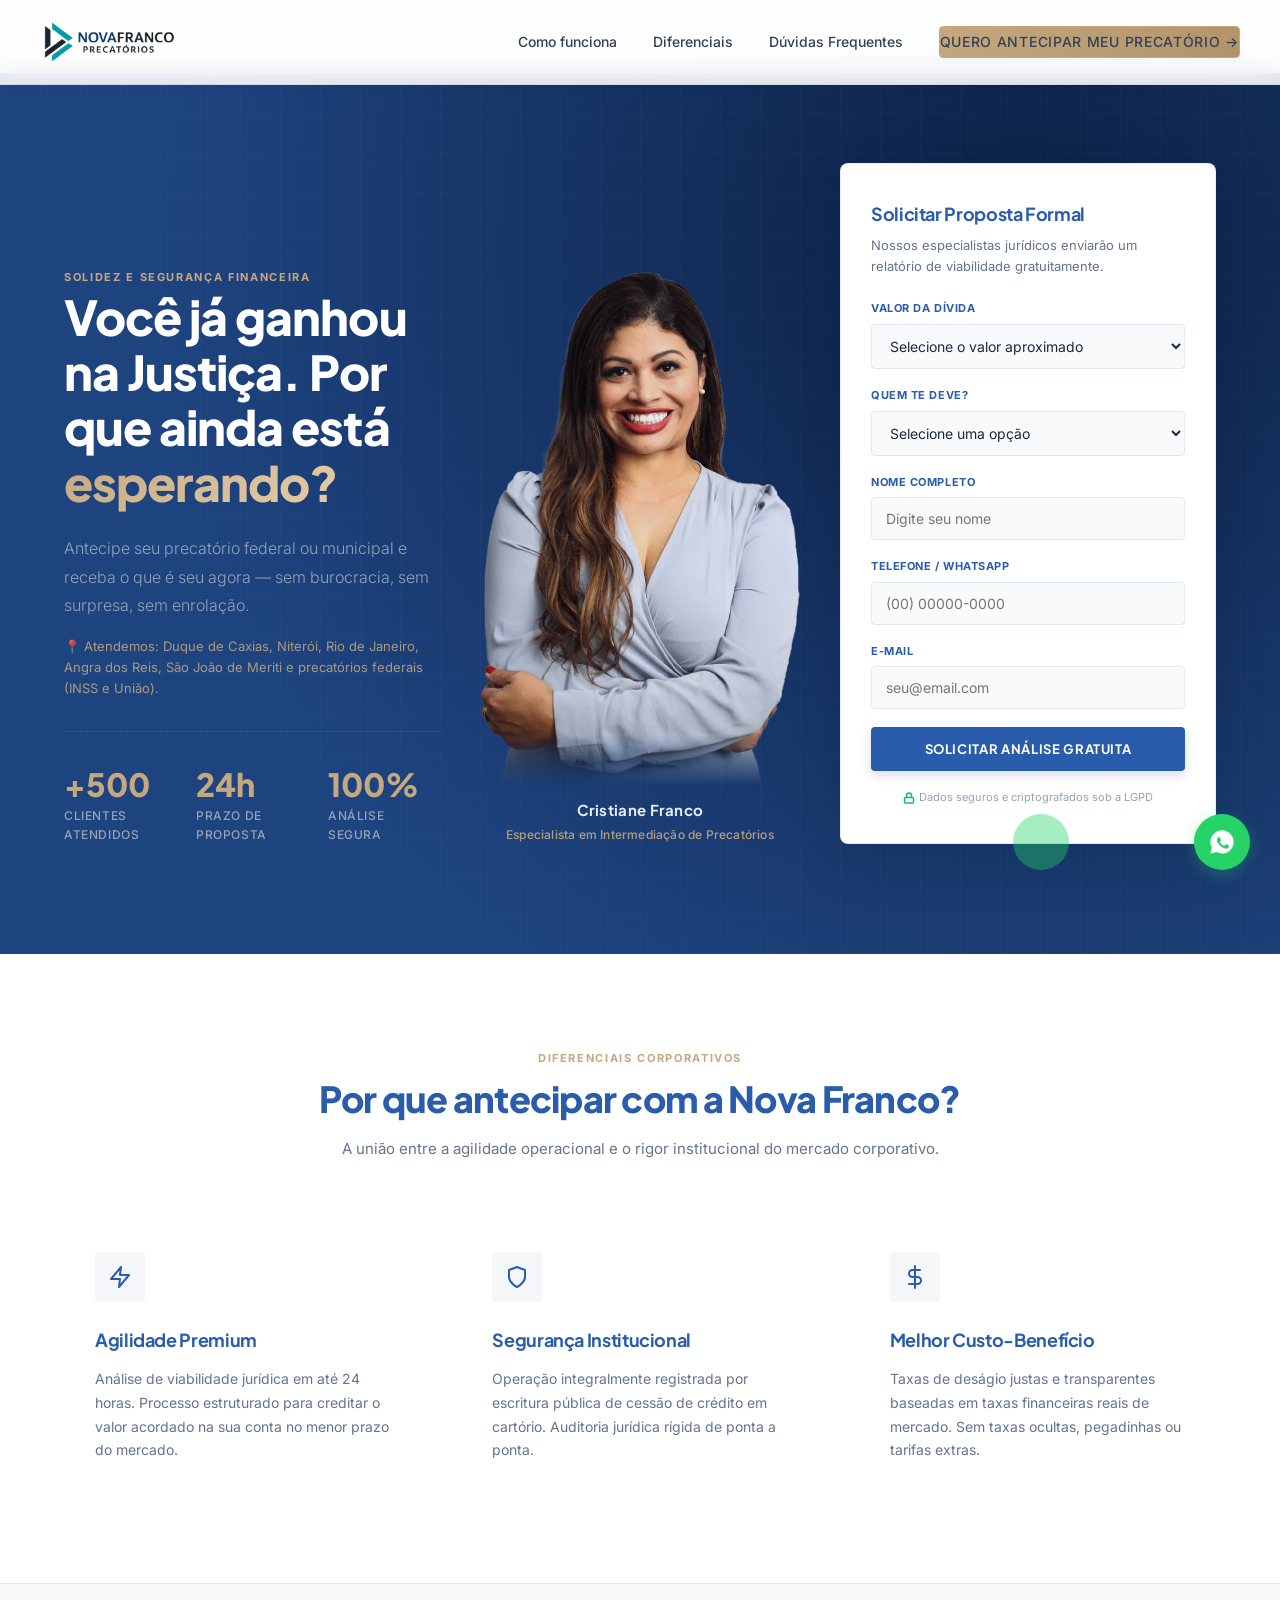
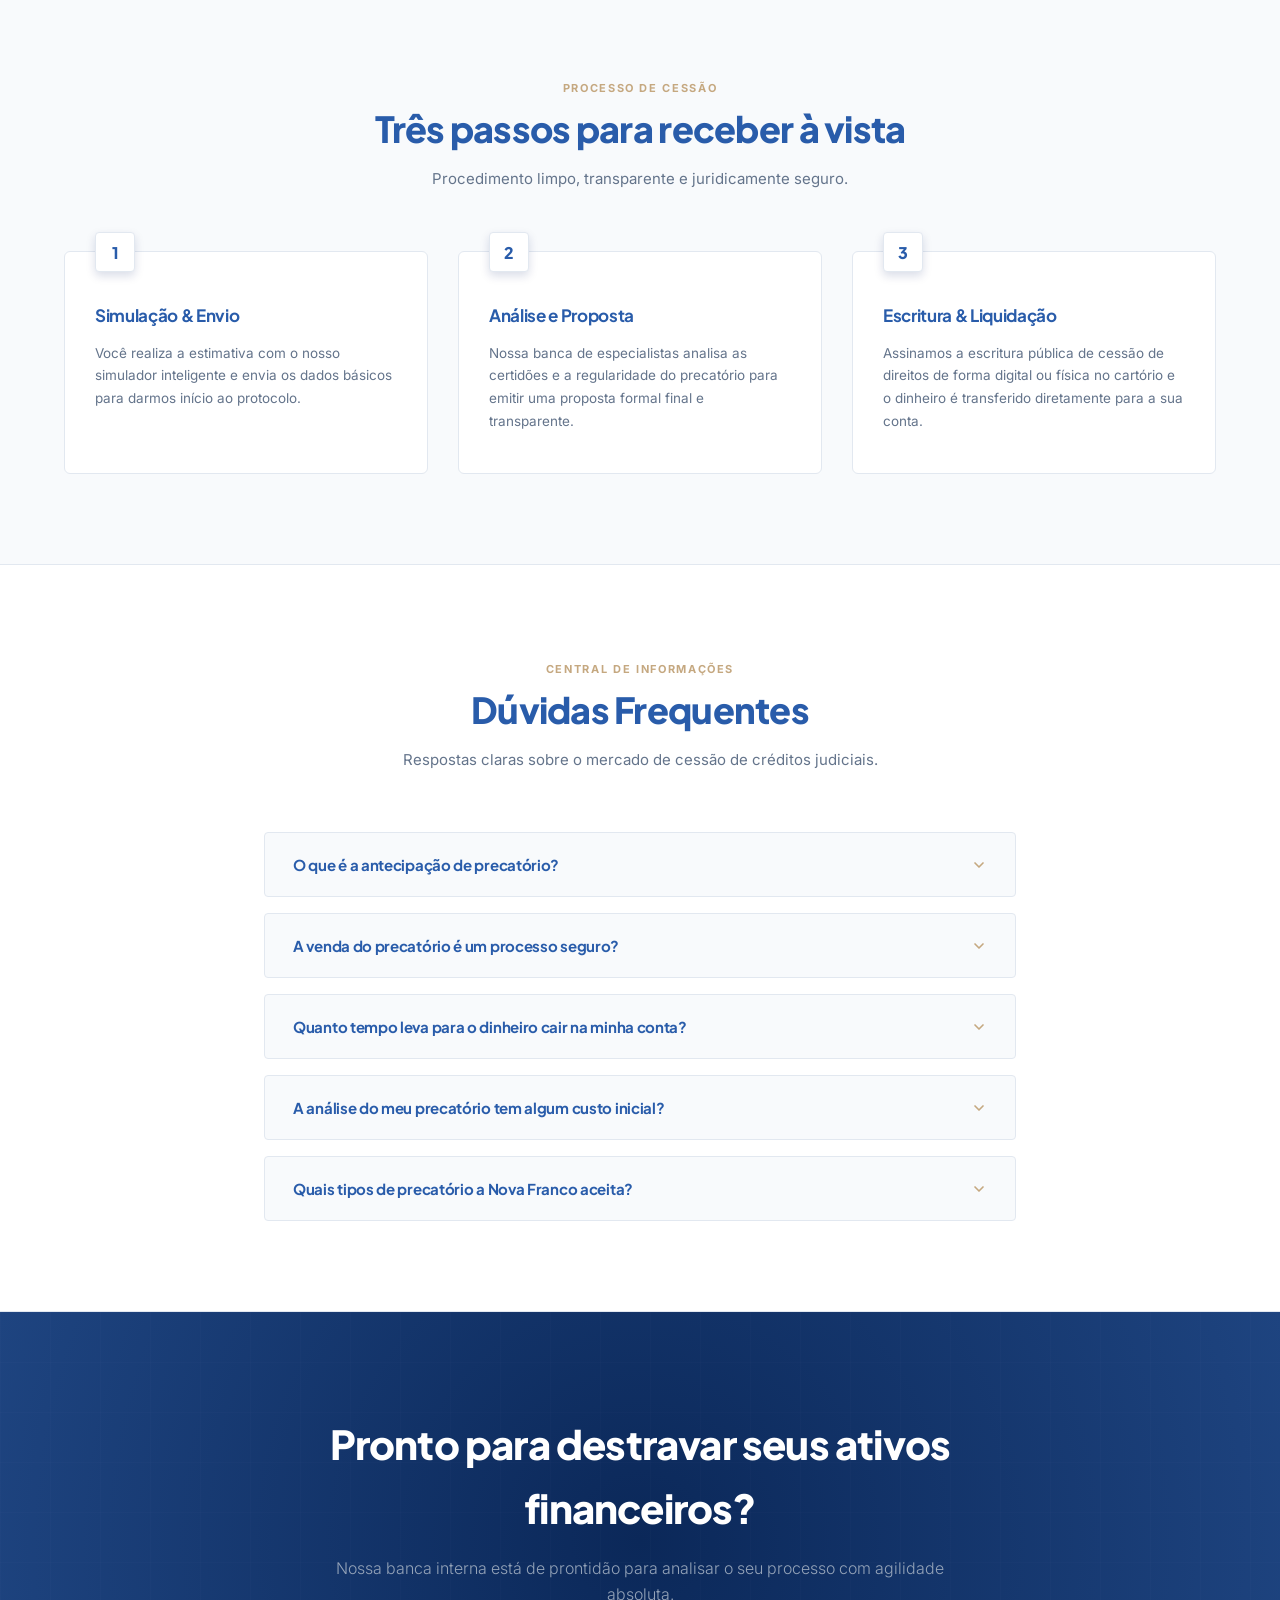
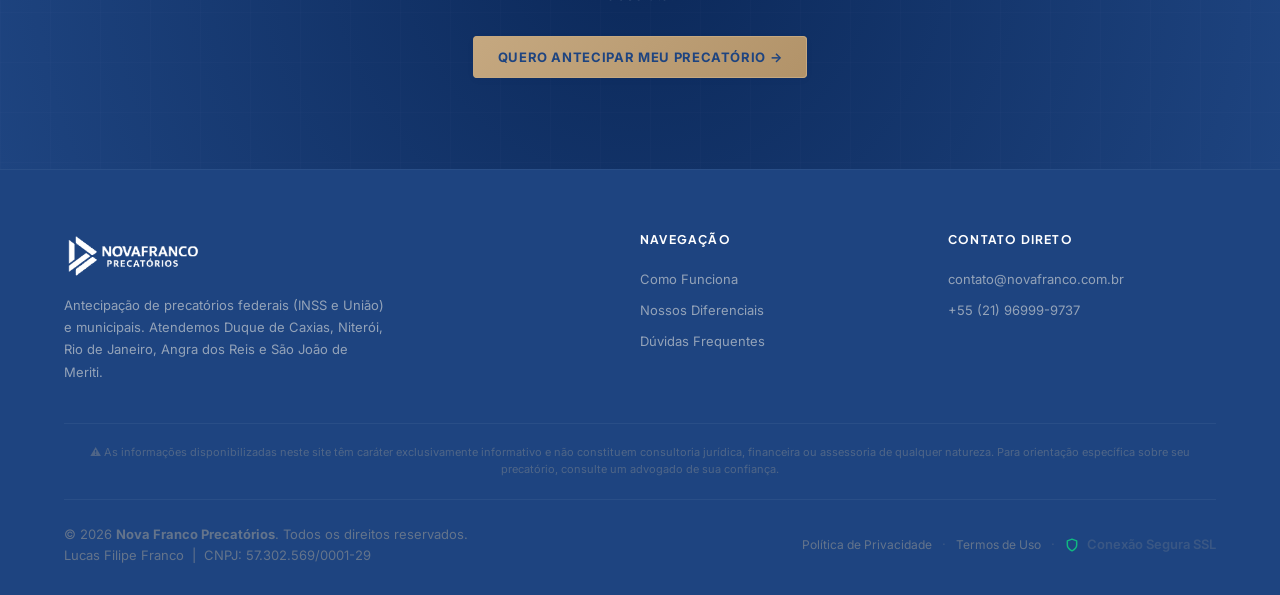
<file: index.html>
<!DOCTYPE html>
<html lang="pt-BR">
<head>
  <meta charset="UTF-8">
  <meta name="viewport" content="width=device-width, initial-scale=1.0">
  <meta name="description" content="Antecipe seu precatório federal (INSS) ou municipal em Duque de Caxias, Niterói, Rio de Janeiro, Angra dos Reis e São João de Meriti. Proposta gratuita em até 24h. Receba à vista o que é seu.">
  <meta name="keywords" content="antecipar precatório, vender precatório, precatório Duque de Caxias, precatório Niterói, precatório Rio de Janeiro, precatório INSS, antecipação precatório RJ, precatório São João de Meriti, precatório Angra dos Reis">
  <meta name="theme-color" content="#05132A">
  <meta name="robots" content="index, follow">
  <title>Antecipar Precatório RJ | Nova Franco Precatórios</title>
  <!-- Favicon -->
  <link rel="icon" type="image/x-icon" href="favicon.ico">
  <link rel="icon" type="image/png" sizes="32x32" href="img/favicon-32x32.png">
  <link rel="icon" type="image/png" sizes="16x16" href="img/favicon-16x16.png">
  <link rel="apple-touch-icon" sizes="180x180" href="img/apple-touch-icon.png">

  <!-- Open Graph (WhatsApp, Facebook, Instagram) -->
  <meta property="og:type" content="website">
  <meta property="og:url" content="https://novafranco.com.br/">
  <meta property="og:title" content="Antecipe seu Precatório e Receba À Vista | Nova Franco">
  <meta property="og:description" content="Você já ganhou na Justiça. Por que ainda está esperando? Antecipe seu precatório federal ou municipal e receba agora — sem burocracia, sem surpresa.">
  <meta property="og:image" content="https://novafranco.com.br/img/og-image.jpg">
  <meta property="og:locale" content="pt_BR">
  <meta property="og:site_name" content="Nova Franco Precatórios">

  <!-- Twitter/X Card -->
  <meta name="twitter:card" content="summary_large_image">
  <meta name="twitter:title" content="Antecipe seu Precatório | Nova Franco Precatórios">
  <meta name="twitter:description" content="Proposta gratuita em até 24h. Atendemos Duque de Caxias, Niterói, Rio de Janeiro, Angra dos Reis e São João de Meriti.">
  <meta name="twitter:image" content="https://novafranco.com.br/img/og-image.jpg">

  <!-- Schema.org LocalBusiness -->
  <script type="application/ld+json">
  {
    "@context": "https://schema.org",
    "@type": "FinancialService",
    "name": "Nova Franco Precatórios",
    "description": "Intermediação e antecipação de precatórios federais (INSS e União) e municipais no Rio de Janeiro. Proposta gratuita em até 24 horas.",
    "url": "https://novafranco.com.br",
    "telephone": "+5521969999737",
    "email": "contato@novafranco.com.br",
    "areaServed": [
      {"@type": "City", "name": "Duque de Caxias"},
      {"@type": "City", "name": "Niterói"},
      {"@type": "City", "name": "Rio de Janeiro"},
      {"@type": "City", "name": "Angra dos Reis"},
      {"@type": "City", "name": "São João de Meriti"}
    ],
    "serviceType": "Antecipação de Precatórios",
    "priceRange": "Gratuito",
    "currenciesAccepted": "BRL",
    "openingHours": "Mo-Fr 09:00-18:00",
    "sameAs": []
  }
  </script>
  
  <!-- Fonts -->
  <link rel="preconnect" href="https://fonts.googleapis.com">
  <link rel="preconnect" href="https://fonts.gstatic.com" crossorigin>
  <link href="https://fonts.googleapis.com/css2?family=Inter:wght@300;400;500;600;700&family=Plus+Jakarta+Sans:wght@500;600;700;800&display=swap" rel="stylesheet">
  
  <!-- Custom CSS -->
  <link rel="stylesheet" href="css/styles.css">

  <!-- Google Tag Manager -->
  <script>(function(w,d,s,l,i){w[l]=w[l]||[];w[l].push({'gtm.start':
  new Date().getTime(),event:'gtm.js'});var f=d.getElementsByTagName(s)[0],
  j=d.createElement(s),dl=l!='dataLayer'?'&l='+l:'';j.async=true;j.src=
  'https://www.googletagmanager.com/gtm.js?id='+i+dl;f.parentNode.insertBefore(j,f);
  })(window,document,'script','dataLayer','GTM-PXS7DNHP');</script>
  <!-- End Google Tag Manager -->

  <!-- Meta Pixel: instalar via Google Tag Manager -->

  <!-- Canonical -->
  <link rel="canonical" href="https://novafranco.com.br/">

  <!-- FAQ Schema -->
  <script type="application/ld+json">
  {
    "@context": "https://schema.org",
    "@type": "FAQPage",
    "mainEntity": [
      {
        "@type": "Question",
        "name": "O que é a antecipação de precatório?",
        "acceptedAnswer": {
          "@type": "Answer",
          "text": "A antecipação (ou cessão de crédito) é uma operação legal e autorizada pelo Artigo 78 do ADCT da Constituição Federal. Ela permite que você venda o direito de receber o seu precatório para a Nova Franco em troca de um pagamento à vista com desconto (deságio), eliminando anos de espera na fila do governo."
        }
      },
      {
        "@type": "Question",
        "name": "A venda do precatório é um processo seguro?",
        "acceptedAnswer": {
          "@type": "Answer",
          "text": "Sim, é extremamente seguro. Todo o processo é formalizado por meio de uma Escritura Pública de Cessão de Crédito lavrada em Cartório de Notas e informada ao tribunal onde corre o processo. Esse procedimento garante proteção jurídica absoluta tanto para quem vende quanto para quem compra o precatório."
        }
      },
      {
        "@type": "Question",
        "name": "Quanto tempo leva para o dinheiro cair na minha conta?",
        "acceptedAnswer": {
          "@type": "Answer",
          "text": "Após o envio dos documentos básicos e aprovação da análise jurídica, a minuta do contrato é elaborada de imediato. A assinatura e a liquidação financeira (TED ou PIX) ocorrem geralmente em um prazo de 24 a 48 horas úteis."
        }
      },
      {
        "@type": "Question",
        "name": "A análise do meu precatório tem algum custo inicial?",
        "acceptedAnswer": {
          "@type": "Answer",
          "text": "Nenhum. A Nova Franco realiza toda a análise cadastral, verificação de regularidade do processo, cálculos matemáticos e análise de riscos de forma 100% gratuita. Você só cede o crédito se concordar formalmente com os valores apresentados na proposta."
        }
      },
      {
        "@type": "Question",
        "name": "Quais tipos de precatório a Nova Franco aceita?",
        "acceptedAnswer": {
          "@type": "Answer",
          "text": "Nós antecipamos precatórios das esferas Federal (contra o INSS, União e autarquias federais) e Municipal (contra grandes capitais e prefeituras do país), tanto de natureza alimentar quanto comum."
        }
      }
    ]
  }
  </script>
</head>
<body>

  <!-- Google Tag Manager (noscript) -->
  <noscript><iframe src="https://www.googletagmanager.com/ns.html?id=GTM-PXS7DNHP"
  height="0" width="0" style="display:none;visibility:hidden"></iframe></noscript>
  <!-- End Google Tag Manager (noscript) -->

  <!-- HEADER -->
  <header id="header">
    <a class="logo" href="#">
      <img src="img/logo.webp" alt="Nova Franco Precatórios" class="logo-img" width="180" height="67">
    </a>
    <!-- Botão WhatsApp no header — visível só no mobile via CSS -->
    <a href="https://wa.me/5521969999737?text=Ol%C3%A1%2C%20gostaria%20de%20solicitar%20uma%20an%C3%A1lise%20gratuita%20do%20meu%20precat%C3%B3rio." target="_blank" class="header-whatsapp-btn" aria-label="WhatsApp">
      <svg viewBox="0 0 24 24" width="28" height="28" fill="#25D366">
        <path d="M12.012 2c-5.506 0-9.989 4.478-9.99 9.984a9.96 9.96 0 001.333 4.993L2 22l5.13-1.343a9.94 9.94 0 004.881 1.28c5.508 0 9.99-4.479 9.991-9.985C22.003 6.478 17.518 2 12.012 2zm6.059 14.152c-.27.76-1.357 1.393-1.857 1.488-.475.09-1.092.164-3.13-.675-2.607-1.074-4.269-3.719-4.4-3.892-.128-.172-1.05-1.393-1.05-2.656 0-1.263.66-1.884.896-2.128.236-.243.513-.304.685-.304.173 0 .346.002.496.009.157.007.367-.06.574.453.212.525.728 1.77.79 1.895.064.126.107.272.022.44-.086.17-.128.272-.258.423-.13.15-.27.337-.386.452-.128.127-.26.265-.113.516.146.251.65 1.071 1.395 1.734.96.857 1.768 1.122 2.023 1.25.255.127.404.107.553-.064.15-.17.637-.745.807-.998.17-.253.339-.212.573-.127.234.086 1.487.702 1.742.829.255.127.425.191.489.301.064.111.064.646-.206 1.406z"/>
      </svg>
    </a>
    <nav class="nav">
      <a href="#como-funciona">Como funciona</a>
      <a href="#beneficios">Diferenciais</a>
      <a href="#faq">Dúvidas Frequentes</a>
      <a href="#simulador" class="btn-gold">Quero antecipar meu precatório →</a>
    </nav>
  </header>

  <!-- HERO SECTION -->
  <section class="hero">
    <div class="container hero-container">
      <div class="hero-content">
        <span class="section-label" style="color: var(--accent-gold);">Solidez e Segurança Financeira</span>
        <h1>Você já ganhou na Justiça. Por que ainda está <span class="gold-text">esperando?</span></h1>
        <p class="hero-subtitle">
          Antecipe seu precatório federal ou municipal e receba o que é seu agora — sem burocracia, sem surpresa, sem enrolação.
        </p>
        <p class="hero-cidades">
          📍 Atendemos: Duque de Caxias, Niterói, Rio de Janeiro, Angra dos Reis, São João de Meriti e precatórios federais (INSS e União).
        </p>

        <div class="hero-stats">
          <div class="stat-item">
            <div class="stat-number">+500</div>
            <div class="stat-label">Clientes Atendidos</div>
          </div>
          <div class="stat-item">
            <div class="stat-number">24h</div>
            <div class="stat-label">Prazo de Proposta</div>
          </div>
          <div class="stat-item">
            <div class="stat-number">100%</div>
            <div class="stat-label">Análise Segura</div>
          </div>
        </div>
      </div>

      <!-- FOTO CRISTIANE -->
      <div class="hero-image-bg">
        <img src="img/cristiane.webp" alt="Cristiane Franco - Especialista em Intermediação de Precatórios">
        <div class="hero-image-caption">
          <span class="hero-caption-name">Cristiane Franco</span>
          <span class="hero-caption-title">Especialista em Intermediação de Precatórios</span>
        </div>
      </div>

      <!-- FORMULÁRIO -->
      <div class="premium-card" id="simulador">
        <div class="card-body">
          <!-- FORMULÁRIO DE PROPOSTA -->
          <div class="tab-content active" id="tab-cadastro">
            <h3 class="card-title">Solicitar Proposta Formal</h3>
            <p class="card-desc">Nossos especialistas jurídicos enviarão um relatório de viabilidade gratuitamente.</p>

            <form class="hero-form" id="contato-form">

              <!-- VALOR DA DÍVIDA -->
              <div class="form-group">
                <label for="select-valor">Valor da Dívida</label>
                <select class="form-control" id="select-valor" name="valor_divida">
                  <option value="" disabled selected>Selecione o valor aproximado</option>
                  <option value="Até R$ 50 mil">Até R$ 50 mil</option>
                  <option value="R$ 50 mil a R$ 100 mil">R$ 50 mil – R$ 100 mil</option>
                  <option value="R$ 100 mil a R$ 500 mil">R$ 100 mil – R$ 500 mil</option>
                  <option value="Acima de R$ 500 mil">Acima de R$ 500 mil</option>
                </select>
              </div>

              <!-- MUNICÍPIO -->
              <div class="form-group">
                <label for="select-municipio">Quem te deve?</label>
                <select class="form-control" id="select-municipio" name="municipio" required>
                  <option value="" disabled selected>Selecione uma opção</option>
                  <option value="Federal - INSS ou União">Federal — INSS ou União</option>
                  <option value="Municipal Duque de Caxias">Prefeitura de Duque de Caxias</option>
                  <option value="Municipal Niterói">Prefeitura de Niterói</option>
                  <option value="Municipal Rio de Janeiro">Prefeitura do Rio de Janeiro</option>
                  <option value="Municipal Angra dos Reis">Prefeitura de Angra dos Reis</option>
                  <option value="Municipal São João de Meriti">Prefeitura de São João de Meriti</option>
                  <option value="Outro município">Outro município</option>
                </select>
              </div>

              <div class="form-group">
                <label for="lead-name">Nome Completo</label>
                <input type="text" id="lead-name" name="nome" class="form-control" placeholder="Digite seu nome" required>
              </div>

              <div class="form-group">
                <label for="lead-phone">Telefone / WhatsApp</label>
                <input type="tel" id="lead-phone" name="telefone" class="form-control" placeholder="(00) 00000-0000" required>
              </div>
              <div class="form-group">
                <label for="lead-email">E-mail</label>
                <input type="email" id="lead-email" name="email" class="form-control" placeholder="seu@email.com">
              </div>

              <div class="form-group" style="margin-top: 10px;">
                <button type="submit" class="btn-submit" id="submit-btn">Solicitar análise gratuita</button>
              </div>

              <div class="form-note">
                <svg width="12" height="12" viewBox="0 0 24 24" fill="none" stroke="currentColor" stroke-width="3" stroke-linecap="round" stroke-linejoin="round" style="color: var(--success);"><rect x="3" y="11" width="18" height="11" rx="2" ry="2"></rect><path d="M7 11V7a5 5 0 0 1 10 0v4"></path></svg>
                Dados seguros e criptografados sob a LGPD
              </div>
            </form>
          </div>
        </div>
      </div>
    </div>
  </section>


  <!-- BENEFITS / DIFFERENTIERS -->
  <section class="benefits" id="beneficios">
    <div class="container">
      <div class="section-hdr">
        <span class="section-label">Diferenciais Corporativos</span>
        <h2 class="section-title">Por que antecipar com a Nova Franco?</h2>
        <p class="section-subtitle">A união entre a agilidade operacional e o rigor institucional do mercado corporativo.</p>
      </div>

      <div class="benefits-grid">
        <div class="benefit-card">
          <div class="benefit-icon-wrapper">
            <svg width="24" height="24" viewBox="0 0 24 24" fill="none" stroke="currentColor" stroke-width="2" stroke-linecap="round" stroke-linejoin="round"><polygon points="13 2 3 14 12 14 11 22 21 10 12 10 13 2"></polygon></svg>
          </div>
          <h3>Agilidade Premium</h3>
          <p>Análise de viabilidade jurídica em até 24 horas. Processo estruturado para creditar o valor acordado na sua conta no menor prazo do mercado.</p>
        </div>

        <div class="benefit-card">
          <div class="benefit-icon-wrapper">
            <svg width="24" height="24" viewBox="0 0 24 24" fill="none" stroke="currentColor" stroke-width="2" stroke-linecap="round" stroke-linejoin="round"><path d="M12 22s8-4 8-10V5l-8-3-8 3v7c0 6 8 10 8 10z"></path></svg>
          </div>
          <h3>Segurança Institucional</h3>
          <p>Operação integralmente registrada por escritura pública de cessão de crédito em cartório. Auditoria jurídica rígida de ponta a ponta.</p>
        </div>

        <div class="benefit-card">
          <div class="benefit-icon-wrapper">
            <svg width="24" height="24" viewBox="0 0 24 24" fill="none" stroke="currentColor" stroke-width="2" stroke-linecap="round" stroke-linejoin="round"><line x1="12" y1="1" x2="12" y2="23"></line><path d="M17 5H9.5a3.5 3.5 0 0 0 0 7h5a3.5 3.5 0 0 1 0 7H6"></path></svg>
          </div>
          <h3>Melhor Custo-Benefício</h3>
          <p>Taxas de deságio justas e transparentes baseadas em taxas financeiras reais de mercado. Sem taxas ocultas, pegadinhas ou tarifas extras.</p>
        </div>
      </div>
    </div>
  </section>

  <!-- HOW IT WORKS (TIMELINE) -->
  <section class="steps" id="como-funciona">
    <div class="container">
      <div class="section-hdr">
        <span class="section-label">Processo de Cessão</span>
        <h2 class="section-title">Três passos para receber à vista</h2>
        <p class="section-subtitle">Procedimento limpo, transparente e juridicamente seguro.</p>
      </div>

      <div class="steps-grid">
        <div class="step-card">
          <div class="step-number">1</div>
          <h3>Simulação & Envio</h3>
          <p>Você realiza a estimativa com o nosso simulador inteligente e envia os dados básicos para darmos início ao protocolo.</p>
        </div>
        <div class="step-card">
          <div class="step-number">2</div>
          <h3>Análise e Proposta</h3>
          <p>Nossa banca de especialistas analisa as certidões e a regularidade do precatório para emitir uma proposta formal final e transparente.</p>
        </div>
        <div class="step-card">
          <div class="step-number">3</div>
          <h3>Escritura & Liquidação</h3>
          <p>Assinamos a escritura pública de cessão de direitos de forma digital ou física no cartório e o dinheiro é transferido diretamente para a sua conta.</p>
        </div>
      </div>
    </div>
  </section>

  <!-- FAQ SECTION -->
  <section class="faq" id="faq">
    <div class="container faq-container">
      <div class="section-hdr">
        <span class="section-label">Central de Informações</span>
        <h2 class="section-title">Dúvidas Frequentes</h2>
        <p class="section-subtitle">Respostas claras sobre o mercado de cessão de créditos judiciais.</p>
      </div>

      <div class="faq-list">
        <div class="faq-item">
          <button class="faq-trigger" onclick="toggleFaq(this)">
            <h3>O que é a antecipação de precatório?</h3>
            <svg class="faq-chevron" width="16" height="16" viewBox="0 0 24 24" fill="none" stroke="currentColor" stroke-width="2.5" stroke-linecap="round" stroke-linejoin="round"><polyline points="6 9 12 15 18 9"></polyline></svg>
          </button>
          <div class="faq-content">
            <div class="faq-content-inner">
              A antecipação (ou cessão de crédito) é uma operação legal e autorizada pelo Artigo 78 do ADCT da Constituição Federal. Ela permite que você venda o direito de receber o seu precatório para a Nova Franco em troca de um pagamento à vista com desconto (deságio), eliminando anos de espera na fila do governo.
            </div>
          </div>
        </div>

        <div class="faq-item">
          <button class="faq-trigger" onclick="toggleFaq(this)">
            <h3>A venda do precatório é um processo seguro?</h3>
            <svg class="faq-chevron" width="16" height="16" viewBox="0 0 24 24" fill="none" stroke="currentColor" stroke-width="2.5" stroke-linecap="round" stroke-linejoin="round"><polyline points="6 9 12 15 18 9"></polyline></svg>
          </button>
          <div class="faq-content">
            <div class="faq-content-inner">
              Sim, é extremamente seguro. Todo o processo é formalizado por meio de uma **Escritura Pública de Cessão de Crédito** lavrada em Cartório de Notas e informada ao tribunal onde corre o processo. Esse procedimento garante proteção jurídica absoluta tanto para quem vende quanto para quem compra o precatório.
            </div>
          </div>
        </div>

        <div class="faq-item">
          <button class="faq-trigger" onclick="toggleFaq(this)">
            <h3>Quanto tempo leva para o dinheiro cair na minha conta?</h3>
            <svg class="faq-chevron" width="16" height="16" viewBox="0 0 24 24" fill="none" stroke="currentColor" stroke-width="2.5" stroke-linecap="round" stroke-linejoin="round"><polyline points="6 9 12 15 18 9"></polyline></svg>
          </button>
          <div class="faq-content">
            <div class="faq-content-inner">
              Após o envio dos documentos básicos e aprovação da análise jurídica, a minuta do contrato é elaborada de imediato. A assinatura e a liquidação financeira (TED ou PIX) ocorrem geralmente em um prazo de **24 a 48 horas úteis**.
            </div>
          </div>
        </div>

        <div class="faq-item">
          <button class="faq-trigger" onclick="toggleFaq(this)">
            <h3>A análise do meu precatório tem algum custo inicial?</h3>
            <svg class="faq-chevron" width="16" height="16" viewBox="0 0 24 24" fill="none" stroke="currentColor" stroke-width="2.5" stroke-linecap="round" stroke-linejoin="round"><polyline points="6 9 12 15 18 9"></polyline></svg>
          </button>
          <div class="faq-content">
            <div class="faq-content-inner">
              Nenhum. A Nova Franco realiza toda a análise cadastral, verificação de regularidade do processo, cálculos matemáticos e análise de riscos de forma **100% gratuita**. Você só cede o crédito se concordar formalmente com os valores apresentados na proposta.
            </div>
          </div>
        </div>

        <div class="faq-item">
          <button class="faq-trigger" onclick="toggleFaq(this)">
            <h3>Quais tipos de precatório a Nova Franco aceita?</h3>
            <svg class="faq-chevron" width="16" height="16" viewBox="0 0 24 24" fill="none" stroke="currentColor" stroke-width="2.5" stroke-linecap="round" stroke-linejoin="round"><polyline points="6 9 12 15 18 9"></polyline></svg>
          </button>
          <div class="faq-content">
            <div class="faq-content-inner">
              Nós antecipamos precatórios das esferas **Federal** (contra o INSS, União e autarquias federais) e **Municipal** (contra grandes capitais e prefeituras do país), tanto de natureza alimentar quanto comum.
            </div>
          </div>
        </div>
      </div>
    </div>
  </section>

  <!-- CTA FINAL -->
  <section class="cta-section">
    <div class="cta-container">
      <h2>Pronto para destravar seus ativos financeiros?</h2>
      <p>Nossa banca interna está de prontidão para analisar o seu processo com agilidade absoluta.</p>
      <a href="#simulador" class="btn-gold">Quero antecipar meu precatório →</a>
    </div>
  </section>

  <!-- FOOTER -->
  <footer>
    <div class="container">
      <div class="footer-grid">
        <div class="footer-info">
          <a class="logo" href="#" style="margin-bottom: 12px;">
            <img src="img/logo.webp" alt="Nova Franco Precatórios" class="logo-img" width="160" height="60" style="filter: brightness(0) invert(1);">
          </a>
          <p>Antecipação de precatórios federais (INSS e União) e municipais. Atendemos Duque de Caxias, Niterói, Rio de Janeiro, Angra dos Reis e São João de Meriti.</p>
        </div>
        <div class="footer-links">
          <h4>Navegação</h4>
          <ul>
            <li><a href="#como-funciona">Como Funciona</a></li>
            <li><a href="#beneficios">Nossos Diferenciais</a></li>
            <li><a href="#faq">Dúvidas Frequentes</a></li>
          </ul>
        </div>
        <div class="footer-links">
          <h4>Contato Direto</h4>
          <ul>
            <li><a href="mailto:contato@novafranco.com.br">contato@novafranco.com.br</a></li>
            <li><a href="tel:+5521969999737">+55 (21) 96999-9737</a></li>
          </ul>
        </div>
      </div>

      <div class="footer-legal">
        <p>⚠️ As informações disponibilizadas neste site têm caráter exclusivamente informativo e não constituem consultoria jurídica, financeira ou assessoria de qualquer natureza. Para orientação específica sobre seu precatório, consulte um advogado de sua confiança.</p>
      </div>

      <div class="footer-bottom">
        <p>&copy; 2026 <strong>Nova Franco Precatórios</strong>. Todos os direitos reservados.<br>
        Lucas Filipe Franco &nbsp;|&nbsp; CNPJ: 57.302.569/0001-29</p>
        <div class="footer-bottom-links">
          <a href="privacidade.html">Política de Privacidade</a>
          <span>·</span>
          <a href="termos.html">Termos de Uso</a>
          <span>·</span>
          <div class="security-badge">
            <svg width="14" height="14" viewBox="0 0 24 24" fill="none" stroke="currentColor" stroke-width="2.5" stroke-linecap="round" stroke-linejoin="round"><path d="M12 22s8-4 8-10V5l-8-3-8 3v7c0 6 8 10 8 10z"></path></svg>
            <span>Conexão Segura SSL</span>
          </div>
        </div>
      </div>
    </div>
  </footer>

  <!-- FLOATING WHATSAPP WIDGET -->
  <div class="whatsapp-widget">
    <div class="wa-tooltip">Falar com especialista</div>
    <div class="wa-pulse"></div>
    <a href="https://wa.me/5521969999737?text=Ol%C3%A1%2C%20gostaria%20de%20solicitar%20uma%20an%C3%A1lise%20gratuita%20do%20meu%20precat%C3%B3rio." target="_blank" class="wa-btn" aria-label="Fale conosco no WhatsApp">
      <svg viewBox="0 0 24 24">
        <path d="M12.012 2c-5.506 0-9.989 4.478-9.99 9.984a9.96 9.96 0 001.333 4.993L2 22l5.13-1.343a9.94 9.94 0 004.881 1.28c5.508 0 9.99-4.479 9.991-9.985C22.003 6.478 17.518 2 12.012 2zm6.059 14.152c-.27.76-1.357 1.393-1.857 1.488-.475.09-1.092.164-3.13-.675-2.607-1.074-4.269-3.719-4.4-3.892-.128-.172-1.05-1.393-1.05-2.656 0-1.263.66-1.884.896-2.128.236-.243.513-.304.685-.304.173 0 .346.002.496.009.157.007.367-.06.574.453.212.525.728 1.77.79 1.895.064.126.107.272.022.44-.086.17-.128.272-.258.423-.13.15-.27.337-.386.452-.128.127-.26.265-.113.516.146.251.65 1.071 1.395 1.734.96.857 1.768 1.122 2.023 1.25.255.127.404.107.553-.064.15-.17.637-.745.807-.998.17-.253.339-.212.573-.127.234.086 1.487.702 1.742.829.255.127.425.191.489.301.064.111.064.646-.206 1.406z"/>
      </svg>
    </a>
  </div>

  <!-- TOAST NOTIFICATION -->
  <div id="toast-success" class="toast">
    <div class="toast-icon">
      <svg width="20" height="20" viewBox="0 0 24 24" fill="none" stroke="currentColor" stroke-width="3" stroke-linecap="round" stroke-linejoin="round"><path d="M22 11.08V12a10 10 0 1 1-5.93-9.14"></path><polyline points="22 4 12 14.01 9 11.01"></polyline></svg>
    </div>
    <div class="toast-msg">Solicitação enviada com sucesso!</div>
  </div>

  <!-- App Logic -->
  <script src="js/app.js"></script>

  <!-- BOTÃO FIXO MOBILE — oculto no desktop via CSS -->
  <div class="mobile-sticky-cta" style="display:none;">
    <a href="#simulador">QUERO ANTECIPAR MEU PRECATÓRIO</a>
  </div>

</body>
</html>
</file>
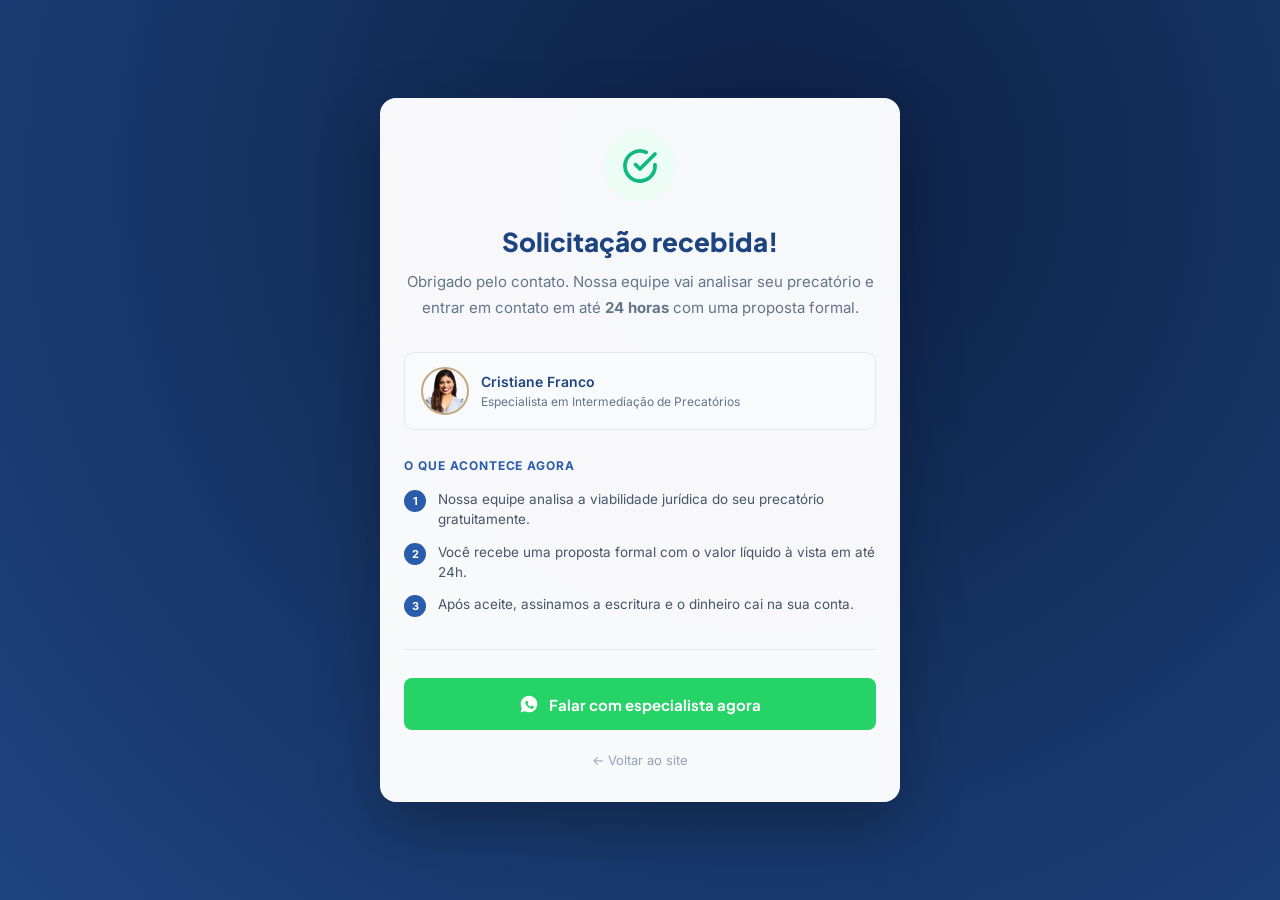
<file: obrigado.html>
<!DOCTYPE html>
<html lang="pt-BR">
<head>
  <meta charset="UTF-8">
  <meta name="viewport" content="width=device-width, initial-scale=1.0">
  <title>Solicitação Recebida – Nova Franco Precatórios</title>
  <!-- Favicon -->
  <link rel="icon" type="image/x-icon" href="favicon.ico">
  <link rel="icon" type="image/png" sizes="32x32" href="img/favicon-32x32.png">
  <link rel="icon" type="image/png" sizes="16x16" href="img/favicon-16x16.png">
  <link rel="apple-touch-icon" sizes="180x180" href="img/apple-touch-icon.png">

  <!-- Google Tag Manager -->
  <script>(function(w,d,s,l,i){w[l]=w[l]||[];w[l].push({'gtm.start':
  new Date().getTime(),event:'gtm.js'});var f=d.getElementsByTagName(s)[0],
  j=d.createElement(s),dl=l!='dataLayer'?'&l='+l:'';j.async=true;j.src=
  'https://www.googletagmanager.com/gtm.js?id='+i+dl;f.parentNode.insertBefore(j,f);
  })(window,document,'script','dataLayer','GTM-PXS7DNHP');</script>
  <!-- End Google Tag Manager -->

  <link rel="preconnect" href="https://fonts.googleapis.com">
  <link rel="preconnect" href="https://fonts.gstatic.com" crossorigin>
  <link href="https://fonts.googleapis.com/css2?family=Inter:wght@300;400;500;600;700&family=Plus+Jakarta+Sans:wght@500;600;700;800&display=swap" rel="stylesheet">

  <style>
    * { margin: 0; padding: 0; box-sizing: border-box; }

    html, body {
      overflow: hidden;
      height: 100%;
      height: 100dvh;
    }

    :root {
      --primary: #295CAA;
      --primary-dark: #1E4480;
      --accent-gold: #C5A880;
      --white: #FFFFFF;
      --gray-400: #94A3B8;
      --gray-700: #334155;
      --success: #10B981;
    }

    body {
      font-family: 'Inter', sans-serif;
      background: radial-gradient(circle at 60% 20%, #0c2044 0%, #1E4480 100%);
      min-height: 100vh;
      min-height: 100dvh;
      display: flex;
      flex-direction: column;
      align-items: center;
      justify-content: center;
      color: var(--white);
      padding: 20px 16px;
    }

    .logo {
      display: flex;
      align-items: center;
      gap: 10px;
      margin-bottom: 48px;
      text-decoration: none;
    }

    .logo-icon {
      width: 42px;
      height: 42px;
      background: var(--primary);
      border: 2px solid var(--accent-gold);
      border-radius: 8px;
      display: flex;
      align-items: center;
      justify-content: center;
      font-family: 'Plus Jakarta Sans', sans-serif;
      font-weight: 800;
      font-size: 15px;
      color: var(--accent-gold);
    }

    .logo-text {
      display: flex;
      flex-direction: column;
    }

    .logo-main {
      font-family: 'Plus Jakarta Sans', sans-serif;
      font-weight: 700;
      font-size: 16px;
      color: var(--white);
      line-height: 1.1;
    }

    .logo-sub {
      font-size: 11px;
      color: var(--accent-gold);
      font-weight: 500;
      letter-spacing: 0.08em;
      text-transform: uppercase;
    }

    .card {
      background: rgba(255, 255, 255, 0.97);
      border-radius: 16px;
      padding: 32px 24px 24px;
      max-width: 520px;
      width: 100%;
      text-align: center;
      box-shadow: 0 24px 60px rgba(0, 0, 0, 0.25);
    }

    @media (max-width: 480px) {
      .card {
        padding: 28px 20px 20px;
        border-radius: 14px;
      }
      .card h1 { font-size: 22px; }
      .card p { font-size: 14px; margin-bottom: 20px; }
      .check-circle { width: 56px; height: 56px; margin-bottom: 16px; }
      .check-circle svg { width: 28px; height: 28px; }
      .next-steps { margin-bottom: 20px; }
      .step-text { font-size: 13px; }
      .divider { margin: 18px 0; }
      .cristiane { margin-bottom: 20px; padding: 12px 14px; }
    }

    .check-circle {
      width: 72px;
      height: 72px;
      background: #ECFDF5;
      border-radius: 50%;
      display: flex;
      align-items: center;
      justify-content: center;
      margin: 0 auto 24px;
    }

    .check-circle svg {
      color: var(--success);
    }

    .card h1 {
      font-family: 'Plus Jakarta Sans', sans-serif;
      font-size: 26px;
      font-weight: 800;
      color: var(--primary-dark);
      margin-bottom: 12px;
      line-height: 1.2;
    }

    .card p {
      font-size: 15px;
      color: #64748B;
      line-height: 1.7;
      margin-bottom: 32px;
    }

    .divider {
      border: none;
      border-top: 1px solid #E2E8F0;
      margin: 28px 0;
    }

    .next-steps {
      text-align: left;
      margin-bottom: 32px;
    }

    .next-steps h3 {
      font-size: 12px;
      font-weight: 700;
      color: var(--primary);
      text-transform: uppercase;
      letter-spacing: 0.08em;
      margin-bottom: 16px;
    }

    .step-item {
      display: flex;
      align-items: flex-start;
      gap: 12px;
      margin-bottom: 12px;
    }

    .step-dot {
      width: 22px;
      height: 22px;
      min-width: 22px;
      background: var(--primary);
      border-radius: 50%;
      display: flex;
      align-items: center;
      justify-content: center;
      font-size: 11px;
      font-weight: 700;
      color: var(--white);
      margin-top: 1px;
    }

    .step-text {
      font-size: 13.5px;
      color: #475569;
      line-height: 1.5;
    }

    .btn-whatsapp {
      display: flex;
      align-items: center;
      justify-content: center;
      gap: 10px;
      background: #25D366;
      color: var(--white);
      font-family: 'Plus Jakarta Sans', sans-serif;
      font-weight: 700;
      font-size: 15px;
      padding: 16px 24px;
      border-radius: 8px;
      text-decoration: none;
      width: 100%;
      margin-bottom: 12px;
      transition: background 0.2s ease, transform 0.15s ease;
    }

    .btn-whatsapp:hover {
      background: #1ebe59;
      transform: translateY(-1px);
    }

    .btn-voltar {
      display: block;
      text-align: center;
      font-size: 13px;
      color: #94A3B8;
      text-decoration: none;
      padding: 10px;
      transition: color 0.2s;
    }

    .btn-voltar:hover {
      color: var(--primary);
    }

    .cristiane {
      display: flex;
      align-items: center;
      gap: 12px;
      background: #F8FAFC;
      border: 1px solid #E2E8F0;
      border-radius: 10px;
      padding: 14px 16px;
      margin-bottom: 28px;
      text-align: left;
    }

    .cristiane img {
      width: 48px;
      height: 48px;
      border-radius: 50%;
      object-fit: cover;
      object-position: top;
      border: 2px solid var(--accent-gold);
    }

    .cristiane-info strong {
      display: block;
      font-size: 14px;
      color: var(--primary-dark);
      font-weight: 600;
    }

    .cristiane-info span {
      font-size: 12px;
      color: #64748B;
    }
  </style>
</head>
<body>

  <!-- Google Tag Manager (noscript) -->
  <noscript><iframe src="https://www.googletagmanager.com/ns.html?id=GTM-PXS7DNHP"
  height="0" width="0" style="display:none;visibility:hidden"></iframe></noscript>
  <!-- End Google Tag Manager (noscript) -->

  <div class="card">

    <div class="check-circle">
      <svg width="36" height="36" viewBox="0 0 24 24" fill="none" stroke="currentColor" stroke-width="2.5" stroke-linecap="round" stroke-linejoin="round">
        <path d="M22 11.08V12a10 10 0 1 1-5.93-9.14"></path>
        <polyline points="22 4 12 14.01 9 11.01"></polyline>
      </svg>
    </div>

    <h1>Solicitação recebida!</h1>
    <p>Obrigado pelo contato. Nossa equipe vai analisar seu precatório e entrar em contato em até <strong>24 horas</strong> com uma proposta formal.</p>

    <div class="cristiane">
      <img src="img/cristiane.webp" alt="Cristiane Franco">
      <div class="cristiane-info">
        <strong>Cristiane Franco</strong>
        <span>Especialista em Intermediação de Precatórios</span>
      </div>
    </div>

    <div class="next-steps">
      <h3>O que acontece agora</h3>
      <div class="step-item">
        <div class="step-dot">1</div>
        <div class="step-text">Nossa equipe analisa a viabilidade jurídica do seu precatório gratuitamente.</div>
      </div>
      <div class="step-item">
        <div class="step-dot">2</div>
        <div class="step-text">Você recebe uma proposta formal com o valor líquido à vista em até 24h.</div>
      </div>
      <div class="step-item">
        <div class="step-dot">3</div>
        <div class="step-text">Após aceite, assinamos a escritura e o dinheiro cai na sua conta.</div>
      </div>
    </div>

    <hr class="divider">

    <a href="https://wa.me/5521969999737?text=Ol%C3%A1%2C%20acabei%20de%20solicitar%20uma%20proposta%20no%20site%20e%20gostaria%20de%20falar%20com%20um%20especialista." target="_blank" class="btn-whatsapp">
      <svg width="20" height="20" viewBox="0 0 24 24" fill="currentColor">
        <path d="M12.012 2c-5.506 0-9.989 4.478-9.99 9.984a9.96 9.96 0 001.333 4.993L2 22l5.13-1.343a9.94 9.94 0 004.881 1.28c5.508 0 9.99-4.479 9.991-9.985C22.003 6.478 17.518 2 12.012 2zm6.059 14.152c-.27.76-1.357 1.393-1.857 1.488-.475.09-1.092.164-3.13-.675-2.607-1.074-4.269-3.719-4.4-3.892-.128-.172-1.05-1.393-1.05-2.656 0-1.263.66-1.884.896-2.128.236-.243.513-.304.685-.304.173 0 .346.002.496.009.157.007.367-.06.574.453.212.525.728 1.77.79 1.895.064.126.107.272.022.44-.086.17-.128.272-.258.423-.13.15-.27.337-.386.452-.128.127-.26.265-.113.516.146.251.65 1.071 1.395 1.734.96.857 1.768 1.122 2.023 1.25.255.127.404.107.553-.064.15-.17.637-.745.807-.998.17-.253.339-.212.573-.127.234.086 1.487.702 1.742.829.255.127.425.191.489.301.064.111.064.646-.206 1.406z"/>
      </svg>
      Falar com especialista agora
    </a>

    <a href="index.html" class="btn-voltar">← Voltar ao site</a>

  </div>

</body>
</html>
</file>
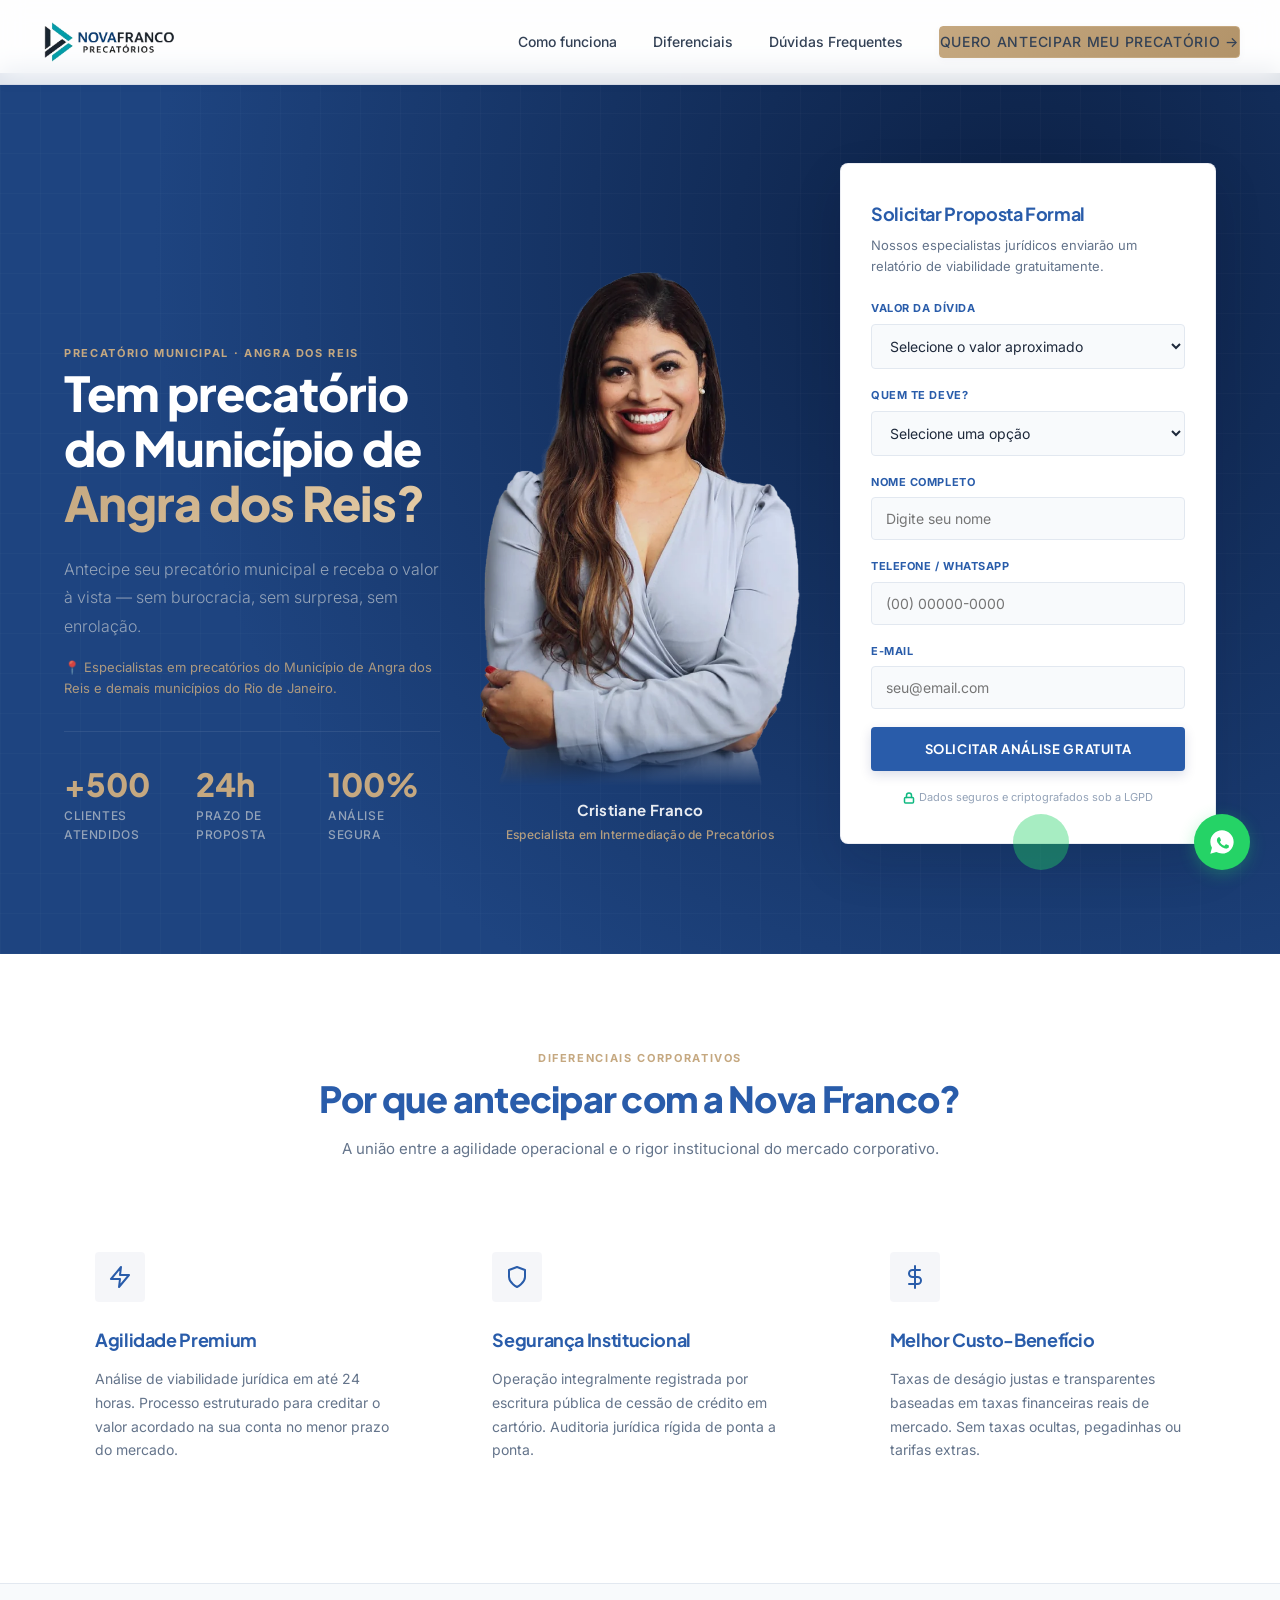
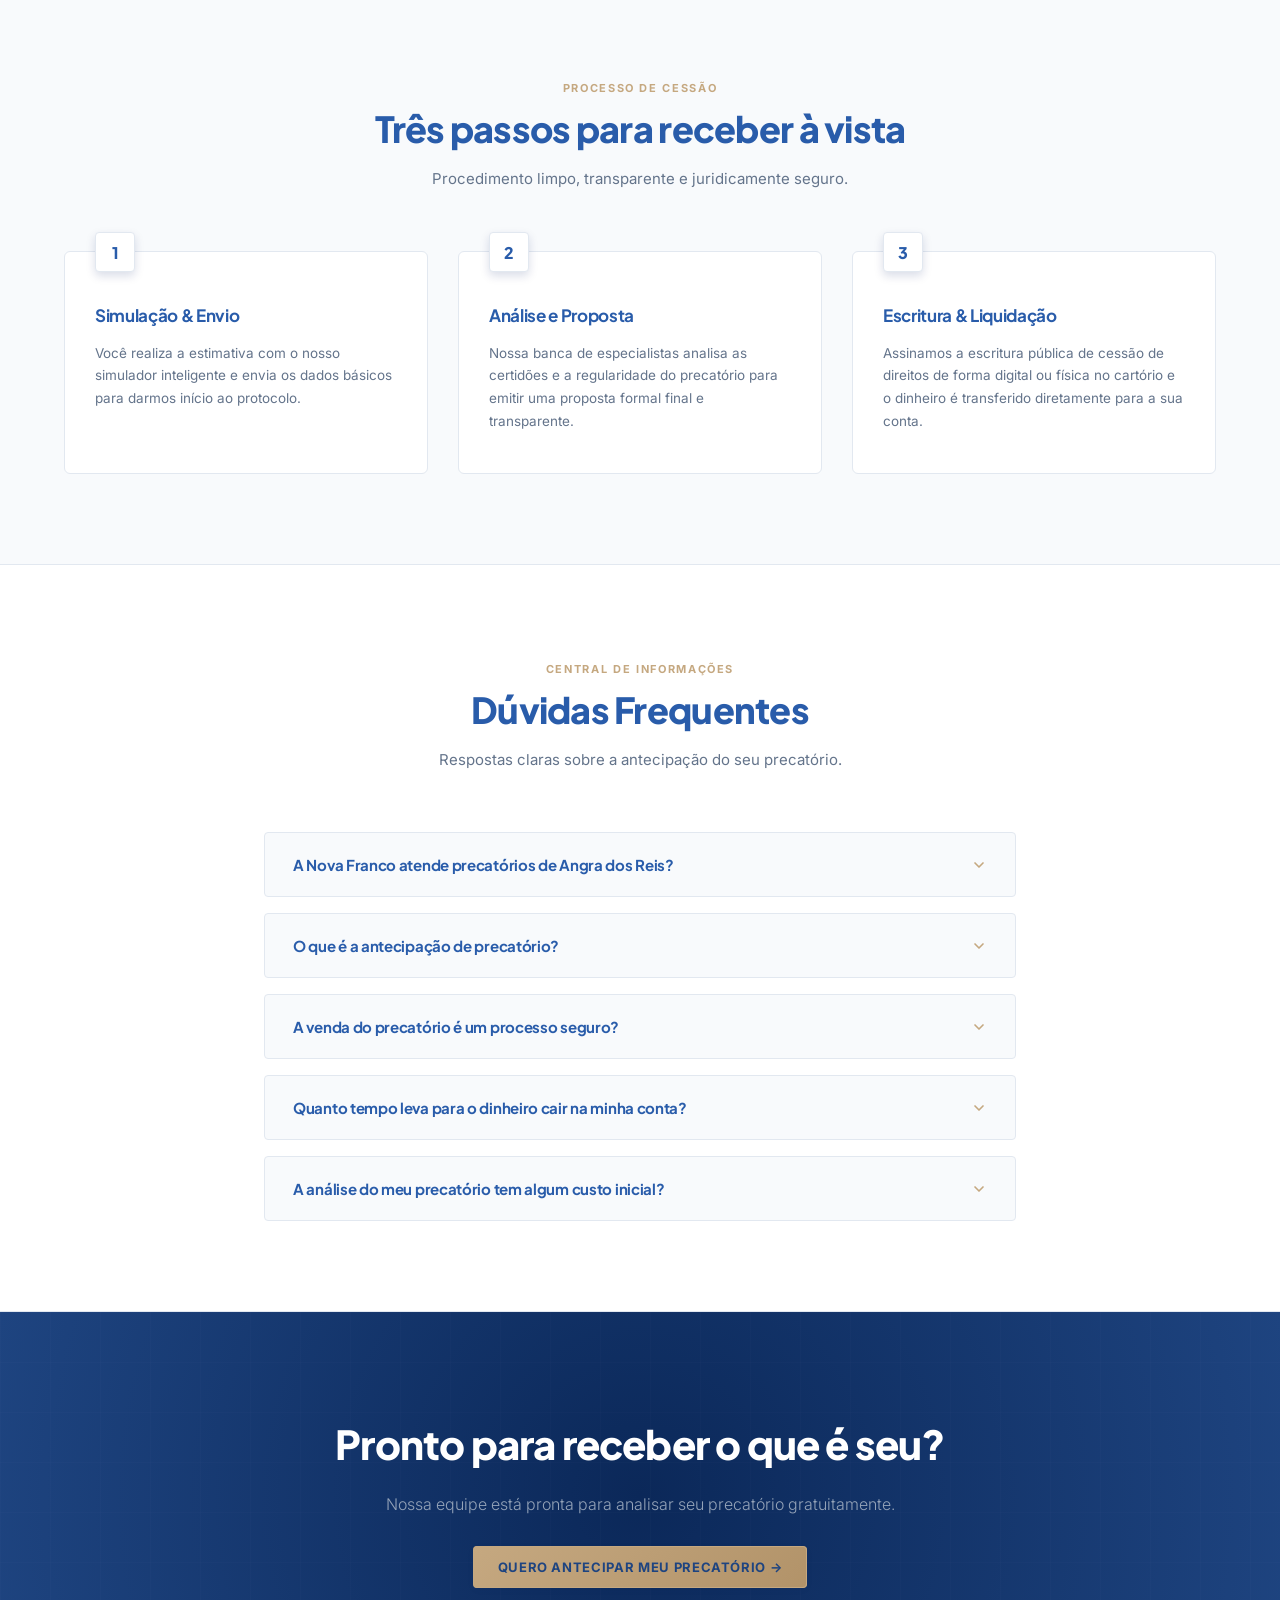
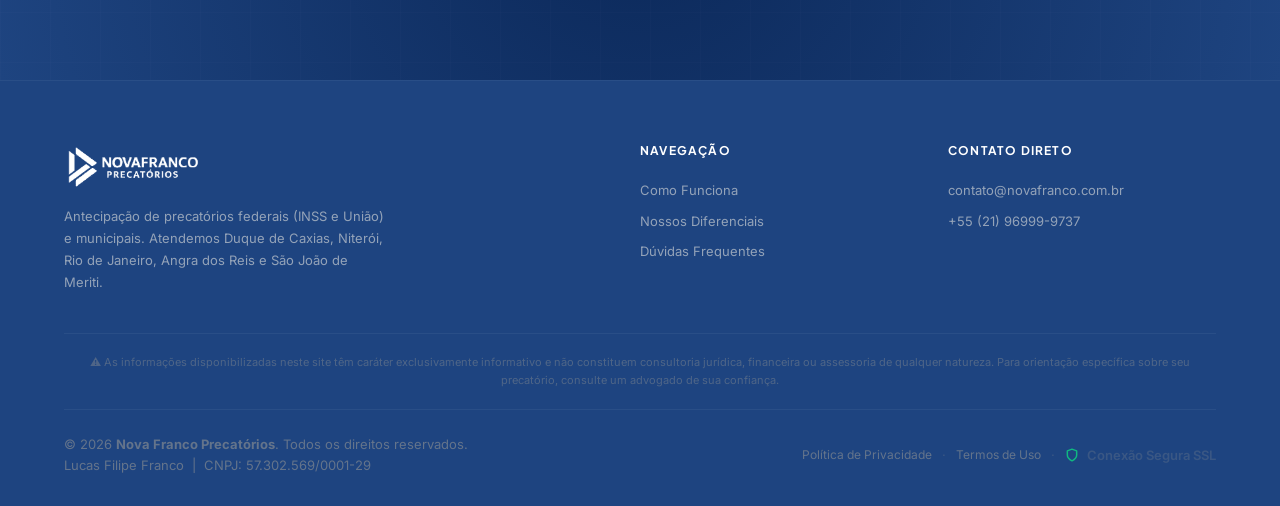
<file: precatorio-angra-dos-reis.html>
<!DOCTYPE html>
<html lang="pt-BR">
<head>
  <meta charset="UTF-8">
  <meta name="viewport" content="width=device-width, initial-scale=1.0">
  <meta name="description" content="Antecipe seu precatório do Município de Angra dos Reis e receba à vista em até 48h. Análise gratuita, sem burocracia. Nova Franco Precatórios.">
  <meta name="keywords" content="precatório Angra dos Reis, antecipar precatório Angra dos Reis, vender precatório Angra dos Reis, precatório prefeitura Angra dos Reis">
  <meta name="theme-color" content="#05132A">
  <meta name="robots" content="index, follow">
  <title>Precatório Angra dos Reis | Nova Franco Precatórios</title>
  <!-- Favicon -->
  <link rel="icon" type="image/x-icon" href="favicon.ico">
  <link rel="icon" type="image/png" sizes="32x32" href="img/favicon-32x32.png">
  <link rel="icon" type="image/png" sizes="16x16" href="img/favicon-16x16.png">
  <link rel="apple-touch-icon" sizes="180x180" href="img/apple-touch-icon.png">

  <!-- Open Graph -->
  <meta property="og:type" content="website">
  <meta property="og:url" content="https://novafranco.com.br/precatorio-angra-dos-reis.html">
  <meta property="og:title" content="Precatório Angra dos Reis | Receba À Vista | Nova Franco">
  <meta property="og:description" content="Tem precatório do Município de Angra dos Reis? Antecipe e receba à vista em até 48h. Análise gratuita e sem compromisso.">
  <meta property="og:image" content="https://novafranco.com.br/img/og-image.jpg">
  <meta property="og:locale" content="pt_BR">
  <meta property="og:site_name" content="Nova Franco Precatórios">

  <!-- Twitter Card -->
  <meta name="twitter:card" content="summary_large_image">
  <meta name="twitter:title" content="Precatório Angra dos Reis | Receba À Vista | Nova Franco">
  <meta name="twitter:description" content="Tem precatório do Município de Angra dos Reis? Antecipe e receba à vista em até 48h. Análise gratuita e sem compromisso.">
  <meta name="twitter:image" content="https://novafranco.com.br/img/og-image.jpg">

  <!-- Schema.org -->
  <script type="application/ld+json">
  {
    "@context": "https://schema.org",
    "@type": "FinancialService",
    "name": "Nova Franco Precatórios",
    "description": "Antecipe seu precatório do Município de Angra dos Reis e receba à vista em até 48h. Análise gratuita, sem burocracia. Nova Franco Precatórios.",
    "url": "https://novafranco.com.br/precatorio-angra-dos-reis.html",
    "telephone": "+5521969999737",
    "email": "contato@novafranco.com.br",
    "areaServed": [{"@type": "City", "name": "Angra dos Reis"}],
    "serviceType": "Antecipação de Precatórios",
    "priceRange": "Gratuito"
  }
  </script>

  <!-- Canonical -->
  <link rel="canonical" href="https://novafranco.com.br/precatorio-angra-dos-reis.html">

  <!-- FAQ Schema -->
  <script type="application/ld+json">
  {
    "@context": "https://schema.org",
    "@type": "FAQPage",
    "mainEntity": [
      {
        "@type": "Question",
        "name": "A Nova Franco atende precatórios de Angra dos Reis?",
        "acceptedAnswer": {
          "@type": "Answer",
          "text": "Sim! Somos especialistas em precatórios do Município de Angra dos Reis. Analisamos o processo gratuitamente e apresentamos proposta formal em até 24 horas."
        }
      },
      {
        "@type": "Question",
        "name": "A venda do precatório é um processo seguro?",
        "acceptedAnswer": {
          "@type": "Answer",
          "text": "Sim, é extremamente seguro. Todo o processo é formalizado por meio de uma Escritura Pública de Cessão de Crédito lavrada em Cartório de Notas e informada ao tribunal onde corre o processo."
        }
      },
      {
        "@type": "Question",
        "name": "Quanto tempo leva para o dinheiro cair na minha conta?",
        "acceptedAnswer": {
          "@type": "Answer",
          "text": "Após o envio dos documentos básicos e aprovação da análise jurídica, a assinatura e a liquidação financeira (TED ou PIX) ocorrem geralmente em um prazo de 24 a 48 horas úteis."
        }
      },
      {
        "@type": "Question",
        "name": "A análise do meu precatório tem algum custo inicial?",
        "acceptedAnswer": {
          "@type": "Answer",
          "text": "Nenhum. A Nova Franco realiza toda a análise de forma 100% gratuita. Você só cede o crédito se concordar com os valores apresentados na proposta."
        }
      }
    ]
  }
  </script>

  <!-- Fonts -->
  <link rel="preconnect" href="https://fonts.googleapis.com">
  <link rel="preconnect" href="https://fonts.gstatic.com" crossorigin>
  <link href="https://fonts.googleapis.com/css2?family=Inter:wght@300;400;500;600;700&family=Plus+Jakarta+Sans:wght@500;600;700;800&display=swap" rel="stylesheet">

  <!-- CSS -->
  <link rel="stylesheet" href="css/styles.css">

  <!-- Google Tag Manager -->
  <script>(function(w,d,s,l,i){w[l]=w[l]||[];w[l].push({'gtm.start':
  new Date().getTime(),event:'gtm.js'});var f=d.getElementsByTagName(s)[0],
  j=d.createElement(s),dl=l!='dataLayer'?'&l='+l:'';j.async=true;j.src=
  'https://www.googletagmanager.com/gtm.js?id='+i+dl;f.parentNode.insertBefore(j,f);
  })(window,document,'script','dataLayer','GTM-PXS7DNHP');</script>
  <!-- End Google Tag Manager -->
</head>
<body>

  <!-- Google Tag Manager (noscript) -->
  <noscript><iframe src="https://www.googletagmanager.com/ns.html?id=GTM-PXS7DNHP"
  height="0" width="0" style="display:none;visibility:hidden"></iframe></noscript>

  <!-- HEADER -->
  <header id="header">
    <a class="logo" href="index.html">
      <img src="img/logo.webp" alt="Nova Franco Precatórios" class="logo-img" width="180" height="67">
    </a>
    <!-- Botão WhatsApp no header — visível só no mobile via CSS -->
    <a href="https://wa.me/5521969999737?text=Ol%C3%A1%2C%20gostaria%20de%20solicitar%20uma%20an%C3%A1lise%20gratuita%20do%20meu%20precat%C3%B3rio." target="_blank" class="header-whatsapp-btn" aria-label="WhatsApp">
      <svg viewBox="0 0 24 24" width="28" height="28" fill="#25D366">
        <path d="M12.012 2c-5.506 0-9.989 4.478-9.99 9.984a9.96 9.96 0 001.333 4.993L2 22l5.13-1.343a9.94 9.94 0 004.881 1.28c5.508 0 9.99-4.479 9.991-9.985C22.003 6.478 17.518 2 12.012 2zm6.059 14.152c-.27.76-1.357 1.393-1.857 1.488-.475.09-1.092.164-3.13-.675-2.607-1.074-4.269-3.719-4.4-3.892-.128-.172-1.05-1.393-1.05-2.656 0-1.263.66-1.884.896-2.128.236-.243.513-.304.685-.304.173 0 .346.002.496.009.157.007.367-.06.574.453.212.525.728 1.77.79 1.895.064.126.107.272.022.44-.086.17-.128.272-.258.423-.13.15-.27.337-.386.452-.128.127-.26.265-.113.516.146.251.65 1.071 1.395 1.734.96.857 1.768 1.122 2.023 1.25.255.127.404.107.553-.064.15-.17.637-.745.807-.998.17-.253.339-.212.573-.127.234.086 1.487.702 1.742.829.255.127.425.191.489.301.064.111.064.646-.206 1.406z"/>
      </svg>
    </a>
    <nav class="nav">
      <a href="index.html#como-funciona">Como funciona</a>
      <a href="index.html#beneficios">Diferenciais</a>
      <a href="index.html#faq">Dúvidas Frequentes</a>
      <a href="#simulador" class="btn-gold">Quero antecipar meu precatório →</a>
    </nav>
  </header>

  <!-- HERO SECTION -->
  <section class="hero">
    <div class="container hero-container">
      <div class="hero-content">
        <span class="section-label" style="color: var(--accent-gold);">Precatório Municipal · Angra dos Reis</span>
        <h1>Tem precatório do Município de <span class="gold-text">Angra dos Reis?</span></h1>
        <p class="hero-subtitle">
          Antecipe seu precatório municipal e receba o valor à vista — sem burocracia, sem surpresa, sem enrolação.
        </p>
        <p class="hero-cidades">
          📍 Especialistas em precatórios do Município de Angra dos Reis e demais municípios do Rio de Janeiro.
        </p>

        <div class="hero-stats">
          <div class="stat-item">
            <div class="stat-number">+500</div>
            <div class="stat-label">Clientes Atendidos</div>
          </div>
          <div class="stat-item">
            <div class="stat-number">24h</div>
            <div class="stat-label">Prazo de Proposta</div>
          </div>
          <div class="stat-item">
            <div class="stat-number">100%</div>
            <div class="stat-label">Análise Segura</div>
          </div>
        </div>
      </div>

      <!-- FOTO CRISTIANE -->
      <div class="hero-image-bg">
        <img src="img/cristiane.webp" alt="Cristiane Franco - Especialista em Intermediação de Precatórios">
        <div class="hero-image-caption">
          <span class="hero-caption-name">Cristiane Franco</span>
          <span class="hero-caption-title">Especialista em Intermediação de Precatórios</span>
        </div>
      </div>

      <!-- FORMULÁRIO -->
      <div class="premium-card" id="simulador">
        <div class="card-body">
          <div class="tab-content active" id="tab-cadastro">
            <h3 class="card-title">Solicitar Proposta Formal</h3>
            <p class="card-desc">Nossos especialistas jurídicos enviarão um relatório de viabilidade gratuitamente.</p>

            <form class="hero-form" id="contato-form">
              <div class="form-group">
                <label for="select-valor">Valor da Dívida</label>
                <select class="form-control" id="select-valor" name="valor_divida">
                  <option value="" disabled selected>Selecione o valor aproximado</option>
                  <option value="Até R$ 50 mil">Até R$ 50 mil</option>
                  <option value="R$ 50 mil a R$ 100 mil">R$ 50 mil – R$ 100 mil</option>
                  <option value="R$ 100 mil a R$ 500 mil">R$ 100 mil – R$ 500 mil</option>
                  <option value="Acima de R$ 500 mil">Acima de R$ 500 mil</option>
                </select>
              </div>

              <div class="form-group">
                <label for="select-municipio">Quem te deve?</label>
                <select class="form-control" id="select-municipio" name="municipio" required>
                  <option value="" disabled selected>Selecione uma opção</option>
                  <option value="Federal - INSS ou União">Federal — INSS ou União</option>
                  <option value="Municipal Duque de Caxias">Município de Duque de Caxias</option>
                  <option value="Municipal Niterói">Município de Niterói</option>
                  <option value="Municipal Rio de Janeiro">Município do Rio de Janeiro</option>
                  <option value="Municipal Angra dos Reis">Município de Angra dos Reis</option>
                  <option value="Municipal São João de Meriti">Município de São João de Meriti</option>
                  <option value="Outro município">Outro município</option>
                </select>
              </div>

              <div class="form-group">
                <label for="lead-name">Nome Completo</label>
                <input type="text" id="lead-name" name="nome" class="form-control" placeholder="Digite seu nome" required>
              </div>

              <div class="form-group">
                <label for="lead-phone">Telefone / WhatsApp</label>
                <input type="tel" id="lead-phone" name="telefone" class="form-control" placeholder="(00) 00000-0000" required>
              </div>
              <div class="form-group">
                <label for="lead-email">E-mail</label>
                <input type="email" id="lead-email" name="email" class="form-control" placeholder="seu@email.com">
              </div>

              <div class="form-group" style="margin-top: 10px;">
                <button type="submit" class="btn-submit" id="submit-btn">Solicitar análise gratuita</button>
              </div>

              <div class="form-note">
                <svg width="12" height="12" viewBox="0 0 24 24" fill="none" stroke="currentColor" stroke-width="3" stroke-linecap="round" stroke-linejoin="round" style="color: var(--success);"><rect x="3" y="11" width="18" height="11" rx="2" ry="2"></rect><path d="M7 11V7a5 5 0 0 1 10 0v4"></path></svg>
                Dados seguros e criptografados sob a LGPD
              </div>
            </form>
          </div>
        </div>
      </div>
    </div>
  </section>

  <!-- BENEFITS -->
  <section class="benefits" id="beneficios">
    <div class="container">
      <div class="section-hdr">
        <span class="section-label">Diferenciais Corporativos</span>
        <h2 class="section-title">Por que antecipar com a Nova Franco?</h2>
        <p class="section-subtitle">A união entre a agilidade operacional e o rigor institucional do mercado corporativo.</p>
      </div>
      <div class="benefits-grid">
        <div class="benefit-card">
          <div class="benefit-icon-wrapper">
            <svg width="24" height="24" viewBox="0 0 24 24" fill="none" stroke="currentColor" stroke-width="2" stroke-linecap="round" stroke-linejoin="round"><polygon points="13 2 3 14 12 14 11 22 21 10 12 10 13 2"></polygon></svg>
          </div>
          <h3>Agilidade Premium</h3>
          <p>Análise de viabilidade jurídica em até 24 horas. Processo estruturado para creditar o valor acordado na sua conta no menor prazo do mercado.</p>
        </div>
        <div class="benefit-card">
          <div class="benefit-icon-wrapper">
            <svg width="24" height="24" viewBox="0 0 24 24" fill="none" stroke="currentColor" stroke-width="2" stroke-linecap="round" stroke-linejoin="round"><path d="M12 22s8-4 8-10V5l-8-3-8 3v7c0 6 8 10 8 10z"></path></svg>
          </div>
          <h3>Segurança Institucional</h3>
          <p>Operação integralmente registrada por escritura pública de cessão de crédito em cartório. Auditoria jurídica rígida de ponta a ponta.</p>
        </div>
        <div class="benefit-card">
          <div class="benefit-icon-wrapper">
            <svg width="24" height="24" viewBox="0 0 24 24" fill="none" stroke="currentColor" stroke-width="2" stroke-linecap="round" stroke-linejoin="round"><line x1="12" y1="1" x2="12" y2="23"></line><path d="M17 5H9.5a3.5 3.5 0 0 0 0 7h5a3.5 3.5 0 0 1 0 7H6"></path></svg>
          </div>
          <h3>Melhor Custo-Benefício</h3>
          <p>Taxas de deságio justas e transparentes baseadas em taxas financeiras reais de mercado. Sem taxas ocultas, pegadinhas ou tarifas extras.</p>
        </div>
      </div>
    </div>
  </section>

  <!-- HOW IT WORKS -->
  <section class="steps" id="como-funciona">
    <div class="container">
      <div class="section-hdr">
        <span class="section-label">Processo de Cessão</span>
        <h2 class="section-title">Três passos para receber à vista</h2>
        <p class="section-subtitle">Procedimento limpo, transparente e juridicamente seguro.</p>
      </div>
      <div class="steps-grid">
        <div class="step-card">
          <div class="step-number">1</div>
          <h3>Simulação & Envio</h3>
          <p>Você realiza a estimativa com o nosso simulador inteligente e envia os dados básicos para darmos início ao protocolo.</p>
        </div>
        <div class="step-card">
          <div class="step-number">2</div>
          <h3>Análise e Proposta</h3>
          <p>Nossa banca de especialistas analisa as certidões e a regularidade do precatório para emitir uma proposta formal final e transparente.</p>
        </div>
        <div class="step-card">
          <div class="step-number">3</div>
          <h3>Escritura & Liquidação</h3>
          <p>Assinamos a escritura pública de cessão de direitos de forma digital ou física no cartório e o dinheiro é transferido diretamente para a sua conta.</p>
        </div>
      </div>
    </div>
  </section>

  <!-- FAQ -->
  <section class="faq" id="faq">
    <div class="container faq-container">
      <div class="section-hdr">
        <span class="section-label">Central de Informações</span>
        <h2 class="section-title">Dúvidas Frequentes</h2>
        <p class="section-subtitle">Respostas claras sobre a antecipação do seu precatório.</p>
      </div>
      <div class="faq-list">
        <div class="faq-item">
          <button class="faq-trigger" onclick="toggleFaq(this)">
            <h3>A Nova Franco atende precatórios de Angra dos Reis?</h3>
            <svg class="faq-chevron" width="16" height="16" viewBox="0 0 24 24" fill="none" stroke="currentColor" stroke-width="2.5" stroke-linecap="round" stroke-linejoin="round"><polyline points="6 9 12 15 18 9"></polyline></svg>
          </button>
          <div class="faq-content">
            <div class="faq-content-inner">Sim! Somos especialistas em precatórios do Município de Angra dos Reis. Analisamos o processo gratuitamente e apresentamos proposta formal em até 24 horas.</div>
          </div>
        </div>
        <div class="faq-item">
          <button class="faq-trigger" onclick="toggleFaq(this)">
            <h3>O que é a antecipação de precatório?</h3>
            <svg class="faq-chevron" width="16" height="16" viewBox="0 0 24 24" fill="none" stroke="currentColor" stroke-width="2.5" stroke-linecap="round" stroke-linejoin="round"><polyline points="6 9 12 15 18 9"></polyline></svg>
          </button>
          <div class="faq-content">
            <div class="faq-content-inner">A antecipação (ou cessão de crédito) é uma operação legal e autorizada pelo Artigo 78 do ADCT da Constituição Federal. Ela permite que você venda o direito de receber o seu precatório para a Nova Franco em troca de um pagamento à vista com desconto (deságio), eliminando anos de espera na fila do governo.</div>
          </div>
        </div>
        <div class="faq-item">
          <button class="faq-trigger" onclick="toggleFaq(this)">
            <h3>A venda do precatório é um processo seguro?</h3>
            <svg class="faq-chevron" width="16" height="16" viewBox="0 0 24 24" fill="none" stroke="currentColor" stroke-width="2.5" stroke-linecap="round" stroke-linejoin="round"><polyline points="6 9 12 15 18 9"></polyline></svg>
          </button>
          <div class="faq-content">
            <div class="faq-content-inner">Sim, é extremamente seguro. Todo o processo é formalizado por meio de uma Escritura Pública de Cessão de Crédito lavrada em Cartório de Notas e informada ao tribunal onde corre o processo. Esse procedimento garante proteção jurídica absoluta tanto para quem vende quanto para quem compra o precatório.</div>
          </div>
        </div>
        <div class="faq-item">
          <button class="faq-trigger" onclick="toggleFaq(this)">
            <h3>Quanto tempo leva para o dinheiro cair na minha conta?</h3>
            <svg class="faq-chevron" width="16" height="16" viewBox="0 0 24 24" fill="none" stroke="currentColor" stroke-width="2.5" stroke-linecap="round" stroke-linejoin="round"><polyline points="6 9 12 15 18 9"></polyline></svg>
          </button>
          <div class="faq-content">
            <div class="faq-content-inner">Após o envio dos documentos básicos e aprovação da análise jurídica, a minuta do contrato é elaborada de imediato. A assinatura e a liquidação financeira (TED ou PIX) ocorrem geralmente em um prazo de 24 a 48 horas úteis.</div>
          </div>
        </div>
        <div class="faq-item">
          <button class="faq-trigger" onclick="toggleFaq(this)">
            <h3>A análise do meu precatório tem algum custo inicial?</h3>
            <svg class="faq-chevron" width="16" height="16" viewBox="0 0 24 24" fill="none" stroke="currentColor" stroke-width="2.5" stroke-linecap="round" stroke-linejoin="round"><polyline points="6 9 12 15 18 9"></polyline></svg>
          </button>
          <div class="faq-content">
            <div class="faq-content-inner">Nenhum. A Nova Franco realiza toda a análise cadastral, verificação de regularidade do processo, cálculos matemáticos e análise de riscos de forma 100% gratuita. Você só cede o crédito se concordar formalmente com os valores apresentados na proposta.</div>
          </div>
        </div>
      </div>
    </div>
  </section>

  <!-- CTA FINAL -->
  <section class="cta-section">
    <div class="cta-container">
      <h2>Pronto para receber o que é seu?</h2>
      <p>Nossa equipe está pronta para analisar seu precatório gratuitamente.</p>
      <a href="#simulador" class="btn-gold">Quero antecipar meu precatório →</a>
    </div>
  </section>

  <!-- FOOTER -->
  <footer>
    <div class="container">
      <div class="footer-grid">
        <div class="footer-info">
          <a class="logo" href="index.html" style="margin-bottom: 12px;">
            <img src="img/logo.webp" alt="Nova Franco Precatórios" class="logo-img" width="160" height="60" style="filter: brightness(0) invert(1);">
          </a>
          <p>Antecipação de precatórios federais (INSS e União) e municipais. Atendemos Duque de Caxias, Niterói, Rio de Janeiro, Angra dos Reis e São João de Meriti.</p>
        </div>
        <div class="footer-links">
          <h4>Navegação</h4>
          <ul>
            <li><a href="index.html#como-funciona">Como Funciona</a></li>
            <li><a href="index.html#beneficios">Nossos Diferenciais</a></li>
            <li><a href="index.html#faq">Dúvidas Frequentes</a></li>
          </ul>
        </div>
        <div class="footer-links">
          <h4>Contato Direto</h4>
          <ul>
            <li><a href="mailto:contato@novafranco.com.br">contato@novafranco.com.br</a></li>
            <li><a href="tel:+5521969999737">+55 (21) 96999-9737</a></li>
          </ul>
        </div>
      </div>
      <div class="footer-legal">
        <p>⚠️ As informações disponibilizadas neste site têm caráter exclusivamente informativo e não constituem consultoria jurídica, financeira ou assessoria de qualquer natureza. Para orientação específica sobre seu precatório, consulte um advogado de sua confiança.</p>
      </div>
      <div class="footer-bottom">
        <p>&copy; 2026 <strong>Nova Franco Precatórios</strong>. Todos os direitos reservados.<br>
        Lucas Filipe Franco &nbsp;|&nbsp; CNPJ: 57.302.569/0001-29</p>
        <div class="footer-bottom-links">
          <a href="privacidade.html">Política de Privacidade</a>
          <span>·</span>
          <a href="termos.html">Termos de Uso</a>
          <span>·</span>
          <div class="security-badge">
            <svg width="14" height="14" viewBox="0 0 24 24" fill="none" stroke="currentColor" stroke-width="2.5" stroke-linecap="round" stroke-linejoin="round"><path d="M12 22s8-4 8-10V5l-8-3-8 3v7c0 6 8 10 8 10z"></path></svg>
            <span>Conexão Segura SSL</span>
          </div>
        </div>
      </div>
    </div>
  </footer>

  <!-- FLOATING WHATSAPP -->
  <div class="whatsapp-widget">
    <div class="wa-tooltip">Falar com especialista</div>
    <div class="wa-pulse"></div>
    <a href="https://wa.me/5521969999737?text=Ol%C3%A1%2C%20gostaria%20de%20solicitar%20uma%20an%C3%A1lise%20gratuita%20do%20meu%20precat%C3%B3rio." target="_blank" class="wa-btn" aria-label="Fale conosco no WhatsApp">
      <svg viewBox="0 0 24 24">
        <path d="M12.012 2c-5.506 0-9.989 4.478-9.99 9.984a9.96 9.96 0 001.333 4.993L2 22l5.13-1.343a9.94 9.94 0 004.881 1.28c5.508 0 9.99-4.479 9.991-9.985C22.003 6.478 17.518 2 12.012 2zm6.059 14.152c-.27.76-1.357 1.393-1.857 1.488-.475.09-1.092.164-3.13-.675-2.607-1.074-4.269-3.719-4.4-3.892-.128-.172-1.05-1.393-1.05-2.656 0-1.263.66-1.884.896-2.128.236-.243.513-.304.685-.304.173 0 .346.002.496.009.157.007.367-.06.574.453.212.525.728 1.77.79 1.895.064.126.107.272.022.44-.086.17-.128.272-.258.423-.13.15-.27.337-.386.452-.128.127-.26.265-.113.516.146.251.65 1.071 1.395 1.734.96.857 1.768 1.122 2.023 1.25.255.127.404.107.553-.064.15-.17.637-.745.807-.998.17-.253.339-.212.573-.127.234.086 1.487.702 1.742.829.255.127.425.191.489.301.064.111.064.646-.206 1.406z"/>
      </svg>
    </a>
  </div>

  <!-- TOAST -->
  <div id="toast-success" class="toast">
    <div class="toast-icon">
      <svg width="20" height="20" viewBox="0 0 24 24" fill="none" stroke="currentColor" stroke-width="3" stroke-linecap="round" stroke-linejoin="round"><path d="M22 11.08V12a10 10 0 1 1-5.93-9.14"></path><polyline points="22 4 12 14.01 9 11.01"></polyline></svg>
    </div>
    <div class="toast-msg">Solicitação enviada com sucesso!</div>
  </div>

  <script src="js/app.js"></script>

  <!-- BOTÃO FIXO MOBILE — oculto no desktop via CSS -->
  <div class="mobile-sticky-cta" style="display:none;">
    <a href="#simulador">QUERO ANTECIPAR MEU PRECATÓRIO</a>
  </div>

</body>
</html>
</file>
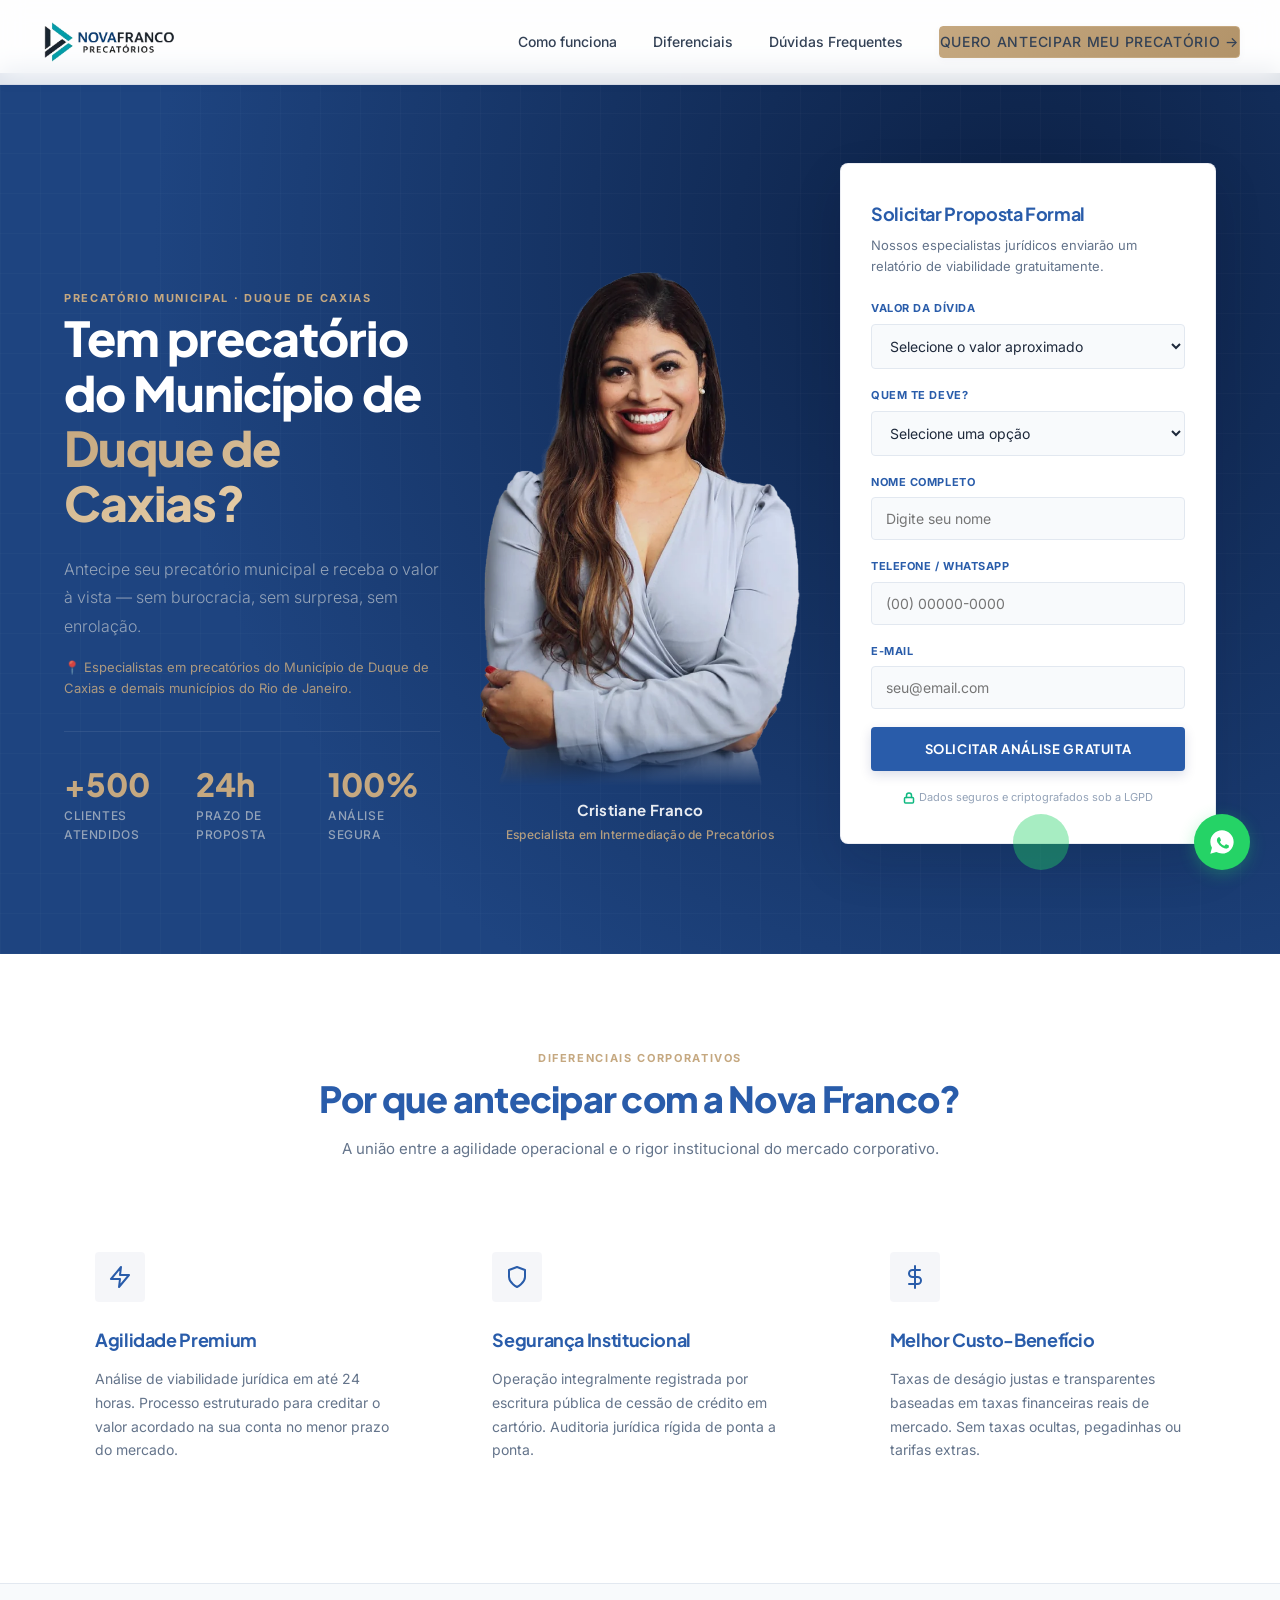
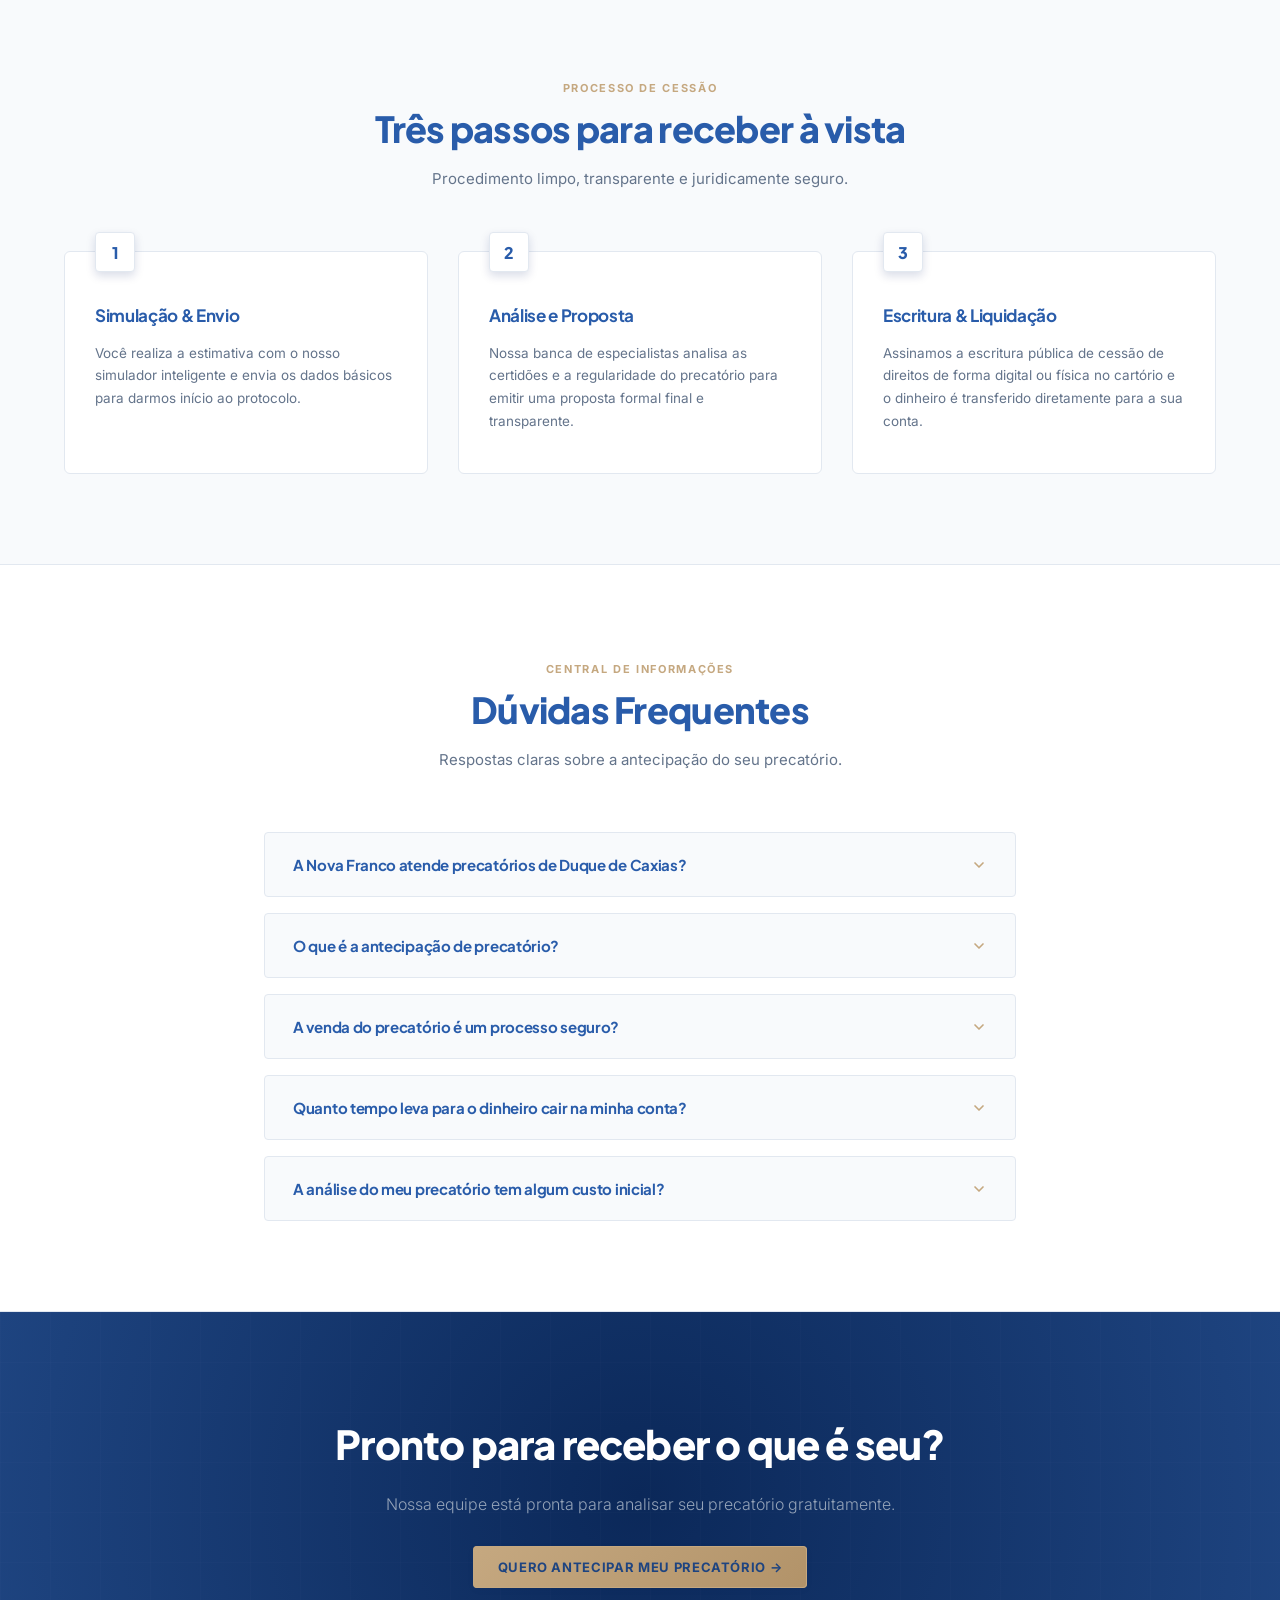
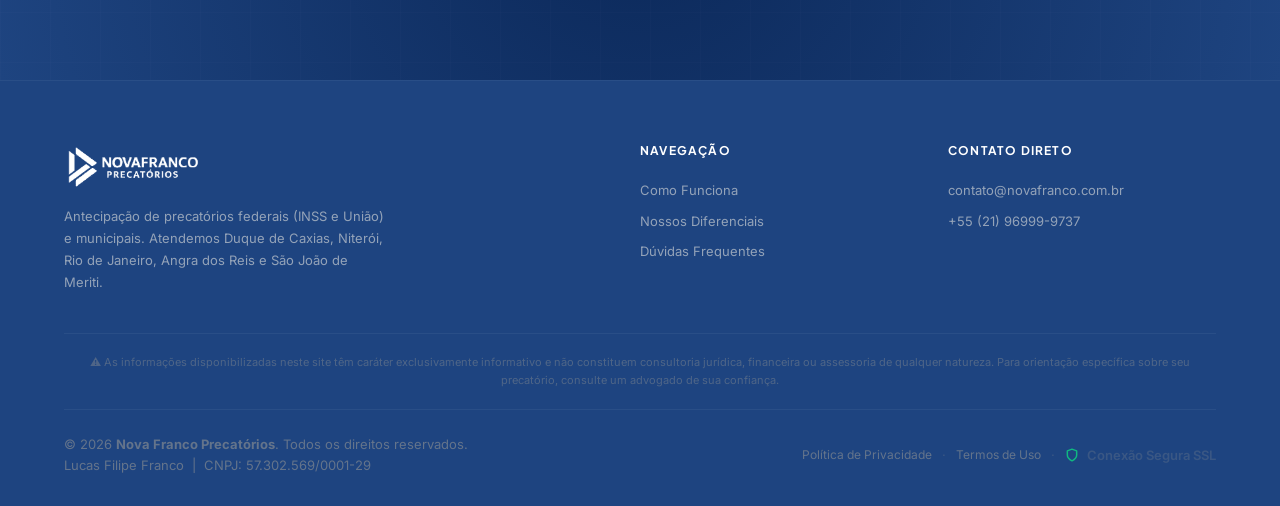
<file: precatorio-duque-de-caxias.html>
<!DOCTYPE html>
<html lang="pt-BR">
<head>
  <meta charset="UTF-8">
  <meta name="viewport" content="width=device-width, initial-scale=1.0">
  <meta name="description" content="Antecipe seu precatório do Município de Duque de Caxias e receba à vista em até 48h. Análise gratuita, sem burocracia. Nova Franco Precatórios.">
  <meta name="keywords" content="precatório Duque de Caxias, antecipar precatório Duque de Caxias, vender precatório Duque de Caxias, precatório prefeitura Duque de Caxias">
  <meta name="theme-color" content="#05132A">
  <meta name="robots" content="index, follow">
  <title>Precatório Duque de Caxias | Nova Franco Precatórios</title>
  <!-- Favicon -->
  <link rel="icon" type="image/x-icon" href="favicon.ico">
  <link rel="icon" type="image/png" sizes="32x32" href="img/favicon-32x32.png">
  <link rel="icon" type="image/png" sizes="16x16" href="img/favicon-16x16.png">
  <link rel="apple-touch-icon" sizes="180x180" href="img/apple-touch-icon.png">

  <!-- Open Graph -->
  <meta property="og:type" content="website">
  <meta property="og:url" content="https://novafranco.com.br/precatorio-duque-de-caxias.html">
  <meta property="og:title" content="Precatório Duque de Caxias | Receba À Vista | Nova Franco">
  <meta property="og:description" content="Tem precatório do Município de Duque de Caxias? Antecipe e receba à vista em até 48h. Análise gratuita e sem compromisso.">
  <meta property="og:image" content="https://novafranco.com.br/img/og-image.jpg">
  <meta property="og:locale" content="pt_BR">
  <meta property="og:site_name" content="Nova Franco Precatórios">

  <!-- Twitter Card -->
  <meta name="twitter:card" content="summary_large_image">
  <meta name="twitter:title" content="Precatório Duque de Caxias | Receba À Vista | Nova Franco">
  <meta name="twitter:description" content="Tem precatório do Município de Duque de Caxias? Antecipe e receba à vista em até 48h. Análise gratuita e sem compromisso.">
  <meta name="twitter:image" content="https://novafranco.com.br/img/og-image.jpg">

  <!-- Schema.org -->
  <script type="application/ld+json">
  {
    "@context": "https://schema.org",
    "@type": "FinancialService",
    "name": "Nova Franco Precatórios",
    "description": "Antecipe seu precatório do Município de Duque de Caxias e receba à vista em até 48h. Análise gratuita, sem burocracia. Nova Franco Precatórios.",
    "url": "https://novafranco.com.br/precatorio-duque-de-caxias.html",
    "telephone": "+5521969999737",
    "email": "contato@novafranco.com.br",
    "areaServed": [{"@type": "City", "name": "Duque de Caxias"}],
    "serviceType": "Antecipação de Precatórios",
    "priceRange": "Gratuito"
  }
  </script>

  <!-- Canonical -->
  <link rel="canonical" href="https://novafranco.com.br/precatorio-duque-de-caxias.html">

  <!-- FAQ Schema -->
  <script type="application/ld+json">
  {
    "@context": "https://schema.org",
    "@type": "FAQPage",
    "mainEntity": [
      {
        "@type": "Question",
        "name": "A Nova Franco atende precatórios de Duque de Caxias?",
        "acceptedAnswer": {
          "@type": "Answer",
          "text": "Sim! Somos especialistas em precatórios do Município de Duque de Caxias. Analisamos o processo gratuitamente e apresentamos proposta formal em até 24 horas."
        }
      },
      {
        "@type": "Question",
        "name": "A venda do precatório é um processo seguro?",
        "acceptedAnswer": {
          "@type": "Answer",
          "text": "Sim, é extremamente seguro. Todo o processo é formalizado por meio de uma Escritura Pública de Cessão de Crédito lavrada em Cartório de Notas e informada ao tribunal onde corre o processo."
        }
      },
      {
        "@type": "Question",
        "name": "Quanto tempo leva para o dinheiro cair na minha conta?",
        "acceptedAnswer": {
          "@type": "Answer",
          "text": "Após o envio dos documentos básicos e aprovação da análise jurídica, a assinatura e a liquidação financeira (TED ou PIX) ocorrem geralmente em um prazo de 24 a 48 horas úteis."
        }
      },
      {
        "@type": "Question",
        "name": "A análise do meu precatório tem algum custo inicial?",
        "acceptedAnswer": {
          "@type": "Answer",
          "text": "Nenhum. A Nova Franco realiza toda a análise de forma 100% gratuita. Você só cede o crédito se concordar com os valores apresentados na proposta."
        }
      }
    ]
  }
  </script>

  <!-- Fonts -->
  <link rel="preconnect" href="https://fonts.googleapis.com">
  <link rel="preconnect" href="https://fonts.gstatic.com" crossorigin>
  <link href="https://fonts.googleapis.com/css2?family=Inter:wght@300;400;500;600;700&family=Plus+Jakarta+Sans:wght@500;600;700;800&display=swap" rel="stylesheet">

  <!-- CSS -->
  <link rel="stylesheet" href="css/styles.css">

  <!-- Google Tag Manager -->
  <script>(function(w,d,s,l,i){w[l]=w[l]||[];w[l].push({'gtm.start':
  new Date().getTime(),event:'gtm.js'});var f=d.getElementsByTagName(s)[0],
  j=d.createElement(s),dl=l!='dataLayer'?'&l='+l:'';j.async=true;j.src=
  'https://www.googletagmanager.com/gtm.js?id='+i+dl;f.parentNode.insertBefore(j,f);
  })(window,document,'script','dataLayer','GTM-PXS7DNHP');</script>
  <!-- End Google Tag Manager -->
</head>
<body>

  <!-- Google Tag Manager (noscript) -->
  <noscript><iframe src="https://www.googletagmanager.com/ns.html?id=GTM-PXS7DNHP"
  height="0" width="0" style="display:none;visibility:hidden"></iframe></noscript>

  <!-- HEADER -->
  <header id="header">
    <a class="logo" href="index.html">
      <img src="img/logo.webp" alt="Nova Franco Precatórios" class="logo-img" width="180" height="67">
    </a>
    <!-- Botão WhatsApp no header — visível só no mobile via CSS -->
    <a href="https://wa.me/5521969999737?text=Ol%C3%A1%2C%20gostaria%20de%20solicitar%20uma%20an%C3%A1lise%20gratuita%20do%20meu%20precat%C3%B3rio." target="_blank" class="header-whatsapp-btn" aria-label="WhatsApp">
      <svg viewBox="0 0 24 24" width="28" height="28" fill="#25D366">
        <path d="M12.012 2c-5.506 0-9.989 4.478-9.99 9.984a9.96 9.96 0 001.333 4.993L2 22l5.13-1.343a9.94 9.94 0 004.881 1.28c5.508 0 9.99-4.479 9.991-9.985C22.003 6.478 17.518 2 12.012 2zm6.059 14.152c-.27.76-1.357 1.393-1.857 1.488-.475.09-1.092.164-3.13-.675-2.607-1.074-4.269-3.719-4.4-3.892-.128-.172-1.05-1.393-1.05-2.656 0-1.263.66-1.884.896-2.128.236-.243.513-.304.685-.304.173 0 .346.002.496.009.157.007.367-.06.574.453.212.525.728 1.77.79 1.895.064.126.107.272.022.44-.086.17-.128.272-.258.423-.13.15-.27.337-.386.452-.128.127-.26.265-.113.516.146.251.65 1.071 1.395 1.734.96.857 1.768 1.122 2.023 1.25.255.127.404.107.553-.064.15-.17.637-.745.807-.998.17-.253.339-.212.573-.127.234.086 1.487.702 1.742.829.255.127.425.191.489.301.064.111.064.646-.206 1.406z"/>
      </svg>
    </a>
    <nav class="nav">
      <a href="index.html#como-funciona">Como funciona</a>
      <a href="index.html#beneficios">Diferenciais</a>
      <a href="index.html#faq">Dúvidas Frequentes</a>
      <a href="#simulador" class="btn-gold">Quero antecipar meu precatório →</a>
    </nav>
  </header>

  <!-- HERO SECTION -->
  <section class="hero">
    <div class="container hero-container">
      <div class="hero-content">
        <span class="section-label" style="color: var(--accent-gold);">Precatório Municipal · Duque de Caxias</span>
        <h1>Tem precatório do Município de <span class="gold-text">Duque de Caxias?</span></h1>
        <p class="hero-subtitle">
          Antecipe seu precatório municipal e receba o valor à vista — sem burocracia, sem surpresa, sem enrolação.
        </p>
        <p class="hero-cidades">
          📍 Especialistas em precatórios do Município de Duque de Caxias e demais municípios do Rio de Janeiro.
        </p>

        <div class="hero-stats">
          <div class="stat-item">
            <div class="stat-number">+500</div>
            <div class="stat-label">Clientes Atendidos</div>
          </div>
          <div class="stat-item">
            <div class="stat-number">24h</div>
            <div class="stat-label">Prazo de Proposta</div>
          </div>
          <div class="stat-item">
            <div class="stat-number">100%</div>
            <div class="stat-label">Análise Segura</div>
          </div>
        </div>
      </div>

      <!-- FOTO CRISTIANE -->
      <div class="hero-image-bg">
        <img src="img/cristiane.webp" alt="Cristiane Franco - Especialista em Intermediação de Precatórios">
        <div class="hero-image-caption">
          <span class="hero-caption-name">Cristiane Franco</span>
          <span class="hero-caption-title">Especialista em Intermediação de Precatórios</span>
        </div>
      </div>

      <!-- FORMULÁRIO -->
      <div class="premium-card" id="simulador">
        <div class="card-body">
          <div class="tab-content active" id="tab-cadastro">
            <h3 class="card-title">Solicitar Proposta Formal</h3>
            <p class="card-desc">Nossos especialistas jurídicos enviarão um relatório de viabilidade gratuitamente.</p>

            <form class="hero-form" id="contato-form">
              <div class="form-group">
                <label for="select-valor">Valor da Dívida</label>
                <select class="form-control" id="select-valor" name="valor_divida">
                  <option value="" disabled selected>Selecione o valor aproximado</option>
                  <option value="Até R$ 50 mil">Até R$ 50 mil</option>
                  <option value="R$ 50 mil a R$ 100 mil">R$ 50 mil – R$ 100 mil</option>
                  <option value="R$ 100 mil a R$ 500 mil">R$ 100 mil – R$ 500 mil</option>
                  <option value="Acima de R$ 500 mil">Acima de R$ 500 mil</option>
                </select>
              </div>

              <div class="form-group">
                <label for="select-municipio">Quem te deve?</label>
                <select class="form-control" id="select-municipio" name="municipio" required>
                  <option value="" disabled selected>Selecione uma opção</option>
                  <option value="Federal - INSS ou União">Federal — INSS ou União</option>
                  <option value="Municipal Duque de Caxias">Município de Duque de Caxias</option>
                  <option value="Municipal Niterói">Município de Niterói</option>
                  <option value="Municipal Rio de Janeiro">Município do Rio de Janeiro</option>
                  <option value="Municipal Angra dos Reis">Município de Angra dos Reis</option>
                  <option value="Municipal São João de Meriti">Município de São João de Meriti</option>
                  <option value="Outro município">Outro município</option>
                </select>
              </div>

              <div class="form-group">
                <label for="lead-name">Nome Completo</label>
                <input type="text" id="lead-name" name="nome" class="form-control" placeholder="Digite seu nome" required>
              </div>

              <div class="form-group">
                <label for="lead-phone">Telefone / WhatsApp</label>
                <input type="tel" id="lead-phone" name="telefone" class="form-control" placeholder="(00) 00000-0000" required>
              </div>
              <div class="form-group">
                <label for="lead-email">E-mail</label>
                <input type="email" id="lead-email" name="email" class="form-control" placeholder="seu@email.com">
              </div>

              <div class="form-group" style="margin-top: 10px;">
                <button type="submit" class="btn-submit" id="submit-btn">Solicitar análise gratuita</button>
              </div>

              <div class="form-note">
                <svg width="12" height="12" viewBox="0 0 24 24" fill="none" stroke="currentColor" stroke-width="3" stroke-linecap="round" stroke-linejoin="round" style="color: var(--success);"><rect x="3" y="11" width="18" height="11" rx="2" ry="2"></rect><path d="M7 11V7a5 5 0 0 1 10 0v4"></path></svg>
                Dados seguros e criptografados sob a LGPD
              </div>
            </form>
          </div>
        </div>
      </div>
    </div>
  </section>

  <!-- BENEFITS -->
  <section class="benefits" id="beneficios">
    <div class="container">
      <div class="section-hdr">
        <span class="section-label">Diferenciais Corporativos</span>
        <h2 class="section-title">Por que antecipar com a Nova Franco?</h2>
        <p class="section-subtitle">A união entre a agilidade operacional e o rigor institucional do mercado corporativo.</p>
      </div>
      <div class="benefits-grid">
        <div class="benefit-card">
          <div class="benefit-icon-wrapper">
            <svg width="24" height="24" viewBox="0 0 24 24" fill="none" stroke="currentColor" stroke-width="2" stroke-linecap="round" stroke-linejoin="round"><polygon points="13 2 3 14 12 14 11 22 21 10 12 10 13 2"></polygon></svg>
          </div>
          <h3>Agilidade Premium</h3>
          <p>Análise de viabilidade jurídica em até 24 horas. Processo estruturado para creditar o valor acordado na sua conta no menor prazo do mercado.</p>
        </div>
        <div class="benefit-card">
          <div class="benefit-icon-wrapper">
            <svg width="24" height="24" viewBox="0 0 24 24" fill="none" stroke="currentColor" stroke-width="2" stroke-linecap="round" stroke-linejoin="round"><path d="M12 22s8-4 8-10V5l-8-3-8 3v7c0 6 8 10 8 10z"></path></svg>
          </div>
          <h3>Segurança Institucional</h3>
          <p>Operação integralmente registrada por escritura pública de cessão de crédito em cartório. Auditoria jurídica rígida de ponta a ponta.</p>
        </div>
        <div class="benefit-card">
          <div class="benefit-icon-wrapper">
            <svg width="24" height="24" viewBox="0 0 24 24" fill="none" stroke="currentColor" stroke-width="2" stroke-linecap="round" stroke-linejoin="round"><line x1="12" y1="1" x2="12" y2="23"></line><path d="M17 5H9.5a3.5 3.5 0 0 0 0 7h5a3.5 3.5 0 0 1 0 7H6"></path></svg>
          </div>
          <h3>Melhor Custo-Benefício</h3>
          <p>Taxas de deságio justas e transparentes baseadas em taxas financeiras reais de mercado. Sem taxas ocultas, pegadinhas ou tarifas extras.</p>
        </div>
      </div>
    </div>
  </section>

  <!-- HOW IT WORKS -->
  <section class="steps" id="como-funciona">
    <div class="container">
      <div class="section-hdr">
        <span class="section-label">Processo de Cessão</span>
        <h2 class="section-title">Três passos para receber à vista</h2>
        <p class="section-subtitle">Procedimento limpo, transparente e juridicamente seguro.</p>
      </div>
      <div class="steps-grid">
        <div class="step-card">
          <div class="step-number">1</div>
          <h3>Simulação & Envio</h3>
          <p>Você realiza a estimativa com o nosso simulador inteligente e envia os dados básicos para darmos início ao protocolo.</p>
        </div>
        <div class="step-card">
          <div class="step-number">2</div>
          <h3>Análise e Proposta</h3>
          <p>Nossa banca de especialistas analisa as certidões e a regularidade do precatório para emitir uma proposta formal final e transparente.</p>
        </div>
        <div class="step-card">
          <div class="step-number">3</div>
          <h3>Escritura & Liquidação</h3>
          <p>Assinamos a escritura pública de cessão de direitos de forma digital ou física no cartório e o dinheiro é transferido diretamente para a sua conta.</p>
        </div>
      </div>
    </div>
  </section>

  <!-- FAQ -->
  <section class="faq" id="faq">
    <div class="container faq-container">
      <div class="section-hdr">
        <span class="section-label">Central de Informações</span>
        <h2 class="section-title">Dúvidas Frequentes</h2>
        <p class="section-subtitle">Respostas claras sobre a antecipação do seu precatório.</p>
      </div>
      <div class="faq-list">
        <div class="faq-item">
          <button class="faq-trigger" onclick="toggleFaq(this)">
            <h3>A Nova Franco atende precatórios de Duque de Caxias?</h3>
            <svg class="faq-chevron" width="16" height="16" viewBox="0 0 24 24" fill="none" stroke="currentColor" stroke-width="2.5" stroke-linecap="round" stroke-linejoin="round"><polyline points="6 9 12 15 18 9"></polyline></svg>
          </button>
          <div class="faq-content">
            <div class="faq-content-inner">Sim! Somos especialistas em precatórios do Município de Duque de Caxias. Analisamos o processo gratuitamente e apresentamos proposta formal em até 24 horas.</div>
          </div>
        </div>
        <div class="faq-item">
          <button class="faq-trigger" onclick="toggleFaq(this)">
            <h3>O que é a antecipação de precatório?</h3>
            <svg class="faq-chevron" width="16" height="16" viewBox="0 0 24 24" fill="none" stroke="currentColor" stroke-width="2.5" stroke-linecap="round" stroke-linejoin="round"><polyline points="6 9 12 15 18 9"></polyline></svg>
          </button>
          <div class="faq-content">
            <div class="faq-content-inner">A antecipação (ou cessão de crédito) é uma operação legal e autorizada pelo Artigo 78 do ADCT da Constituição Federal. Ela permite que você venda o direito de receber o seu precatório para a Nova Franco em troca de um pagamento à vista com desconto (deságio), eliminando anos de espera na fila do governo.</div>
          </div>
        </div>
        <div class="faq-item">
          <button class="faq-trigger" onclick="toggleFaq(this)">
            <h3>A venda do precatório é um processo seguro?</h3>
            <svg class="faq-chevron" width="16" height="16" viewBox="0 0 24 24" fill="none" stroke="currentColor" stroke-width="2.5" stroke-linecap="round" stroke-linejoin="round"><polyline points="6 9 12 15 18 9"></polyline></svg>
          </button>
          <div class="faq-content">
            <div class="faq-content-inner">Sim, é extremamente seguro. Todo o processo é formalizado por meio de uma Escritura Pública de Cessão de Crédito lavrada em Cartório de Notas e informada ao tribunal onde corre o processo. Esse procedimento garante proteção jurídica absoluta tanto para quem vende quanto para quem compra o precatório.</div>
          </div>
        </div>
        <div class="faq-item">
          <button class="faq-trigger" onclick="toggleFaq(this)">
            <h3>Quanto tempo leva para o dinheiro cair na minha conta?</h3>
            <svg class="faq-chevron" width="16" height="16" viewBox="0 0 24 24" fill="none" stroke="currentColor" stroke-width="2.5" stroke-linecap="round" stroke-linejoin="round"><polyline points="6 9 12 15 18 9"></polyline></svg>
          </button>
          <div class="faq-content">
            <div class="faq-content-inner">Após o envio dos documentos básicos e aprovação da análise jurídica, a minuta do contrato é elaborada de imediato. A assinatura e a liquidação financeira (TED ou PIX) ocorrem geralmente em um prazo de 24 a 48 horas úteis.</div>
          </div>
        </div>
        <div class="faq-item">
          <button class="faq-trigger" onclick="toggleFaq(this)">
            <h3>A análise do meu precatório tem algum custo inicial?</h3>
            <svg class="faq-chevron" width="16" height="16" viewBox="0 0 24 24" fill="none" stroke="currentColor" stroke-width="2.5" stroke-linecap="round" stroke-linejoin="round"><polyline points="6 9 12 15 18 9"></polyline></svg>
          </button>
          <div class="faq-content">
            <div class="faq-content-inner">Nenhum. A Nova Franco realiza toda a análise cadastral, verificação de regularidade do processo, cálculos matemáticos e análise de riscos de forma 100% gratuita. Você só cede o crédito se concordar formalmente com os valores apresentados na proposta.</div>
          </div>
        </div>
      </div>
    </div>
  </section>

  <!-- CTA FINAL -->
  <section class="cta-section">
    <div class="cta-container">
      <h2>Pronto para receber o que é seu?</h2>
      <p>Nossa equipe está pronta para analisar seu precatório gratuitamente.</p>
      <a href="#simulador" class="btn-gold">Quero antecipar meu precatório →</a>
    </div>
  </section>

  <!-- FOOTER -->
  <footer>
    <div class="container">
      <div class="footer-grid">
        <div class="footer-info">
          <a class="logo" href="index.html" style="margin-bottom: 12px;">
            <img src="img/logo.webp" alt="Nova Franco Precatórios" class="logo-img" width="160" height="60" style="filter: brightness(0) invert(1);">
          </a>
          <p>Antecipação de precatórios federais (INSS e União) e municipais. Atendemos Duque de Caxias, Niterói, Rio de Janeiro, Angra dos Reis e São João de Meriti.</p>
        </div>
        <div class="footer-links">
          <h4>Navegação</h4>
          <ul>
            <li><a href="index.html#como-funciona">Como Funciona</a></li>
            <li><a href="index.html#beneficios">Nossos Diferenciais</a></li>
            <li><a href="index.html#faq">Dúvidas Frequentes</a></li>
          </ul>
        </div>
        <div class="footer-links">
          <h4>Contato Direto</h4>
          <ul>
            <li><a href="mailto:contato@novafranco.com.br">contato@novafranco.com.br</a></li>
            <li><a href="tel:+5521969999737">+55 (21) 96999-9737</a></li>
          </ul>
        </div>
      </div>
      <div class="footer-legal">
        <p>⚠️ As informações disponibilizadas neste site têm caráter exclusivamente informativo e não constituem consultoria jurídica, financeira ou assessoria de qualquer natureza. Para orientação específica sobre seu precatório, consulte um advogado de sua confiança.</p>
      </div>
      <div class="footer-bottom">
        <p>&copy; 2026 <strong>Nova Franco Precatórios</strong>. Todos os direitos reservados.<br>
        Lucas Filipe Franco &nbsp;|&nbsp; CNPJ: 57.302.569/0001-29</p>
        <div class="footer-bottom-links">
          <a href="privacidade.html">Política de Privacidade</a>
          <span>·</span>
          <a href="termos.html">Termos de Uso</a>
          <span>·</span>
          <div class="security-badge">
            <svg width="14" height="14" viewBox="0 0 24 24" fill="none" stroke="currentColor" stroke-width="2.5" stroke-linecap="round" stroke-linejoin="round"><path d="M12 22s8-4 8-10V5l-8-3-8 3v7c0 6 8 10 8 10z"></path></svg>
            <span>Conexão Segura SSL</span>
          </div>
        </div>
      </div>
    </div>
  </footer>

  <!-- FLOATING WHATSAPP -->
  <div class="whatsapp-widget">
    <div class="wa-tooltip">Falar com especialista</div>
    <div class="wa-pulse"></div>
    <a href="https://wa.me/5521969999737?text=Ol%C3%A1%2C%20gostaria%20de%20solicitar%20uma%20an%C3%A1lise%20gratuita%20do%20meu%20precat%C3%B3rio." target="_blank" class="wa-btn" aria-label="Fale conosco no WhatsApp">
      <svg viewBox="0 0 24 24">
        <path d="M12.012 2c-5.506 0-9.989 4.478-9.99 9.984a9.96 9.96 0 001.333 4.993L2 22l5.13-1.343a9.94 9.94 0 004.881 1.28c5.508 0 9.99-4.479 9.991-9.985C22.003 6.478 17.518 2 12.012 2zm6.059 14.152c-.27.76-1.357 1.393-1.857 1.488-.475.09-1.092.164-3.13-.675-2.607-1.074-4.269-3.719-4.4-3.892-.128-.172-1.05-1.393-1.05-2.656 0-1.263.66-1.884.896-2.128.236-.243.513-.304.685-.304.173 0 .346.002.496.009.157.007.367-.06.574.453.212.525.728 1.77.79 1.895.064.126.107.272.022.44-.086.17-.128.272-.258.423-.13.15-.27.337-.386.452-.128.127-.26.265-.113.516.146.251.65 1.071 1.395 1.734.96.857 1.768 1.122 2.023 1.25.255.127.404.107.553-.064.15-.17.637-.745.807-.998.17-.253.339-.212.573-.127.234.086 1.487.702 1.742.829.255.127.425.191.489.301.064.111.064.646-.206 1.406z"/>
      </svg>
    </a>
  </div>

  <!-- TOAST -->
  <div id="toast-success" class="toast">
    <div class="toast-icon">
      <svg width="20" height="20" viewBox="0 0 24 24" fill="none" stroke="currentColor" stroke-width="3" stroke-linecap="round" stroke-linejoin="round"><path d="M22 11.08V12a10 10 0 1 1-5.93-9.14"></path><polyline points="22 4 12 14.01 9 11.01"></polyline></svg>
    </div>
    <div class="toast-msg">Solicitação enviada com sucesso!</div>
  </div>

  <script src="js/app.js"></script>

  <!-- BOTÃO FIXO MOBILE — oculto no desktop via CSS -->
  <div class="mobile-sticky-cta" style="display:none;">
    <a href="#simulador">QUERO ANTECIPAR MEU PRECATÓRIO</a>
  </div>

</body>
</html>
</file>
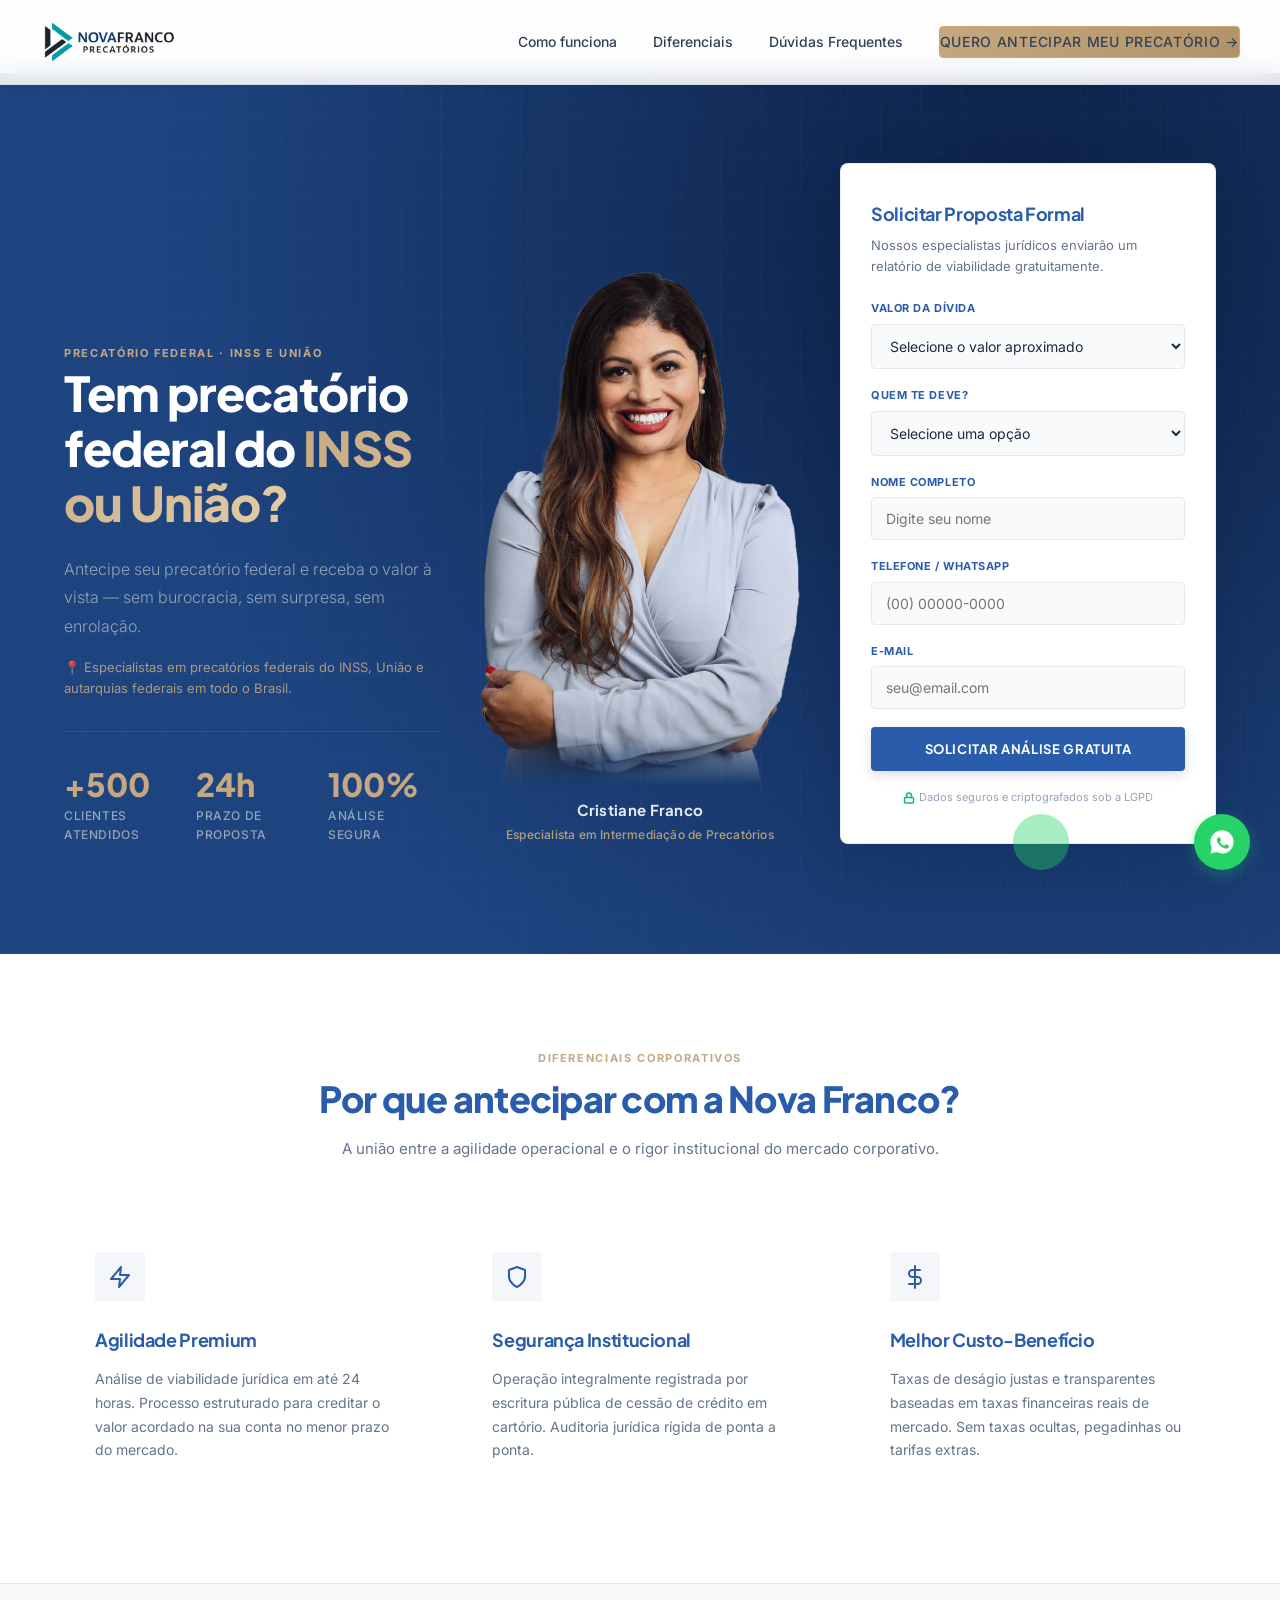
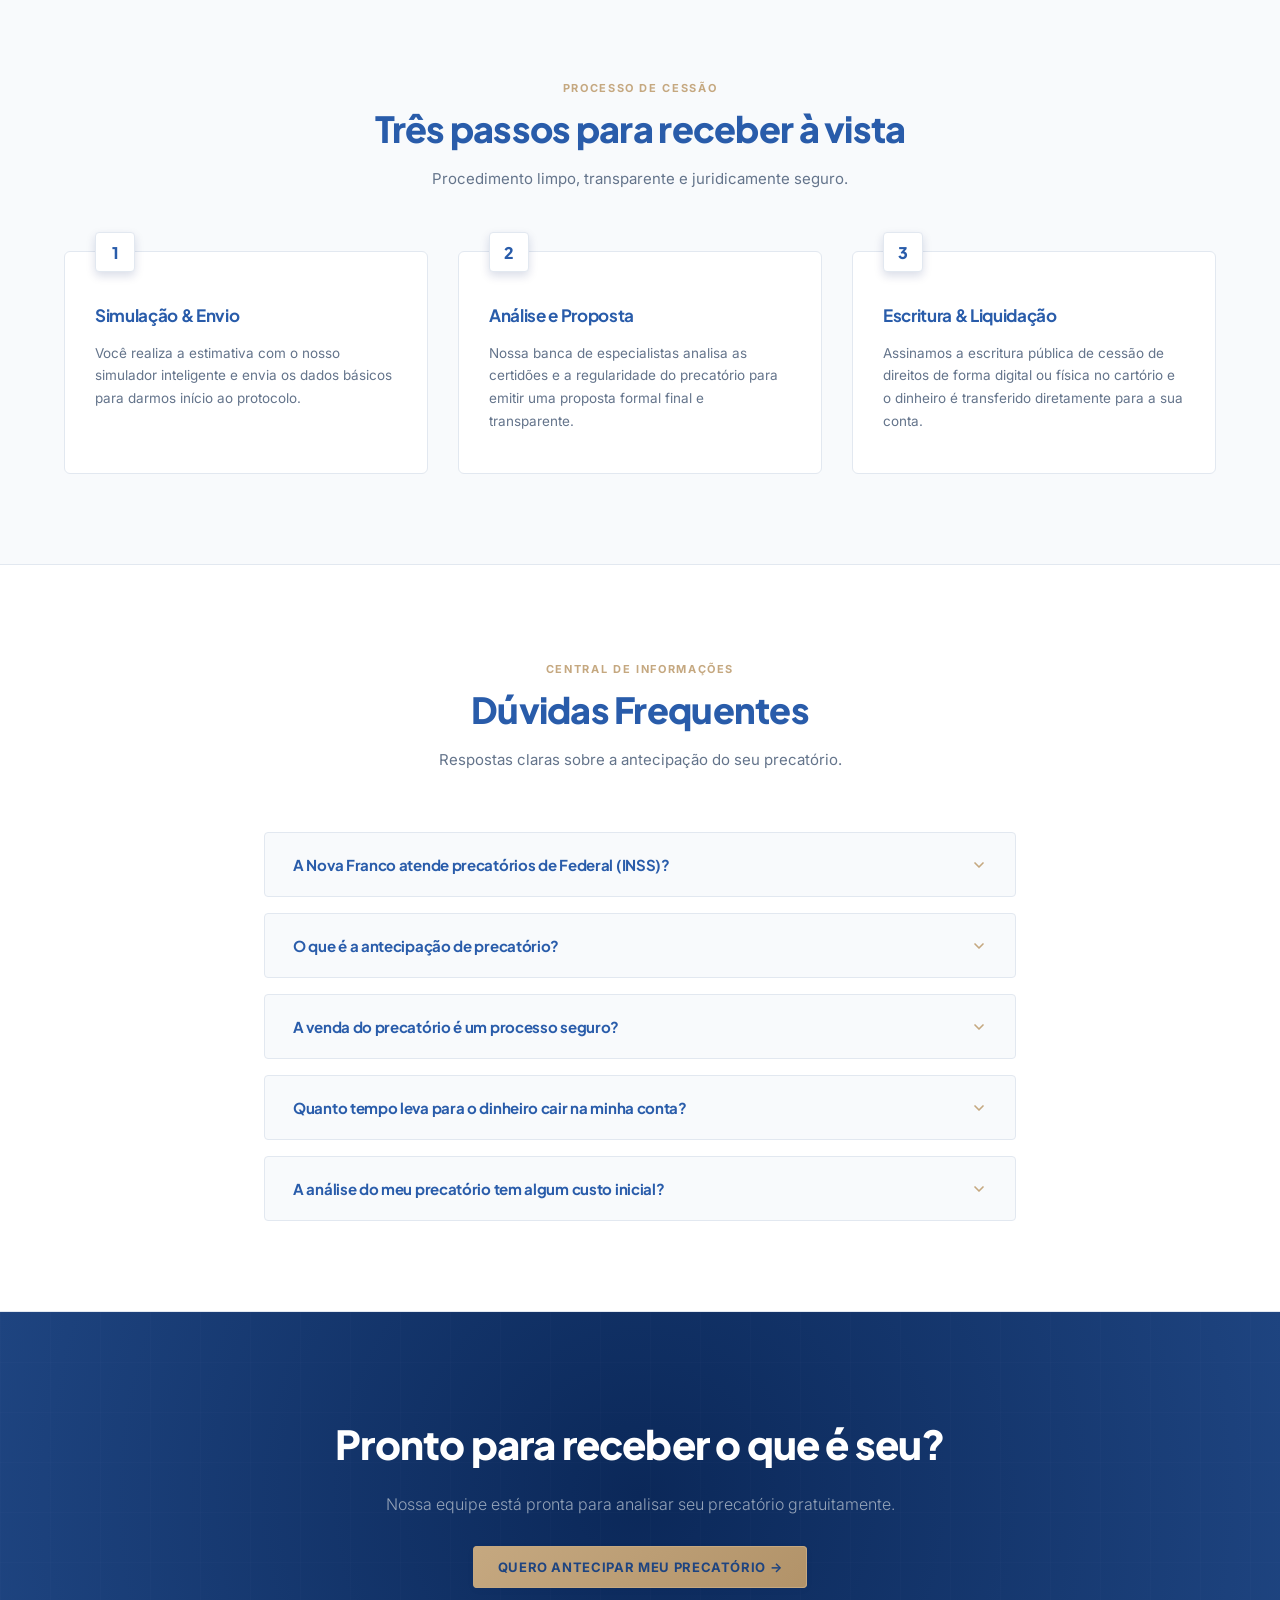
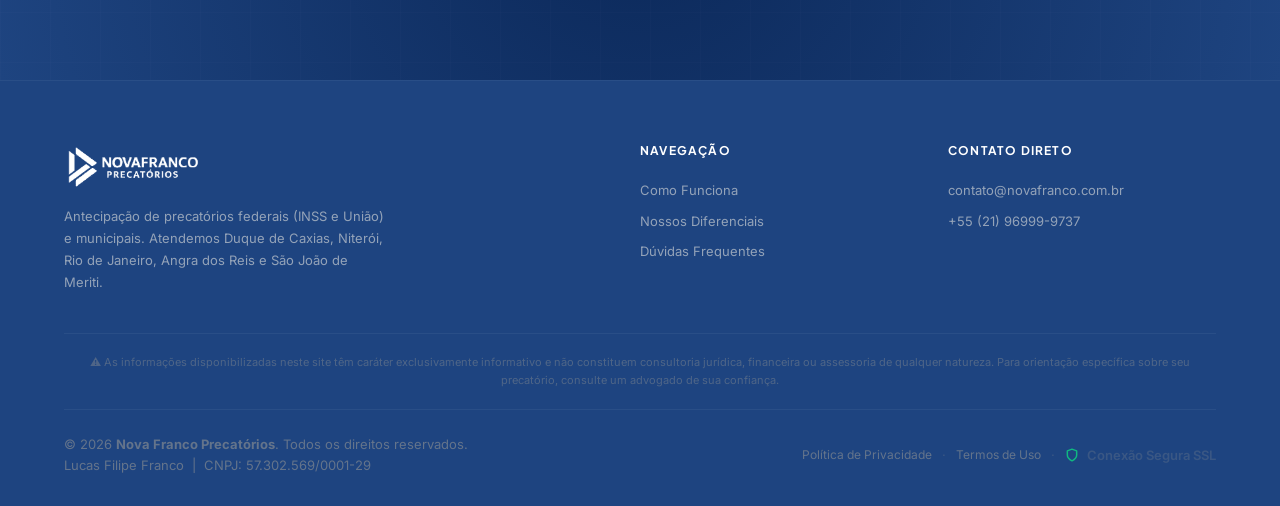
<file: precatorio-federal-inss.html>
<!DOCTYPE html>
<html lang="pt-BR">
<head>
  <meta charset="UTF-8">
  <meta name="viewport" content="width=device-width, initial-scale=1.0">
  <meta name="description" content="Antecipe seu precatório federal do INSS ou União e receba à vista em até 48h. Análise gratuita, sem burocracia. Nova Franco Precatórios.">
  <meta name="keywords" content="precatório federal INSS, antecipar precatório INSS, vender precatório federal, precatório União federal, precatório INSS como receber">
  <meta name="theme-color" content="#05132A">
  <meta name="robots" content="index, follow">
  <title>Precatório Federal INSS | Nova Franco Precatórios</title>
  <!-- Favicon -->
  <link rel="icon" type="image/x-icon" href="favicon.ico">
  <link rel="icon" type="image/png" sizes="32x32" href="img/favicon-32x32.png">
  <link rel="icon" type="image/png" sizes="16x16" href="img/favicon-16x16.png">
  <link rel="apple-touch-icon" sizes="180x180" href="img/apple-touch-icon.png">

  <!-- Open Graph -->
  <meta property="og:type" content="website">
  <meta property="og:url" content="https://novafranco.com.br/precatorio-federal-inss.html">
  <meta property="og:title" content="Precatório Federal INSS | Receba À Vista | Nova Franco">
  <meta property="og:description" content="Tem precatório federal do INSS ou União? Antecipe e receba à vista em até 48h. Análise gratuita e sem compromisso.">
  <meta property="og:image" content="https://novafranco.com.br/img/og-image.jpg">
  <meta property="og:locale" content="pt_BR">
  <meta property="og:site_name" content="Nova Franco Precatórios">

  <!-- Twitter Card -->
  <meta name="twitter:card" content="summary_large_image">
  <meta name="twitter:title" content="Precatório Federal INSS | Receba À Vista | Nova Franco">
  <meta name="twitter:description" content="Tem precatório federal do INSS ou União? Antecipe e receba à vista em até 48h. Análise gratuita e sem compromisso.">
  <meta name="twitter:image" content="https://novafranco.com.br/img/og-image.jpg">

  <!-- Schema.org -->
  <script type="application/ld+json">
  {
    "@context": "https://schema.org",
    "@type": "FinancialService",
    "name": "Nova Franco Precatórios",
    "description": "Antecipe seu precatório federal do INSS ou União e receba à vista em até 48h. Análise gratuita, sem burocracia. Nova Franco Precatórios.",
    "url": "https://novafranco.com.br/precatorio-federal-inss.html",
    "telephone": "+5521969999737",
    "email": "contato@novafranco.com.br",
    "areaServed": [{"@type": "City", "name": "Rio de Janeiro"}],
    "serviceType": "Antecipação de Precatórios",
    "priceRange": "Gratuito"
  }
  </script>

  <!-- Canonical -->
  <link rel="canonical" href="https://novafranco.com.br/precatorio-federal-inss.html">

  <!-- FAQ Schema -->
  <script type="application/ld+json">
  {
    "@context": "https://schema.org",
    "@type": "FAQPage",
    "mainEntity": [
      {
        "@type": "Question",
        "name": "A Nova Franco atende precatórios de Federal (INSS)?",
        "acceptedAnswer": {
          "@type": "Answer",
          "text": "Sim! Somos especialistas em precatórios federais do INSS e da União. Analisamos o processo gratuitamente e apresentamos proposta formal em até 24 horas."
        }
      },
      {
        "@type": "Question",
        "name": "A venda do precatório é um processo seguro?",
        "acceptedAnswer": {
          "@type": "Answer",
          "text": "Sim, é extremamente seguro. Todo o processo é formalizado por meio de uma Escritura Pública de Cessão de Crédito lavrada em Cartório de Notas e informada ao tribunal onde corre o processo."
        }
      },
      {
        "@type": "Question",
        "name": "Quanto tempo leva para o dinheiro cair na minha conta?",
        "acceptedAnswer": {
          "@type": "Answer",
          "text": "Após o envio dos documentos básicos e aprovação da análise jurídica, a assinatura e a liquidação financeira (TED ou PIX) ocorrem geralmente em um prazo de 24 a 48 horas úteis."
        }
      },
      {
        "@type": "Question",
        "name": "A análise do meu precatório tem algum custo inicial?",
        "acceptedAnswer": {
          "@type": "Answer",
          "text": "Nenhum. A Nova Franco realiza toda a análise de forma 100% gratuita. Você só cede o crédito se concordar com os valores apresentados na proposta."
        }
      }
    ]
  }
  </script>

  <!-- Fonts -->
  <link rel="preconnect" href="https://fonts.googleapis.com">
  <link rel="preconnect" href="https://fonts.gstatic.com" crossorigin>
  <link href="https://fonts.googleapis.com/css2?family=Inter:wght@300;400;500;600;700&family=Plus+Jakarta+Sans:wght@500;600;700;800&display=swap" rel="stylesheet">

  <!-- CSS -->
  <link rel="stylesheet" href="css/styles.css">

  <!-- Google Tag Manager -->
  <script>(function(w,d,s,l,i){w[l]=w[l]||[];w[l].push({'gtm.start':
  new Date().getTime(),event:'gtm.js'});var f=d.getElementsByTagName(s)[0],
  j=d.createElement(s),dl=l!='dataLayer'?'&l='+l:'';j.async=true;j.src=
  'https://www.googletagmanager.com/gtm.js?id='+i+dl;f.parentNode.insertBefore(j,f);
  })(window,document,'script','dataLayer','GTM-PXS7DNHP');</script>
  <!-- End Google Tag Manager -->
</head>
<body>

  <!-- Google Tag Manager (noscript) -->
  <noscript><iframe src="https://www.googletagmanager.com/ns.html?id=GTM-PXS7DNHP"
  height="0" width="0" style="display:none;visibility:hidden"></iframe></noscript>

  <!-- HEADER -->
  <header id="header">
    <a class="logo" href="index.html">
      <img src="img/logo.webp" alt="Nova Franco Precatórios" class="logo-img" width="180" height="67">
    </a>
    <!-- Botão WhatsApp no header — visível só no mobile via CSS -->
    <a href="https://wa.me/5521969999737?text=Ol%C3%A1%2C%20gostaria%20de%20solicitar%20uma%20an%C3%A1lise%20gratuita%20do%20meu%20precat%C3%B3rio." target="_blank" class="header-whatsapp-btn" aria-label="WhatsApp">
      <svg viewBox="0 0 24 24" width="28" height="28" fill="#25D366">
        <path d="M12.012 2c-5.506 0-9.989 4.478-9.99 9.984a9.96 9.96 0 001.333 4.993L2 22l5.13-1.343a9.94 9.94 0 004.881 1.28c5.508 0 9.99-4.479 9.991-9.985C22.003 6.478 17.518 2 12.012 2zm6.059 14.152c-.27.76-1.357 1.393-1.857 1.488-.475.09-1.092.164-3.13-.675-2.607-1.074-4.269-3.719-4.4-3.892-.128-.172-1.05-1.393-1.05-2.656 0-1.263.66-1.884.896-2.128.236-.243.513-.304.685-.304.173 0 .346.002.496.009.157.007.367-.06.574.453.212.525.728 1.77.79 1.895.064.126.107.272.022.44-.086.17-.128.272-.258.423-.13.15-.27.337-.386.452-.128.127-.26.265-.113.516.146.251.65 1.071 1.395 1.734.96.857 1.768 1.122 2.023 1.25.255.127.404.107.553-.064.15-.17.637-.745.807-.998.17-.253.339-.212.573-.127.234.086 1.487.702 1.742.829.255.127.425.191.489.301.064.111.064.646-.206 1.406z"/>
      </svg>
    </a>
    <nav class="nav">
      <a href="index.html#como-funciona">Como funciona</a>
      <a href="index.html#beneficios">Diferenciais</a>
      <a href="index.html#faq">Dúvidas Frequentes</a>
      <a href="#simulador" class="btn-gold">Quero antecipar meu precatório →</a>
    </nav>
  </header>

  <!-- HERO SECTION -->
  <section class="hero">
    <div class="container hero-container">
      <div class="hero-content">
        <span class="section-label" style="color: var(--accent-gold);">Precatório Federal · INSS e União</span>
        <h1>Tem precatório federal do <span class="gold-text">INSS ou União?</span></h1>
        <p class="hero-subtitle">
          Antecipe seu precatório federal e receba o valor à vista — sem burocracia, sem surpresa, sem enrolação.
        </p>
        <p class="hero-cidades">
          📍 Especialistas em precatórios federais do INSS, União e autarquias federais em todo o Brasil.
        </p>

        <div class="hero-stats">
          <div class="stat-item">
            <div class="stat-number">+500</div>
            <div class="stat-label">Clientes Atendidos</div>
          </div>
          <div class="stat-item">
            <div class="stat-number">24h</div>
            <div class="stat-label">Prazo de Proposta</div>
          </div>
          <div class="stat-item">
            <div class="stat-number">100%</div>
            <div class="stat-label">Análise Segura</div>
          </div>
        </div>
      </div>

      <!-- FOTO CRISTIANE -->
      <div class="hero-image-bg">
        <img src="img/cristiane.webp" alt="Cristiane Franco - Especialista em Intermediação de Precatórios">
        <div class="hero-image-caption">
          <span class="hero-caption-name">Cristiane Franco</span>
          <span class="hero-caption-title">Especialista em Intermediação de Precatórios</span>
        </div>
      </div>

      <!-- FORMULÁRIO -->
      <div class="premium-card" id="simulador">
        <div class="card-body">
          <div class="tab-content active" id="tab-cadastro">
            <h3 class="card-title">Solicitar Proposta Formal</h3>
            <p class="card-desc">Nossos especialistas jurídicos enviarão um relatório de viabilidade gratuitamente.</p>

            <form class="hero-form" id="contato-form">
              <div class="form-group">
                <label for="select-valor">Valor da Dívida</label>
                <select class="form-control" id="select-valor" name="valor_divida">
                  <option value="" disabled selected>Selecione o valor aproximado</option>
                  <option value="Até R$ 50 mil">Até R$ 50 mil</option>
                  <option value="R$ 50 mil a R$ 100 mil">R$ 50 mil – R$ 100 mil</option>
                  <option value="R$ 100 mil a R$ 500 mil">R$ 100 mil – R$ 500 mil</option>
                  <option value="Acima de R$ 500 mil">Acima de R$ 500 mil</option>
                </select>
              </div>

              <div class="form-group">
                <label for="select-municipio">Quem te deve?</label>
                <select class="form-control" id="select-municipio" name="municipio" required>
                  <option value="" disabled selected>Selecione uma opção</option>
                  <option value="Federal - INSS ou União">Federal — INSS ou União</option>
                  <option value="Municipal Duque de Caxias">Prefeitura de Duque de Caxias</option>
                  <option value="Municipal Niterói">Prefeitura de Niterói</option>
                  <option value="Municipal Rio de Janeiro">Prefeitura do Rio de Janeiro</option>
                  <option value="Municipal Angra dos Reis">Prefeitura de Angra dos Reis</option>
                  <option value="Municipal São João de Meriti">Prefeitura de São João de Meriti</option>
                  <option value="Outro município">Outro município</option>
                </select>
              </div>

              <div class="form-group">
                <label for="lead-name">Nome Completo</label>
                <input type="text" id="lead-name" name="nome" class="form-control" placeholder="Digite seu nome" required>
              </div>

              <div class="form-group">
                <label for="lead-phone">Telefone / WhatsApp</label>
                <input type="tel" id="lead-phone" name="telefone" class="form-control" placeholder="(00) 00000-0000" required>
              </div>
              <div class="form-group">
                <label for="lead-email">E-mail</label>
                <input type="email" id="lead-email" name="email" class="form-control" placeholder="seu@email.com">
              </div>

              <div class="form-group" style="margin-top: 10px;">
                <button type="submit" class="btn-submit" id="submit-btn">Solicitar análise gratuita</button>
              </div>

              <div class="form-note">
                <svg width="12" height="12" viewBox="0 0 24 24" fill="none" stroke="currentColor" stroke-width="3" stroke-linecap="round" stroke-linejoin="round" style="color: var(--success);"><rect x="3" y="11" width="18" height="11" rx="2" ry="2"></rect><path d="M7 11V7a5 5 0 0 1 10 0v4"></path></svg>
                Dados seguros e criptografados sob a LGPD
              </div>
            </form>
          </div>
        </div>
      </div>
    </div>
  </section>

  <!-- BENEFITS -->
  <section class="benefits" id="beneficios">
    <div class="container">
      <div class="section-hdr">
        <span class="section-label">Diferenciais Corporativos</span>
        <h2 class="section-title">Por que antecipar com a Nova Franco?</h2>
        <p class="section-subtitle">A união entre a agilidade operacional e o rigor institucional do mercado corporativo.</p>
      </div>
      <div class="benefits-grid">
        <div class="benefit-card">
          <div class="benefit-icon-wrapper">
            <svg width="24" height="24" viewBox="0 0 24 24" fill="none" stroke="currentColor" stroke-width="2" stroke-linecap="round" stroke-linejoin="round"><polygon points="13 2 3 14 12 14 11 22 21 10 12 10 13 2"></polygon></svg>
          </div>
          <h3>Agilidade Premium</h3>
          <p>Análise de viabilidade jurídica em até 24 horas. Processo estruturado para creditar o valor acordado na sua conta no menor prazo do mercado.</p>
        </div>
        <div class="benefit-card">
          <div class="benefit-icon-wrapper">
            <svg width="24" height="24" viewBox="0 0 24 24" fill="none" stroke="currentColor" stroke-width="2" stroke-linecap="round" stroke-linejoin="round"><path d="M12 22s8-4 8-10V5l-8-3-8 3v7c0 6 8 10 8 10z"></path></svg>
          </div>
          <h3>Segurança Institucional</h3>
          <p>Operação integralmente registrada por escritura pública de cessão de crédito em cartório. Auditoria jurídica rígida de ponta a ponta.</p>
        </div>
        <div class="benefit-card">
          <div class="benefit-icon-wrapper">
            <svg width="24" height="24" viewBox="0 0 24 24" fill="none" stroke="currentColor" stroke-width="2" stroke-linecap="round" stroke-linejoin="round"><line x1="12" y1="1" x2="12" y2="23"></line><path d="M17 5H9.5a3.5 3.5 0 0 0 0 7h5a3.5 3.5 0 0 1 0 7H6"></path></svg>
          </div>
          <h3>Melhor Custo-Benefício</h3>
          <p>Taxas de deságio justas e transparentes baseadas em taxas financeiras reais de mercado. Sem taxas ocultas, pegadinhas ou tarifas extras.</p>
        </div>
      </div>
    </div>
  </section>

  <!-- HOW IT WORKS -->
  <section class="steps" id="como-funciona">
    <div class="container">
      <div class="section-hdr">
        <span class="section-label">Processo de Cessão</span>
        <h2 class="section-title">Três passos para receber à vista</h2>
        <p class="section-subtitle">Procedimento limpo, transparente e juridicamente seguro.</p>
      </div>
      <div class="steps-grid">
        <div class="step-card">
          <div class="step-number">1</div>
          <h3>Simulação & Envio</h3>
          <p>Você realiza a estimativa com o nosso simulador inteligente e envia os dados básicos para darmos início ao protocolo.</p>
        </div>
        <div class="step-card">
          <div class="step-number">2</div>
          <h3>Análise e Proposta</h3>
          <p>Nossa banca de especialistas analisa as certidões e a regularidade do precatório para emitir uma proposta formal final e transparente.</p>
        </div>
        <div class="step-card">
          <div class="step-number">3</div>
          <h3>Escritura & Liquidação</h3>
          <p>Assinamos a escritura pública de cessão de direitos de forma digital ou física no cartório e o dinheiro é transferido diretamente para a sua conta.</p>
        </div>
      </div>
    </div>
  </section>

  <!-- FAQ -->
  <section class="faq" id="faq">
    <div class="container faq-container">
      <div class="section-hdr">
        <span class="section-label">Central de Informações</span>
        <h2 class="section-title">Dúvidas Frequentes</h2>
        <p class="section-subtitle">Respostas claras sobre a antecipação do seu precatório.</p>
      </div>
      <div class="faq-list">
        <div class="faq-item">
          <button class="faq-trigger" onclick="toggleFaq(this)">
            <h3>A Nova Franco atende precatórios de Federal (INSS)?</h3>
            <svg class="faq-chevron" width="16" height="16" viewBox="0 0 24 24" fill="none" stroke="currentColor" stroke-width="2.5" stroke-linecap="round" stroke-linejoin="round"><polyline points="6 9 12 15 18 9"></polyline></svg>
          </button>
          <div class="faq-content">
            <div class="faq-content-inner">Sim! Somos especialistas em precatórios federais do INSS e da União. Analisamos o processo gratuitamente e apresentamos proposta formal em até 24 horas.</div>
          </div>
        </div>
        <div class="faq-item">
          <button class="faq-trigger" onclick="toggleFaq(this)">
            <h3>O que é a antecipação de precatório?</h3>
            <svg class="faq-chevron" width="16" height="16" viewBox="0 0 24 24" fill="none" stroke="currentColor" stroke-width="2.5" stroke-linecap="round" stroke-linejoin="round"><polyline points="6 9 12 15 18 9"></polyline></svg>
          </button>
          <div class="faq-content">
            <div class="faq-content-inner">A antecipação (ou cessão de crédito) é uma operação legal e autorizada pelo Artigo 78 do ADCT da Constituição Federal. Ela permite que você venda o direito de receber o seu precatório para a Nova Franco em troca de um pagamento à vista com desconto (deságio), eliminando anos de espera na fila do governo.</div>
          </div>
        </div>
        <div class="faq-item">
          <button class="faq-trigger" onclick="toggleFaq(this)">
            <h3>A venda do precatório é um processo seguro?</h3>
            <svg class="faq-chevron" width="16" height="16" viewBox="0 0 24 24" fill="none" stroke="currentColor" stroke-width="2.5" stroke-linecap="round" stroke-linejoin="round"><polyline points="6 9 12 15 18 9"></polyline></svg>
          </button>
          <div class="faq-content">
            <div class="faq-content-inner">Sim, é extremamente seguro. Todo o processo é formalizado por meio de uma Escritura Pública de Cessão de Crédito lavrada em Cartório de Notas e informada ao tribunal onde corre o processo. Esse procedimento garante proteção jurídica absoluta tanto para quem vende quanto para quem compra o precatório.</div>
          </div>
        </div>
        <div class="faq-item">
          <button class="faq-trigger" onclick="toggleFaq(this)">
            <h3>Quanto tempo leva para o dinheiro cair na minha conta?</h3>
            <svg class="faq-chevron" width="16" height="16" viewBox="0 0 24 24" fill="none" stroke="currentColor" stroke-width="2.5" stroke-linecap="round" stroke-linejoin="round"><polyline points="6 9 12 15 18 9"></polyline></svg>
          </button>
          <div class="faq-content">
            <div class="faq-content-inner">Após o envio dos documentos básicos e aprovação da análise jurídica, a minuta do contrato é elaborada de imediato. A assinatura e a liquidação financeira (TED ou PIX) ocorrem geralmente em um prazo de 24 a 48 horas úteis.</div>
          </div>
        </div>
        <div class="faq-item">
          <button class="faq-trigger" onclick="toggleFaq(this)">
            <h3>A análise do meu precatório tem algum custo inicial?</h3>
            <svg class="faq-chevron" width="16" height="16" viewBox="0 0 24 24" fill="none" stroke="currentColor" stroke-width="2.5" stroke-linecap="round" stroke-linejoin="round"><polyline points="6 9 12 15 18 9"></polyline></svg>
          </button>
          <div class="faq-content">
            <div class="faq-content-inner">Nenhum. A Nova Franco realiza toda a análise cadastral, verificação de regularidade do processo, cálculos matemáticos e análise de riscos de forma 100% gratuita. Você só cede o crédito se concordar formalmente com os valores apresentados na proposta.</div>
          </div>
        </div>
      </div>
    </div>
  </section>

  <!-- CTA FINAL -->
  <section class="cta-section">
    <div class="cta-container">
      <h2>Pronto para receber o que é seu?</h2>
      <p>Nossa equipe está pronta para analisar seu precatório gratuitamente.</p>
      <a href="#simulador" class="btn-gold">Quero antecipar meu precatório →</a>
    </div>
  </section>

  <!-- FOOTER -->
  <footer>
    <div class="container">
      <div class="footer-grid">
        <div class="footer-info">
          <a class="logo" href="index.html" style="margin-bottom: 12px;">
            <img src="img/logo.webp" alt="Nova Franco Precatórios" class="logo-img" width="160" height="60" style="filter: brightness(0) invert(1);">
          </a>
          <p>Antecipação de precatórios federais (INSS e União) e municipais. Atendemos Duque de Caxias, Niterói, Rio de Janeiro, Angra dos Reis e São João de Meriti.</p>
        </div>
        <div class="footer-links">
          <h4>Navegação</h4>
          <ul>
            <li><a href="index.html#como-funciona">Como Funciona</a></li>
            <li><a href="index.html#beneficios">Nossos Diferenciais</a></li>
            <li><a href="index.html#faq">Dúvidas Frequentes</a></li>
          </ul>
        </div>
        <div class="footer-links">
          <h4>Contato Direto</h4>
          <ul>
            <li><a href="mailto:contato@novafranco.com.br">contato@novafranco.com.br</a></li>
            <li><a href="tel:+5521969999737">+55 (21) 96999-9737</a></li>
          </ul>
        </div>
      </div>
      <div class="footer-legal">
        <p>⚠️ As informações disponibilizadas neste site têm caráter exclusivamente informativo e não constituem consultoria jurídica, financeira ou assessoria de qualquer natureza. Para orientação específica sobre seu precatório, consulte um advogado de sua confiança.</p>
      </div>
      <div class="footer-bottom">
        <p>&copy; 2026 <strong>Nova Franco Precatórios</strong>. Todos os direitos reservados.<br>
        Lucas Filipe Franco &nbsp;|&nbsp; CNPJ: 57.302.569/0001-29</p>
        <div class="footer-bottom-links">
          <a href="privacidade.html">Política de Privacidade</a>
          <span>·</span>
          <a href="termos.html">Termos de Uso</a>
          <span>·</span>
          <div class="security-badge">
            <svg width="14" height="14" viewBox="0 0 24 24" fill="none" stroke="currentColor" stroke-width="2.5" stroke-linecap="round" stroke-linejoin="round"><path d="M12 22s8-4 8-10V5l-8-3-8 3v7c0 6 8 10 8 10z"></path></svg>
            <span>Conexão Segura SSL</span>
          </div>
        </div>
      </div>
    </div>
  </footer>

  <!-- FLOATING WHATSAPP -->
  <div class="whatsapp-widget">
    <div class="wa-tooltip">Falar com especialista</div>
    <div class="wa-pulse"></div>
    <a href="https://wa.me/5521969999737?text=Ol%C3%A1%2C%20gostaria%20de%20solicitar%20uma%20an%C3%A1lise%20gratuita%20do%20meu%20precat%C3%B3rio." target="_blank" class="wa-btn" aria-label="Fale conosco no WhatsApp">
      <svg viewBox="0 0 24 24">
        <path d="M12.012 2c-5.506 0-9.989 4.478-9.99 9.984a9.96 9.96 0 001.333 4.993L2 22l5.13-1.343a9.94 9.94 0 004.881 1.28c5.508 0 9.99-4.479 9.991-9.985C22.003 6.478 17.518 2 12.012 2zm6.059 14.152c-.27.76-1.357 1.393-1.857 1.488-.475.09-1.092.164-3.13-.675-2.607-1.074-4.269-3.719-4.4-3.892-.128-.172-1.05-1.393-1.05-2.656 0-1.263.66-1.884.896-2.128.236-.243.513-.304.685-.304.173 0 .346.002.496.009.157.007.367-.06.574.453.212.525.728 1.77.79 1.895.064.126.107.272.022.44-.086.17-.128.272-.258.423-.13.15-.27.337-.386.452-.128.127-.26.265-.113.516.146.251.65 1.071 1.395 1.734.96.857 1.768 1.122 2.023 1.25.255.127.404.107.553-.064.15-.17.637-.745.807-.998.17-.253.339-.212.573-.127.234.086 1.487.702 1.742.829.255.127.425.191.489.301.064.111.064.646-.206 1.406z"/>
      </svg>
    </a>
  </div>

  <!-- TOAST -->
  <div id="toast-success" class="toast">
    <div class="toast-icon">
      <svg width="20" height="20" viewBox="0 0 24 24" fill="none" stroke="currentColor" stroke-width="3" stroke-linecap="round" stroke-linejoin="round"><path d="M22 11.08V12a10 10 0 1 1-5.93-9.14"></path><polyline points="22 4 12 14.01 9 11.01"></polyline></svg>
    </div>
    <div class="toast-msg">Solicitação enviada com sucesso!</div>
  </div>

  <script src="js/app.js"></script>

  <!-- BOTÃO FIXO MOBILE — oculto no desktop via CSS -->
  <div class="mobile-sticky-cta" style="display:none;">
    <a href="#simulador">QUERO ANTECIPAR MEU PRECATÓRIO</a>
  </div>

</body>
</html>
</file>
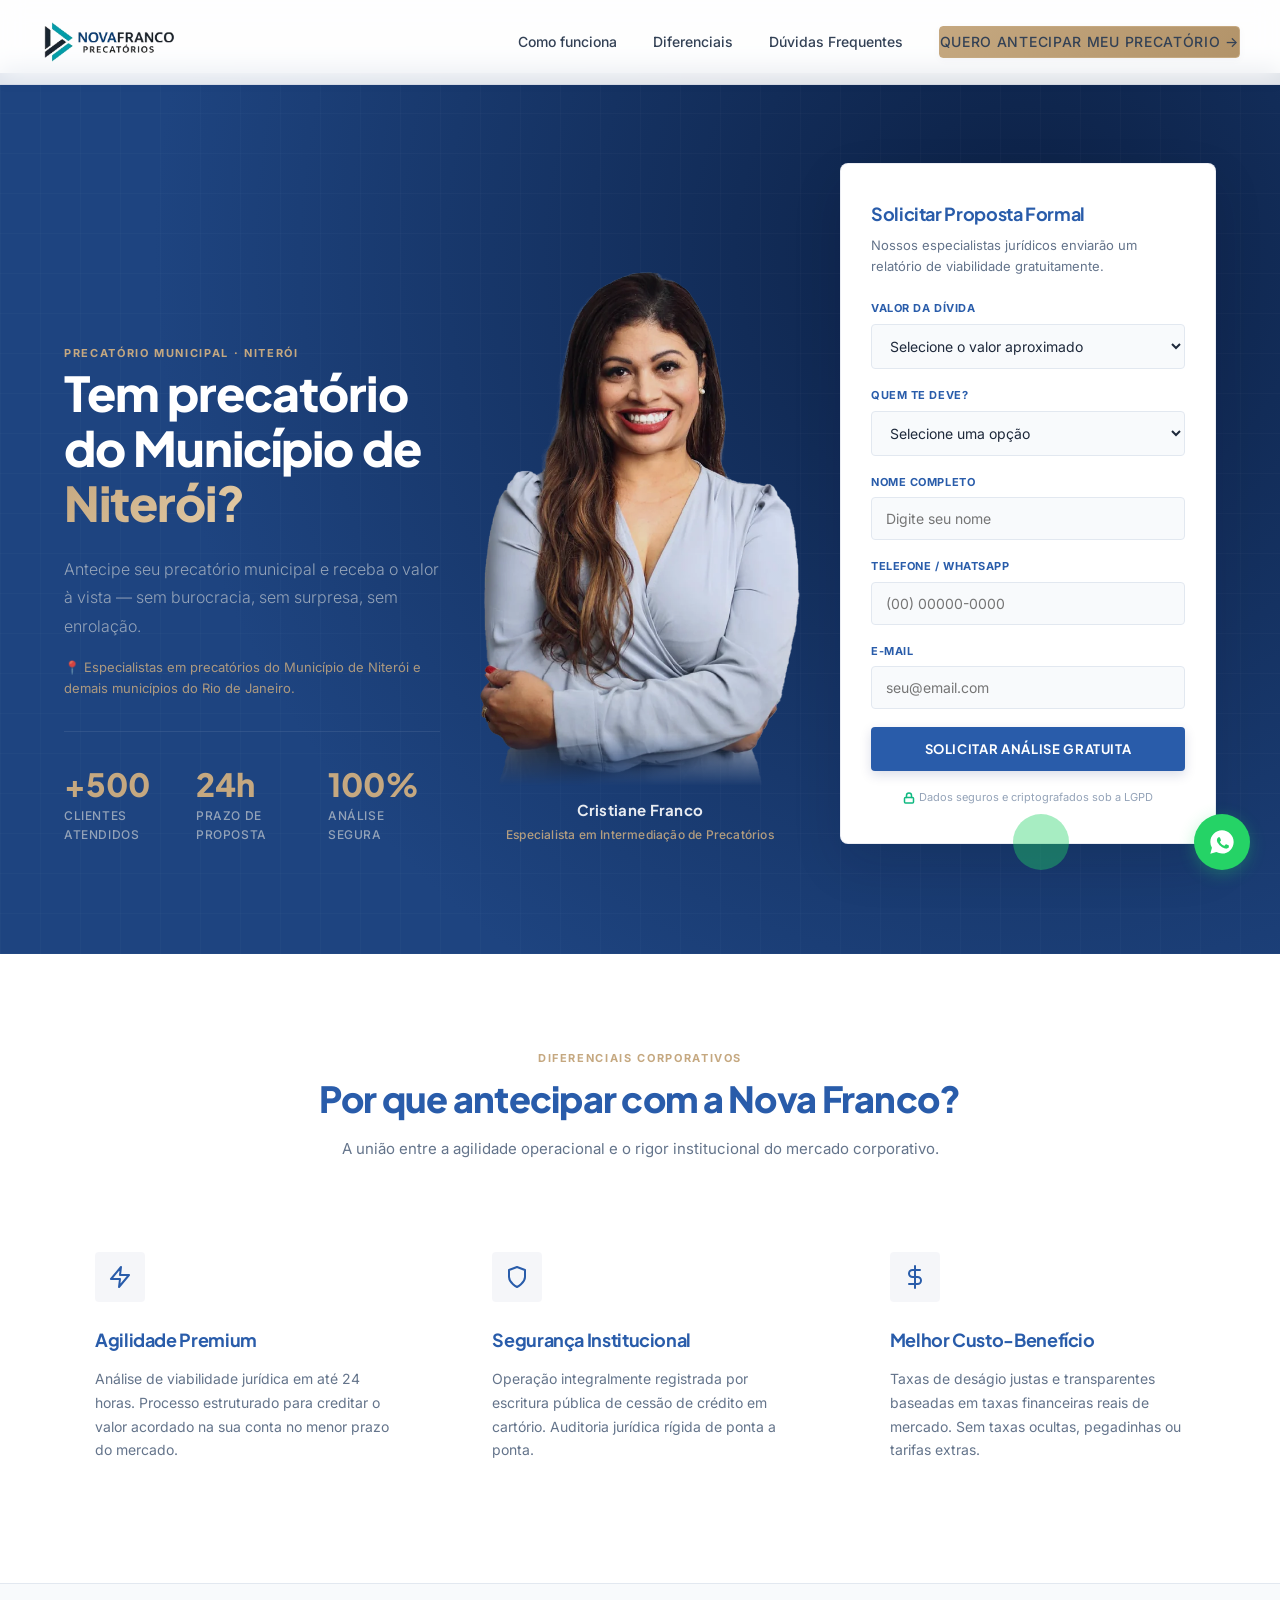
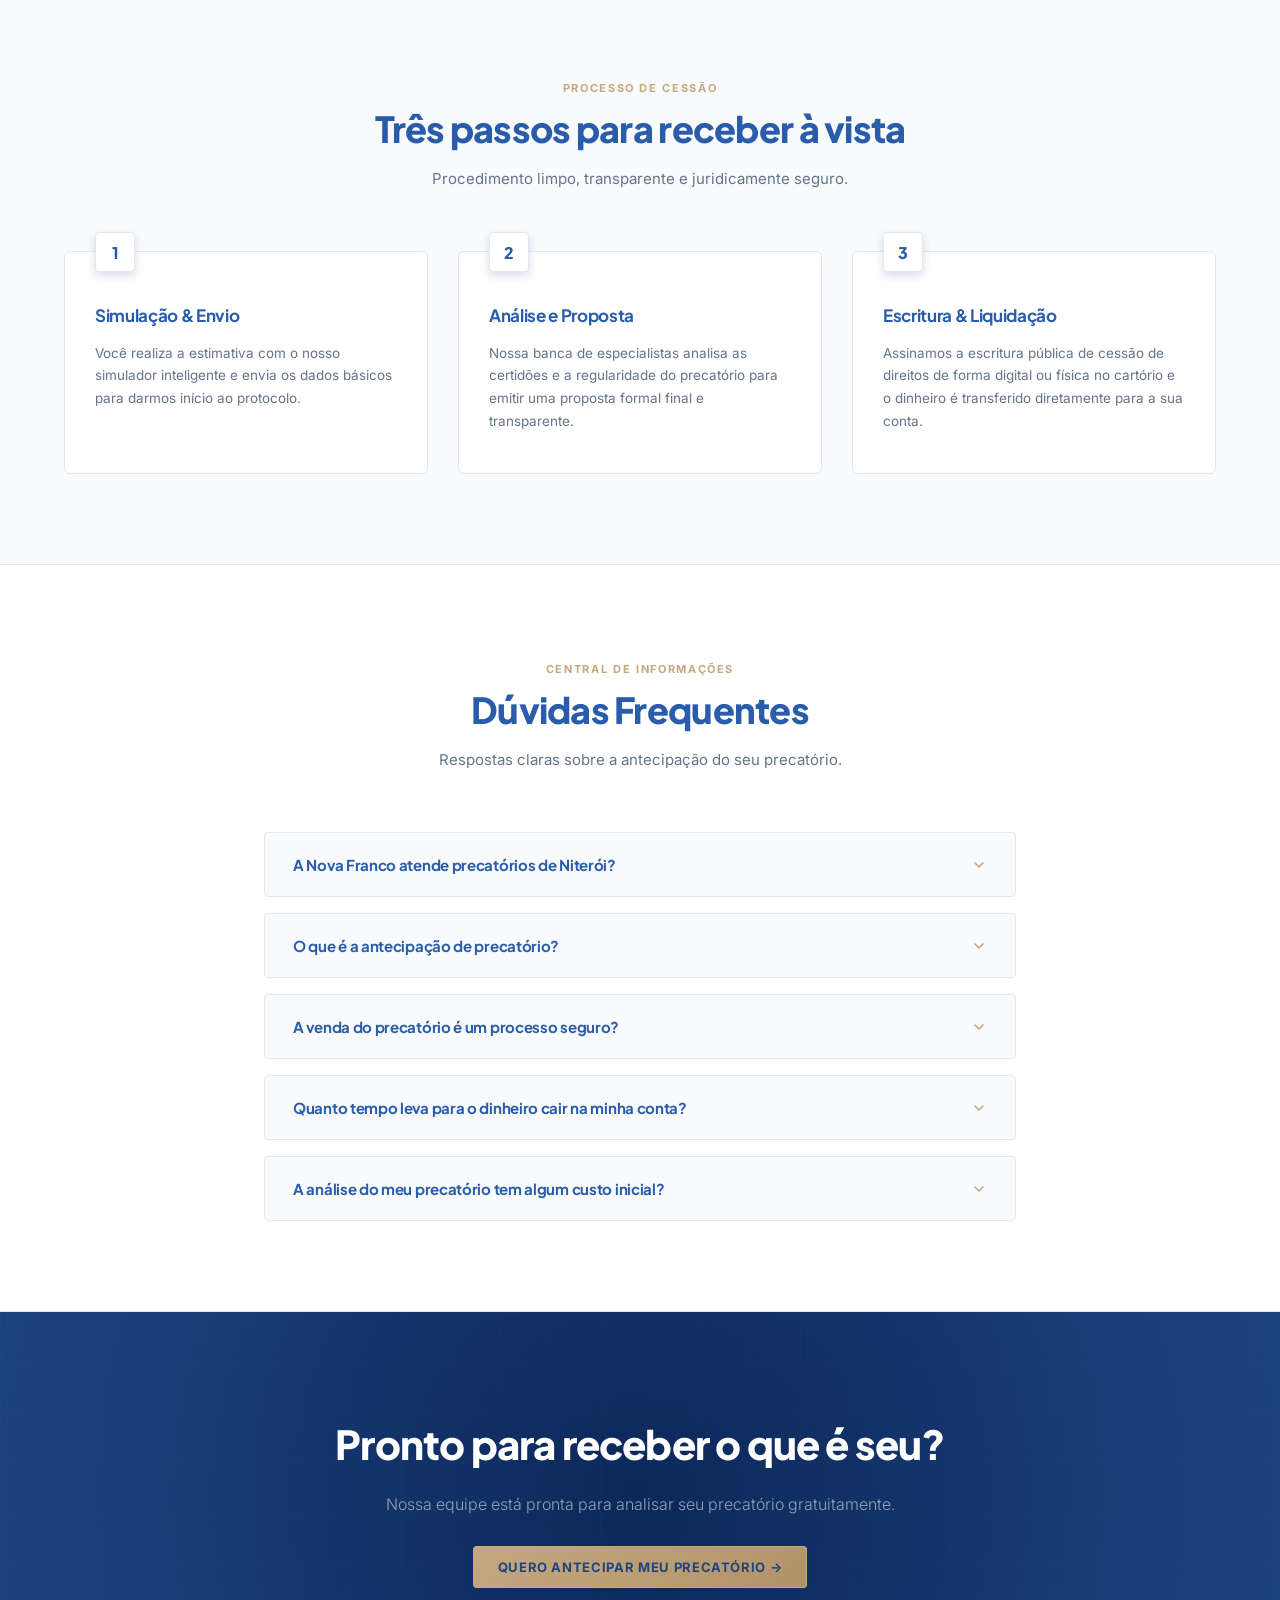
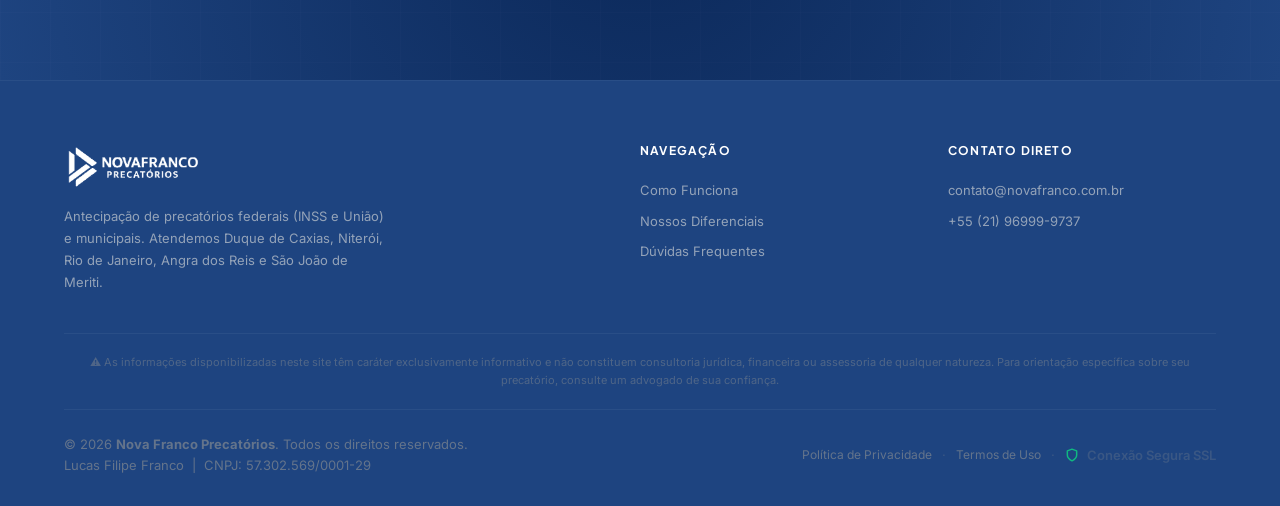
<file: precatorio-niteroi.html>
<!DOCTYPE html>
<html lang="pt-BR">
<head>
  <meta charset="UTF-8">
  <meta name="viewport" content="width=device-width, initial-scale=1.0">
  <meta name="description" content="Antecipe seu precatório do Município de Niterói e receba à vista em até 48h. Análise gratuita, sem burocracia. Nova Franco Precatórios.">
  <meta name="keywords" content="precatório Niterói, antecipar precatório Niterói, vender precatório Niterói, precatório prefeitura Niterói">
  <meta name="theme-color" content="#05132A">
  <meta name="robots" content="index, follow">
  <title>Precatório Niterói | Nova Franco Precatórios</title>
  <!-- Favicon -->
  <link rel="icon" type="image/x-icon" href="favicon.ico">
  <link rel="icon" type="image/png" sizes="32x32" href="img/favicon-32x32.png">
  <link rel="icon" type="image/png" sizes="16x16" href="img/favicon-16x16.png">
  <link rel="apple-touch-icon" sizes="180x180" href="img/apple-touch-icon.png">

  <!-- Open Graph -->
  <meta property="og:type" content="website">
  <meta property="og:url" content="https://novafranco.com.br/precatorio-niteroi.html">
  <meta property="og:title" content="Precatório Niterói | Receba À Vista | Nova Franco">
  <meta property="og:description" content="Tem precatório do Município de Niterói? Antecipe e receba à vista em até 48h. Análise gratuita e sem compromisso.">
  <meta property="og:image" content="https://novafranco.com.br/img/og-image.jpg">
  <meta property="og:locale" content="pt_BR">
  <meta property="og:site_name" content="Nova Franco Precatórios">

  <!-- Twitter Card -->
  <meta name="twitter:card" content="summary_large_image">
  <meta name="twitter:title" content="Precatório Niterói | Receba À Vista | Nova Franco">
  <meta name="twitter:description" content="Tem precatório do Município de Niterói? Antecipe e receba à vista em até 48h. Análise gratuita e sem compromisso.">
  <meta name="twitter:image" content="https://novafranco.com.br/img/og-image.jpg">

  <!-- Schema.org -->
  <script type="application/ld+json">
  {
    "@context": "https://schema.org",
    "@type": "FinancialService",
    "name": "Nova Franco Precatórios",
    "description": "Antecipe seu precatório do Município de Niterói e receba à vista em até 48h. Análise gratuita, sem burocracia. Nova Franco Precatórios.",
    "url": "https://novafranco.com.br/precatorio-niteroi.html",
    "telephone": "+5521969999737",
    "email": "contato@novafranco.com.br",
    "areaServed": [{"@type": "City", "name": "Niterói"}],
    "serviceType": "Antecipação de Precatórios",
    "priceRange": "Gratuito"
  }
  </script>

  <!-- Canonical -->
  <link rel="canonical" href="https://novafranco.com.br/precatorio-niteroi.html">

  <!-- FAQ Schema -->
  <script type="application/ld+json">
  {
    "@context": "https://schema.org",
    "@type": "FAQPage",
    "mainEntity": [
      {
        "@type": "Question",
        "name": "A Nova Franco atende precatórios de Niterói?",
        "acceptedAnswer": {
          "@type": "Answer",
          "text": "Sim! Somos especialistas em precatórios do Município de Niterói. Analisamos o processo gratuitamente e apresentamos proposta formal em até 24 horas."
        }
      },
      {
        "@type": "Question",
        "name": "A venda do precatório é um processo seguro?",
        "acceptedAnswer": {
          "@type": "Answer",
          "text": "Sim, é extremamente seguro. Todo o processo é formalizado por meio de uma Escritura Pública de Cessão de Crédito lavrada em Cartório de Notas e informada ao tribunal onde corre o processo."
        }
      },
      {
        "@type": "Question",
        "name": "Quanto tempo leva para o dinheiro cair na minha conta?",
        "acceptedAnswer": {
          "@type": "Answer",
          "text": "Após o envio dos documentos básicos e aprovação da análise jurídica, a assinatura e a liquidação financeira (TED ou PIX) ocorrem geralmente em um prazo de 24 a 48 horas úteis."
        }
      },
      {
        "@type": "Question",
        "name": "A análise do meu precatório tem algum custo inicial?",
        "acceptedAnswer": {
          "@type": "Answer",
          "text": "Nenhum. A Nova Franco realiza toda a análise de forma 100% gratuita. Você só cede o crédito se concordar com os valores apresentados na proposta."
        }
      }
    ]
  }
  </script>

  <!-- Fonts -->
  <link rel="preconnect" href="https://fonts.googleapis.com">
  <link rel="preconnect" href="https://fonts.gstatic.com" crossorigin>
  <link href="https://fonts.googleapis.com/css2?family=Inter:wght@300;400;500;600;700&family=Plus+Jakarta+Sans:wght@500;600;700;800&display=swap" rel="stylesheet">

  <!-- CSS -->
  <link rel="stylesheet" href="css/styles.css">

  <!-- Google Tag Manager -->
  <script>(function(w,d,s,l,i){w[l]=w[l]||[];w[l].push({'gtm.start':
  new Date().getTime(),event:'gtm.js'});var f=d.getElementsByTagName(s)[0],
  j=d.createElement(s),dl=l!='dataLayer'?'&l='+l:'';j.async=true;j.src=
  'https://www.googletagmanager.com/gtm.js?id='+i+dl;f.parentNode.insertBefore(j,f);
  })(window,document,'script','dataLayer','GTM-PXS7DNHP');</script>
  <!-- End Google Tag Manager -->
</head>
<body>

  <!-- Google Tag Manager (noscript) -->
  <noscript><iframe src="https://www.googletagmanager.com/ns.html?id=GTM-PXS7DNHP"
  height="0" width="0" style="display:none;visibility:hidden"></iframe></noscript>

  <!-- HEADER -->
  <header id="header">
    <a class="logo" href="index.html">
      <img src="img/logo.webp" alt="Nova Franco Precatórios" class="logo-img" width="180" height="67">
    </a>
    <!-- Botão WhatsApp no header — visível só no mobile via CSS -->
    <a href="https://wa.me/5521969999737?text=Ol%C3%A1%2C%20gostaria%20de%20solicitar%20uma%20an%C3%A1lise%20gratuita%20do%20meu%20precat%C3%B3rio." target="_blank" class="header-whatsapp-btn" aria-label="WhatsApp">
      <svg viewBox="0 0 24 24" width="28" height="28" fill="#25D366">
        <path d="M12.012 2c-5.506 0-9.989 4.478-9.99 9.984a9.96 9.96 0 001.333 4.993L2 22l5.13-1.343a9.94 9.94 0 004.881 1.28c5.508 0 9.99-4.479 9.991-9.985C22.003 6.478 17.518 2 12.012 2zm6.059 14.152c-.27.76-1.357 1.393-1.857 1.488-.475.09-1.092.164-3.13-.675-2.607-1.074-4.269-3.719-4.4-3.892-.128-.172-1.05-1.393-1.05-2.656 0-1.263.66-1.884.896-2.128.236-.243.513-.304.685-.304.173 0 .346.002.496.009.157.007.367-.06.574.453.212.525.728 1.77.79 1.895.064.126.107.272.022.44-.086.17-.128.272-.258.423-.13.15-.27.337-.386.452-.128.127-.26.265-.113.516.146.251.65 1.071 1.395 1.734.96.857 1.768 1.122 2.023 1.25.255.127.404.107.553-.064.15-.17.637-.745.807-.998.17-.253.339-.212.573-.127.234.086 1.487.702 1.742.829.255.127.425.191.489.301.064.111.064.646-.206 1.406z"/>
      </svg>
    </a>
    <nav class="nav">
      <a href="index.html#como-funciona">Como funciona</a>
      <a href="index.html#beneficios">Diferenciais</a>
      <a href="index.html#faq">Dúvidas Frequentes</a>
      <a href="#simulador" class="btn-gold">Quero antecipar meu precatório →</a>
    </nav>
  </header>

  <!-- HERO SECTION -->
  <section class="hero">
    <div class="container hero-container">
      <div class="hero-content">
        <span class="section-label" style="color: var(--accent-gold);">Precatório Municipal · Niterói</span>
        <h1>Tem precatório do Município de <span class="gold-text">Niterói?</span></h1>
        <p class="hero-subtitle">
          Antecipe seu precatório municipal e receba o valor à vista — sem burocracia, sem surpresa, sem enrolação.
        </p>
        <p class="hero-cidades">
          📍 Especialistas em precatórios do Município de Niterói e demais municípios do Rio de Janeiro.
        </p>

        <div class="hero-stats">
          <div class="stat-item">
            <div class="stat-number">+500</div>
            <div class="stat-label">Clientes Atendidos</div>
          </div>
          <div class="stat-item">
            <div class="stat-number">24h</div>
            <div class="stat-label">Prazo de Proposta</div>
          </div>
          <div class="stat-item">
            <div class="stat-number">100%</div>
            <div class="stat-label">Análise Segura</div>
          </div>
        </div>
      </div>

      <!-- FOTO CRISTIANE -->
      <div class="hero-image-bg">
        <img src="img/cristiane.webp" alt="Cristiane Franco - Especialista em Intermediação de Precatórios">
        <div class="hero-image-caption">
          <span class="hero-caption-name">Cristiane Franco</span>
          <span class="hero-caption-title">Especialista em Intermediação de Precatórios</span>
        </div>
      </div>

      <!-- FORMULÁRIO -->
      <div class="premium-card" id="simulador">
        <div class="card-body">
          <div class="tab-content active" id="tab-cadastro">
            <h3 class="card-title">Solicitar Proposta Formal</h3>
            <p class="card-desc">Nossos especialistas jurídicos enviarão um relatório de viabilidade gratuitamente.</p>

            <form class="hero-form" id="contato-form">
              <div class="form-group">
                <label for="select-valor">Valor da Dívida</label>
                <select class="form-control" id="select-valor" name="valor_divida">
                  <option value="" disabled selected>Selecione o valor aproximado</option>
                  <option value="Até R$ 50 mil">Até R$ 50 mil</option>
                  <option value="R$ 50 mil a R$ 100 mil">R$ 50 mil – R$ 100 mil</option>
                  <option value="R$ 100 mil a R$ 500 mil">R$ 100 mil – R$ 500 mil</option>
                  <option value="Acima de R$ 500 mil">Acima de R$ 500 mil</option>
                </select>
              </div>

              <div class="form-group">
                <label for="select-municipio">Quem te deve?</label>
                <select class="form-control" id="select-municipio" name="municipio" required>
                  <option value="" disabled selected>Selecione uma opção</option>
                  <option value="Federal - INSS ou União">Federal — INSS ou União</option>
                  <option value="Municipal Duque de Caxias">Município de Duque de Caxias</option>
                  <option value="Municipal Niterói">Município de Niterói</option>
                  <option value="Municipal Rio de Janeiro">Município do Rio de Janeiro</option>
                  <option value="Municipal Angra dos Reis">Município de Angra dos Reis</option>
                  <option value="Municipal São João de Meriti">Município de São João de Meriti</option>
                  <option value="Outro município">Outro município</option>
                </select>
              </div>

              <div class="form-group">
                <label for="lead-name">Nome Completo</label>
                <input type="text" id="lead-name" name="nome" class="form-control" placeholder="Digite seu nome" required>
              </div>

              <div class="form-group">
                <label for="lead-phone">Telefone / WhatsApp</label>
                <input type="tel" id="lead-phone" name="telefone" class="form-control" placeholder="(00) 00000-0000" required>
              </div>
              <div class="form-group">
                <label for="lead-email">E-mail</label>
                <input type="email" id="lead-email" name="email" class="form-control" placeholder="seu@email.com">
              </div>

              <div class="form-group" style="margin-top: 10px;">
                <button type="submit" class="btn-submit" id="submit-btn">Solicitar análise gratuita</button>
              </div>

              <div class="form-note">
                <svg width="12" height="12" viewBox="0 0 24 24" fill="none" stroke="currentColor" stroke-width="3" stroke-linecap="round" stroke-linejoin="round" style="color: var(--success);"><rect x="3" y="11" width="18" height="11" rx="2" ry="2"></rect><path d="M7 11V7a5 5 0 0 1 10 0v4"></path></svg>
                Dados seguros e criptografados sob a LGPD
              </div>
            </form>
          </div>
        </div>
      </div>
    </div>
  </section>

  <!-- BENEFITS -->
  <section class="benefits" id="beneficios">
    <div class="container">
      <div class="section-hdr">
        <span class="section-label">Diferenciais Corporativos</span>
        <h2 class="section-title">Por que antecipar com a Nova Franco?</h2>
        <p class="section-subtitle">A união entre a agilidade operacional e o rigor institucional do mercado corporativo.</p>
      </div>
      <div class="benefits-grid">
        <div class="benefit-card">
          <div class="benefit-icon-wrapper">
            <svg width="24" height="24" viewBox="0 0 24 24" fill="none" stroke="currentColor" stroke-width="2" stroke-linecap="round" stroke-linejoin="round"><polygon points="13 2 3 14 12 14 11 22 21 10 12 10 13 2"></polygon></svg>
          </div>
          <h3>Agilidade Premium</h3>
          <p>Análise de viabilidade jurídica em até 24 horas. Processo estruturado para creditar o valor acordado na sua conta no menor prazo do mercado.</p>
        </div>
        <div class="benefit-card">
          <div class="benefit-icon-wrapper">
            <svg width="24" height="24" viewBox="0 0 24 24" fill="none" stroke="currentColor" stroke-width="2" stroke-linecap="round" stroke-linejoin="round"><path d="M12 22s8-4 8-10V5l-8-3-8 3v7c0 6 8 10 8 10z"></path></svg>
          </div>
          <h3>Segurança Institucional</h3>
          <p>Operação integralmente registrada por escritura pública de cessão de crédito em cartório. Auditoria jurídica rígida de ponta a ponta.</p>
        </div>
        <div class="benefit-card">
          <div class="benefit-icon-wrapper">
            <svg width="24" height="24" viewBox="0 0 24 24" fill="none" stroke="currentColor" stroke-width="2" stroke-linecap="round" stroke-linejoin="round"><line x1="12" y1="1" x2="12" y2="23"></line><path d="M17 5H9.5a3.5 3.5 0 0 0 0 7h5a3.5 3.5 0 0 1 0 7H6"></path></svg>
          </div>
          <h3>Melhor Custo-Benefício</h3>
          <p>Taxas de deságio justas e transparentes baseadas em taxas financeiras reais de mercado. Sem taxas ocultas, pegadinhas ou tarifas extras.</p>
        </div>
      </div>
    </div>
  </section>

  <!-- HOW IT WORKS -->
  <section class="steps" id="como-funciona">
    <div class="container">
      <div class="section-hdr">
        <span class="section-label">Processo de Cessão</span>
        <h2 class="section-title">Três passos para receber à vista</h2>
        <p class="section-subtitle">Procedimento limpo, transparente e juridicamente seguro.</p>
      </div>
      <div class="steps-grid">
        <div class="step-card">
          <div class="step-number">1</div>
          <h3>Simulação & Envio</h3>
          <p>Você realiza a estimativa com o nosso simulador inteligente e envia os dados básicos para darmos início ao protocolo.</p>
        </div>
        <div class="step-card">
          <div class="step-number">2</div>
          <h3>Análise e Proposta</h3>
          <p>Nossa banca de especialistas analisa as certidões e a regularidade do precatório para emitir uma proposta formal final e transparente.</p>
        </div>
        <div class="step-card">
          <div class="step-number">3</div>
          <h3>Escritura & Liquidação</h3>
          <p>Assinamos a escritura pública de cessão de direitos de forma digital ou física no cartório e o dinheiro é transferido diretamente para a sua conta.</p>
        </div>
      </div>
    </div>
  </section>

  <!-- FAQ -->
  <section class="faq" id="faq">
    <div class="container faq-container">
      <div class="section-hdr">
        <span class="section-label">Central de Informações</span>
        <h2 class="section-title">Dúvidas Frequentes</h2>
        <p class="section-subtitle">Respostas claras sobre a antecipação do seu precatório.</p>
      </div>
      <div class="faq-list">
        <div class="faq-item">
          <button class="faq-trigger" onclick="toggleFaq(this)">
            <h3>A Nova Franco atende precatórios de Niterói?</h3>
            <svg class="faq-chevron" width="16" height="16" viewBox="0 0 24 24" fill="none" stroke="currentColor" stroke-width="2.5" stroke-linecap="round" stroke-linejoin="round"><polyline points="6 9 12 15 18 9"></polyline></svg>
          </button>
          <div class="faq-content">
            <div class="faq-content-inner">Sim! Somos especialistas em precatórios do Município de Niterói. Analisamos o processo gratuitamente e apresentamos proposta formal em até 24 horas.</div>
          </div>
        </div>
        <div class="faq-item">
          <button class="faq-trigger" onclick="toggleFaq(this)">
            <h3>O que é a antecipação de precatório?</h3>
            <svg class="faq-chevron" width="16" height="16" viewBox="0 0 24 24" fill="none" stroke="currentColor" stroke-width="2.5" stroke-linecap="round" stroke-linejoin="round"><polyline points="6 9 12 15 18 9"></polyline></svg>
          </button>
          <div class="faq-content">
            <div class="faq-content-inner">A antecipação (ou cessão de crédito) é uma operação legal e autorizada pelo Artigo 78 do ADCT da Constituição Federal. Ela permite que você venda o direito de receber o seu precatório para a Nova Franco em troca de um pagamento à vista com desconto (deságio), eliminando anos de espera na fila do governo.</div>
          </div>
        </div>
        <div class="faq-item">
          <button class="faq-trigger" onclick="toggleFaq(this)">
            <h3>A venda do precatório é um processo seguro?</h3>
            <svg class="faq-chevron" width="16" height="16" viewBox="0 0 24 24" fill="none" stroke="currentColor" stroke-width="2.5" stroke-linecap="round" stroke-linejoin="round"><polyline points="6 9 12 15 18 9"></polyline></svg>
          </button>
          <div class="faq-content">
            <div class="faq-content-inner">Sim, é extremamente seguro. Todo o processo é formalizado por meio de uma Escritura Pública de Cessão de Crédito lavrada em Cartório de Notas e informada ao tribunal onde corre o processo. Esse procedimento garante proteção jurídica absoluta tanto para quem vende quanto para quem compra o precatório.</div>
          </div>
        </div>
        <div class="faq-item">
          <button class="faq-trigger" onclick="toggleFaq(this)">
            <h3>Quanto tempo leva para o dinheiro cair na minha conta?</h3>
            <svg class="faq-chevron" width="16" height="16" viewBox="0 0 24 24" fill="none" stroke="currentColor" stroke-width="2.5" stroke-linecap="round" stroke-linejoin="round"><polyline points="6 9 12 15 18 9"></polyline></svg>
          </button>
          <div class="faq-content">
            <div class="faq-content-inner">Após o envio dos documentos básicos e aprovação da análise jurídica, a minuta do contrato é elaborada de imediato. A assinatura e a liquidação financeira (TED ou PIX) ocorrem geralmente em um prazo de 24 a 48 horas úteis.</div>
          </div>
        </div>
        <div class="faq-item">
          <button class="faq-trigger" onclick="toggleFaq(this)">
            <h3>A análise do meu precatório tem algum custo inicial?</h3>
            <svg class="faq-chevron" width="16" height="16" viewBox="0 0 24 24" fill="none" stroke="currentColor" stroke-width="2.5" stroke-linecap="round" stroke-linejoin="round"><polyline points="6 9 12 15 18 9"></polyline></svg>
          </button>
          <div class="faq-content">
            <div class="faq-content-inner">Nenhum. A Nova Franco realiza toda a análise cadastral, verificação de regularidade do processo, cálculos matemáticos e análise de riscos de forma 100% gratuita. Você só cede o crédito se concordar formalmente com os valores apresentados na proposta.</div>
          </div>
        </div>
      </div>
    </div>
  </section>

  <!-- CTA FINAL -->
  <section class="cta-section">
    <div class="cta-container">
      <h2>Pronto para receber o que é seu?</h2>
      <p>Nossa equipe está pronta para analisar seu precatório gratuitamente.</p>
      <a href="#simulador" class="btn-gold">Quero antecipar meu precatório →</a>
    </div>
  </section>

  <!-- FOOTER -->
  <footer>
    <div class="container">
      <div class="footer-grid">
        <div class="footer-info">
          <a class="logo" href="index.html" style="margin-bottom: 12px;">
            <img src="img/logo.webp" alt="Nova Franco Precatórios" class="logo-img" width="160" height="60" style="filter: brightness(0) invert(1);">
          </a>
          <p>Antecipação de precatórios federais (INSS e União) e municipais. Atendemos Duque de Caxias, Niterói, Rio de Janeiro, Angra dos Reis e São João de Meriti.</p>
        </div>
        <div class="footer-links">
          <h4>Navegação</h4>
          <ul>
            <li><a href="index.html#como-funciona">Como Funciona</a></li>
            <li><a href="index.html#beneficios">Nossos Diferenciais</a></li>
            <li><a href="index.html#faq">Dúvidas Frequentes</a></li>
          </ul>
        </div>
        <div class="footer-links">
          <h4>Contato Direto</h4>
          <ul>
            <li><a href="mailto:contato@novafranco.com.br">contato@novafranco.com.br</a></li>
            <li><a href="tel:+5521969999737">+55 (21) 96999-9737</a></li>
          </ul>
        </div>
      </div>
      <div class="footer-legal">
        <p>⚠️ As informações disponibilizadas neste site têm caráter exclusivamente informativo e não constituem consultoria jurídica, financeira ou assessoria de qualquer natureza. Para orientação específica sobre seu precatório, consulte um advogado de sua confiança.</p>
      </div>
      <div class="footer-bottom">
        <p>&copy; 2026 <strong>Nova Franco Precatórios</strong>. Todos os direitos reservados.<br>
        Lucas Filipe Franco &nbsp;|&nbsp; CNPJ: 57.302.569/0001-29</p>
        <div class="footer-bottom-links">
          <a href="privacidade.html">Política de Privacidade</a>
          <span>·</span>
          <a href="termos.html">Termos de Uso</a>
          <span>·</span>
          <div class="security-badge">
            <svg width="14" height="14" viewBox="0 0 24 24" fill="none" stroke="currentColor" stroke-width="2.5" stroke-linecap="round" stroke-linejoin="round"><path d="M12 22s8-4 8-10V5l-8-3-8 3v7c0 6 8 10 8 10z"></path></svg>
            <span>Conexão Segura SSL</span>
          </div>
        </div>
      </div>
    </div>
  </footer>

  <!-- FLOATING WHATSAPP -->
  <div class="whatsapp-widget">
    <div class="wa-tooltip">Falar com especialista</div>
    <div class="wa-pulse"></div>
    <a href="https://wa.me/5521969999737?text=Ol%C3%A1%2C%20gostaria%20de%20solicitar%20uma%20an%C3%A1lise%20gratuita%20do%20meu%20precat%C3%B3rio." target="_blank" class="wa-btn" aria-label="Fale conosco no WhatsApp">
      <svg viewBox="0 0 24 24">
        <path d="M12.012 2c-5.506 0-9.989 4.478-9.99 9.984a9.96 9.96 0 001.333 4.993L2 22l5.13-1.343a9.94 9.94 0 004.881 1.28c5.508 0 9.99-4.479 9.991-9.985C22.003 6.478 17.518 2 12.012 2zm6.059 14.152c-.27.76-1.357 1.393-1.857 1.488-.475.09-1.092.164-3.13-.675-2.607-1.074-4.269-3.719-4.4-3.892-.128-.172-1.05-1.393-1.05-2.656 0-1.263.66-1.884.896-2.128.236-.243.513-.304.685-.304.173 0 .346.002.496.009.157.007.367-.06.574.453.212.525.728 1.77.79 1.895.064.126.107.272.022.44-.086.17-.128.272-.258.423-.13.15-.27.337-.386.452-.128.127-.26.265-.113.516.146.251.65 1.071 1.395 1.734.96.857 1.768 1.122 2.023 1.25.255.127.404.107.553-.064.15-.17.637-.745.807-.998.17-.253.339-.212.573-.127.234.086 1.487.702 1.742.829.255.127.425.191.489.301.064.111.064.646-.206 1.406z"/>
      </svg>
    </a>
  </div>

  <!-- TOAST -->
  <div id="toast-success" class="toast">
    <div class="toast-icon">
      <svg width="20" height="20" viewBox="0 0 24 24" fill="none" stroke="currentColor" stroke-width="3" stroke-linecap="round" stroke-linejoin="round"><path d="M22 11.08V12a10 10 0 1 1-5.93-9.14"></path><polyline points="22 4 12 14.01 9 11.01"></polyline></svg>
    </div>
    <div class="toast-msg">Solicitação enviada com sucesso!</div>
  </div>

  <script src="js/app.js"></script>

  <!-- BOTÃO FIXO MOBILE — oculto no desktop via CSS -->
  <div class="mobile-sticky-cta" style="display:none;">
    <a href="#simulador">QUERO ANTECIPAR MEU PRECATÓRIO</a>
  </div>

</body>
</html>
</file>
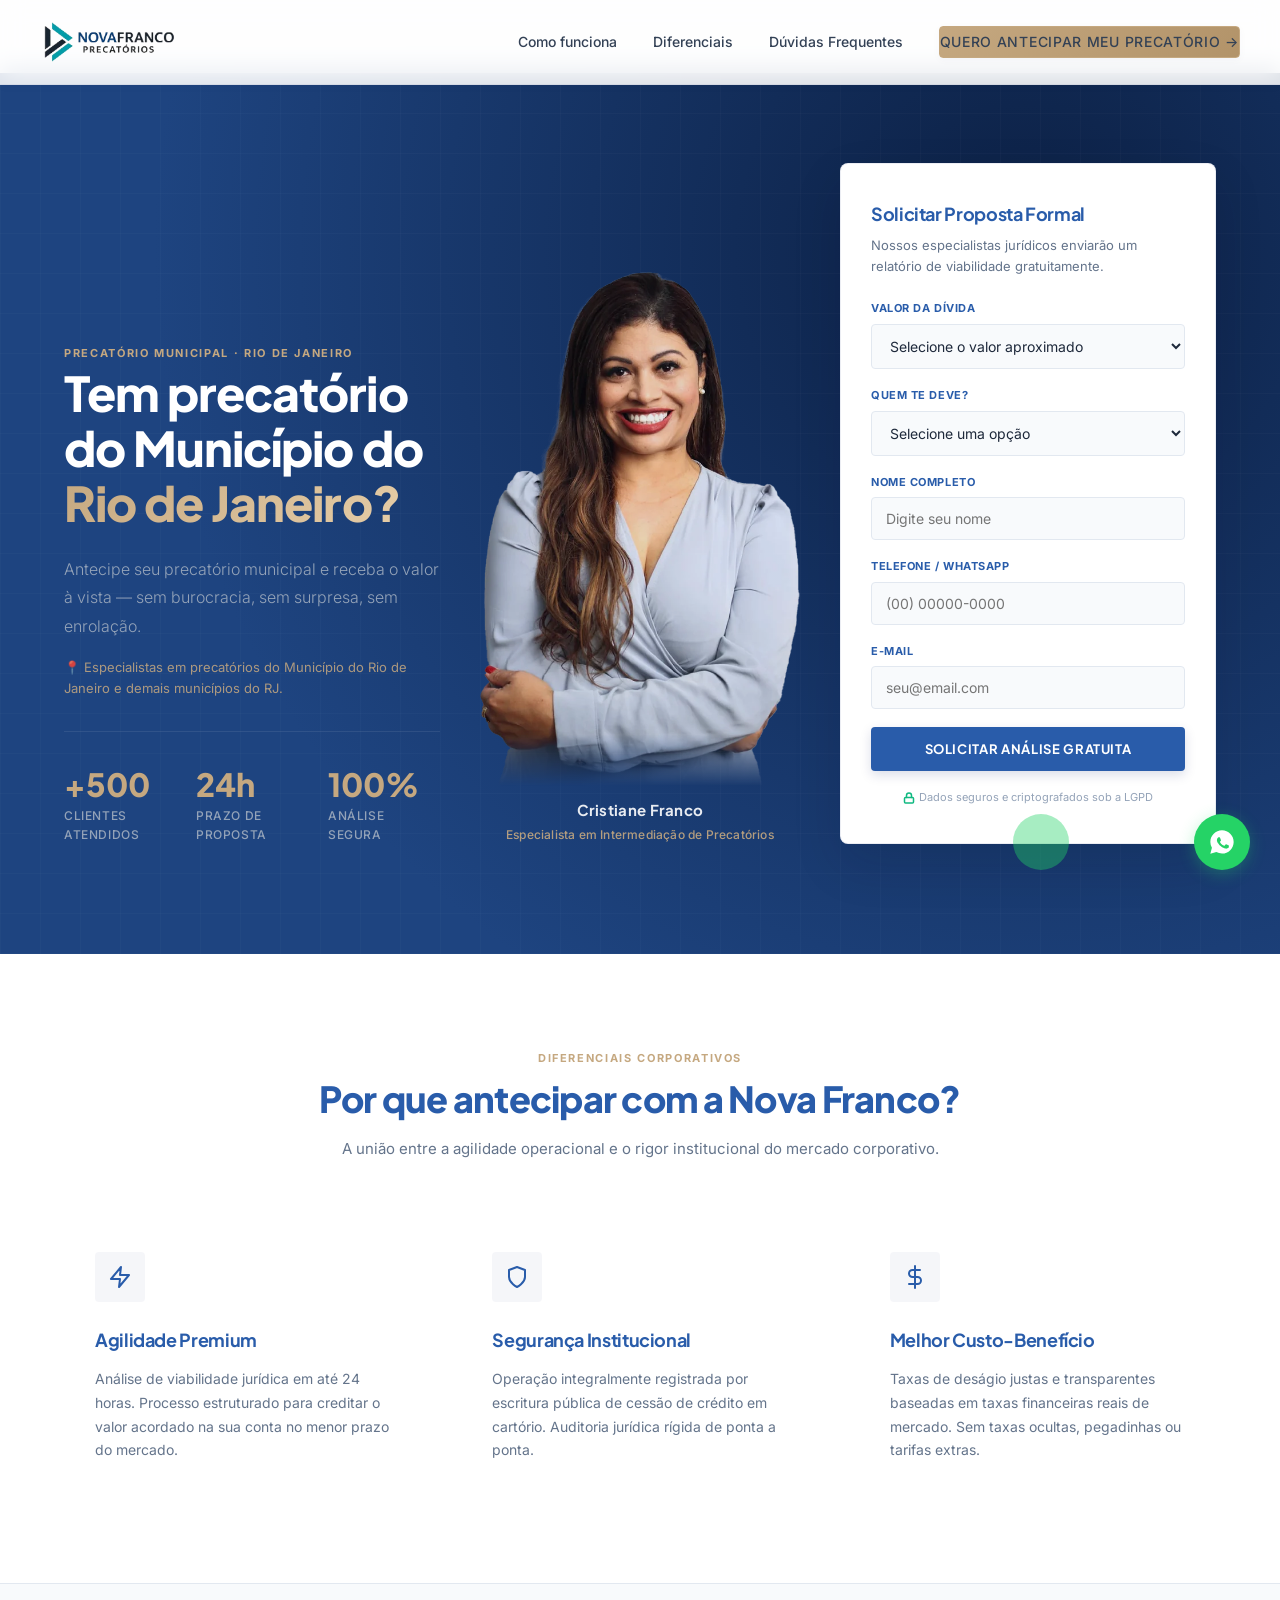
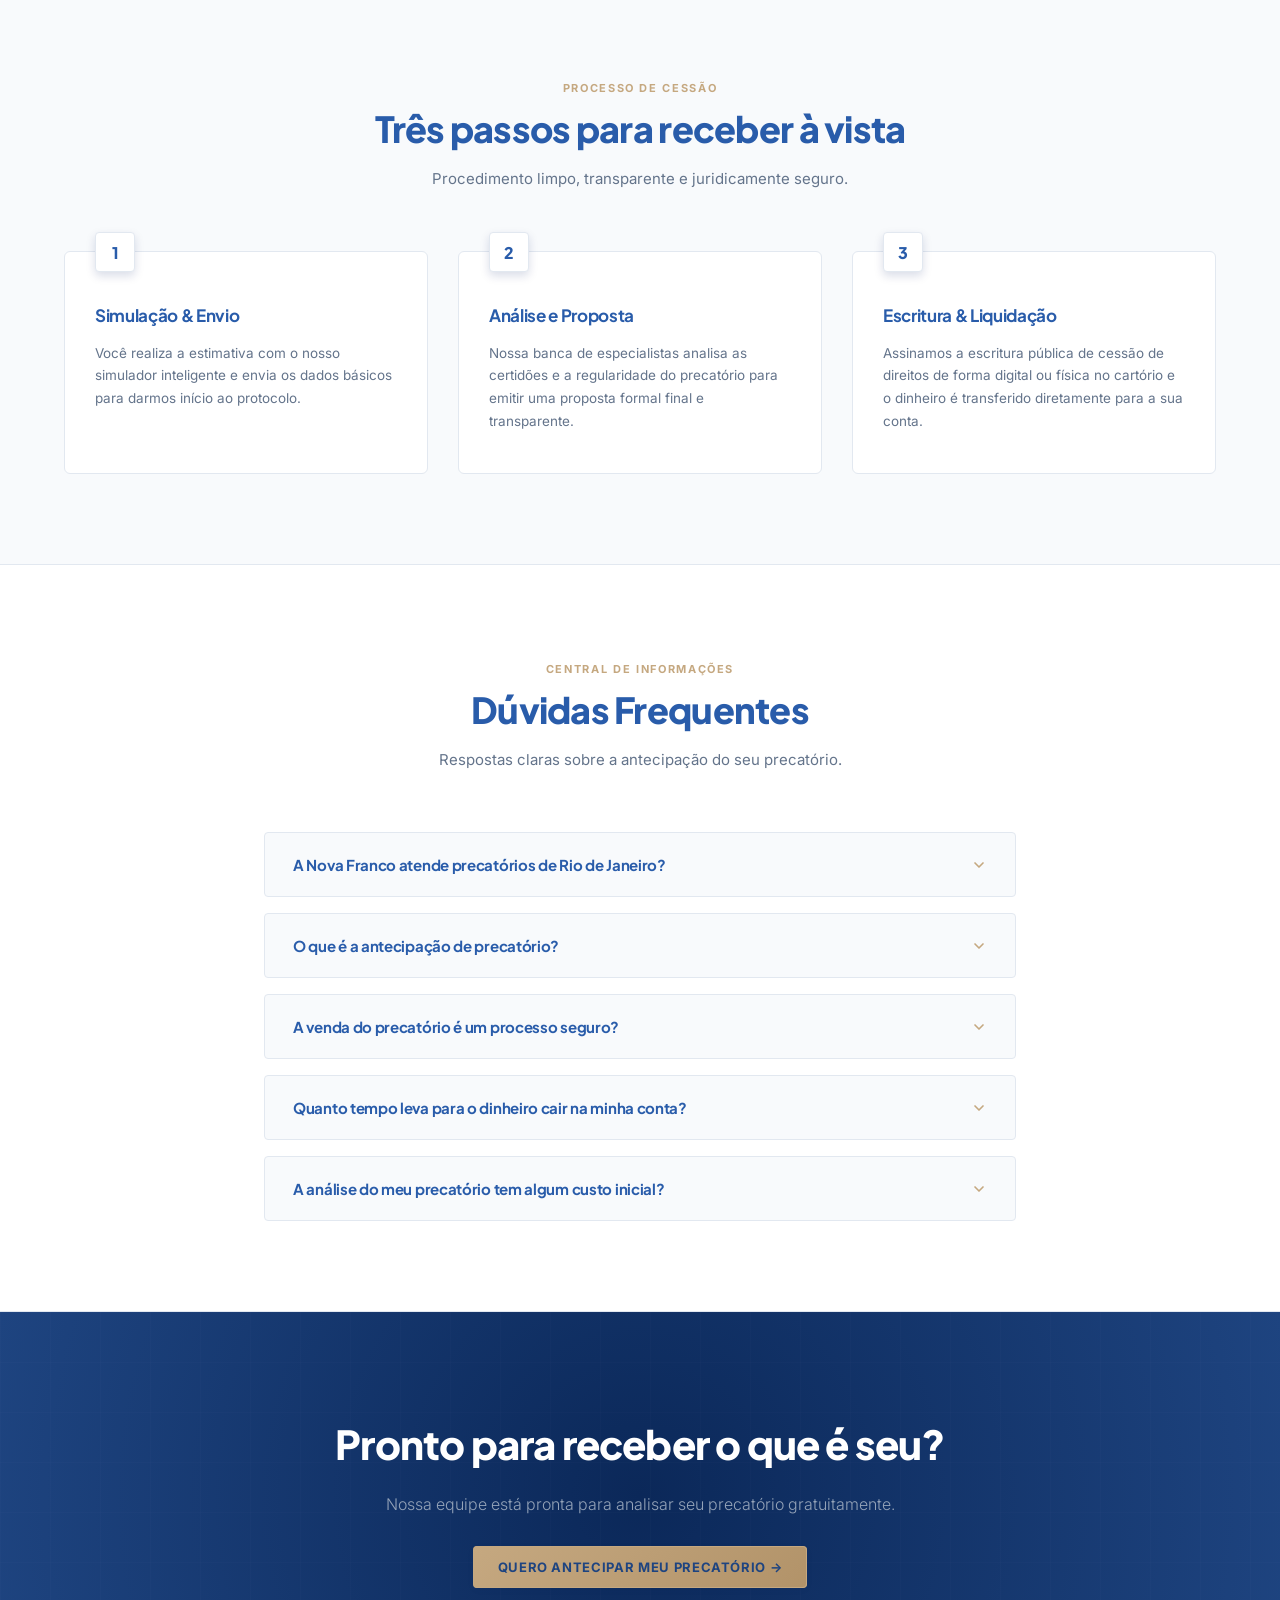
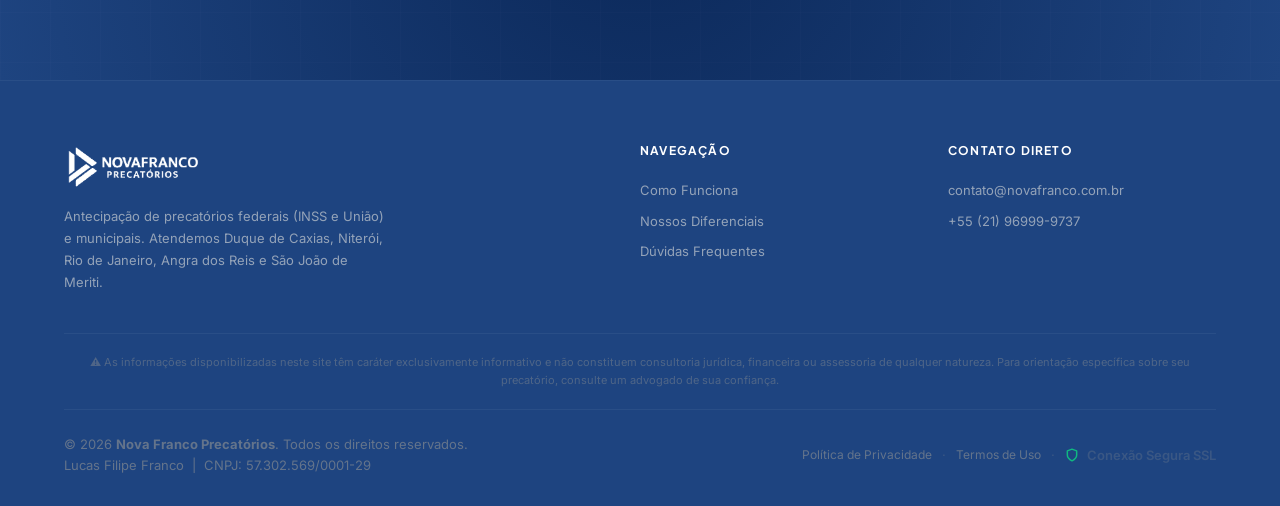
<file: precatorio-rio-de-janeiro.html>
<!DOCTYPE html>
<html lang="pt-BR">
<head>
  <meta charset="UTF-8">
  <meta name="viewport" content="width=device-width, initial-scale=1.0">
  <meta name="description" content="Antecipe seu precatório do Município do Rio de Janeiro e receba à vista em até 48h. Análise gratuita, sem burocracia. Nova Franco Precatórios.">
  <meta name="keywords" content="precatório Rio de Janeiro, antecipar precatório Rio de Janeiro, vender precatório RJ, precatório prefeitura Rio de Janeiro">
  <meta name="theme-color" content="#05132A">
  <meta name="robots" content="index, follow">
  <title>Precatório Rio de Janeiro | Nova Franco Precatórios</title>
  <!-- Favicon -->
  <link rel="icon" type="image/x-icon" href="favicon.ico">
  <link rel="icon" type="image/png" sizes="32x32" href="img/favicon-32x32.png">
  <link rel="icon" type="image/png" sizes="16x16" href="img/favicon-16x16.png">
  <link rel="apple-touch-icon" sizes="180x180" href="img/apple-touch-icon.png">

  <!-- Open Graph -->
  <meta property="og:type" content="website">
  <meta property="og:url" content="https://novafranco.com.br/precatorio-rio-de-janeiro.html">
  <meta property="og:title" content="Precatório Rio de Janeiro | Receba À Vista | Nova Franco">
  <meta property="og:description" content="Tem precatório do Município do Rio de Janeiro? Antecipe e receba à vista em até 48h. Análise gratuita e sem compromisso.">
  <meta property="og:image" content="https://novafranco.com.br/img/og-image.jpg">
  <meta property="og:locale" content="pt_BR">
  <meta property="og:site_name" content="Nova Franco Precatórios">

  <!-- Twitter Card -->
  <meta name="twitter:card" content="summary_large_image">
  <meta name="twitter:title" content="Precatório Rio de Janeiro | Receba À Vista | Nova Franco">
  <meta name="twitter:description" content="Tem precatório do Município do Rio de Janeiro? Antecipe e receba à vista em até 48h. Análise gratuita e sem compromisso.">
  <meta name="twitter:image" content="https://novafranco.com.br/img/og-image.jpg">

  <!-- Schema.org -->
  <script type="application/ld+json">
  {
    "@context": "https://schema.org",
    "@type": "FinancialService",
    "name": "Nova Franco Precatórios",
    "description": "Antecipe seu precatório do Município do Rio de Janeiro e receba à vista em até 48h. Análise gratuita, sem burocracia. Nova Franco Precatórios.",
    "url": "https://novafranco.com.br/precatorio-rio-de-janeiro.html",
    "telephone": "+5521969999737",
    "email": "contato@novafranco.com.br",
    "areaServed": [{"@type": "City", "name": "Rio de Janeiro"}],
    "serviceType": "Antecipação de Precatórios",
    "priceRange": "Gratuito"
  }
  </script>

  <!-- Canonical -->
  <link rel="canonical" href="https://novafranco.com.br/precatorio-rio-de-janeiro.html">

  <!-- FAQ Schema -->
  <script type="application/ld+json">
  {
    "@context": "https://schema.org",
    "@type": "FAQPage",
    "mainEntity": [
      {
        "@type": "Question",
        "name": "A Nova Franco atende precatórios de Rio de Janeiro?",
        "acceptedAnswer": {
          "@type": "Answer",
          "text": "Sim! Somos especialistas em precatórios do Município do Rio de Janeiro. Analisamos o processo gratuitamente e apresentamos proposta formal em até 24 horas."
        }
      },
      {
        "@type": "Question",
        "name": "A venda do precatório é um processo seguro?",
        "acceptedAnswer": {
          "@type": "Answer",
          "text": "Sim, é extremamente seguro. Todo o processo é formalizado por meio de uma Escritura Pública de Cessão de Crédito lavrada em Cartório de Notas e informada ao tribunal onde corre o processo."
        }
      },
      {
        "@type": "Question",
        "name": "Quanto tempo leva para o dinheiro cair na minha conta?",
        "acceptedAnswer": {
          "@type": "Answer",
          "text": "Após o envio dos documentos básicos e aprovação da análise jurídica, a assinatura e a liquidação financeira (TED ou PIX) ocorrem geralmente em um prazo de 24 a 48 horas úteis."
        }
      },
      {
        "@type": "Question",
        "name": "A análise do meu precatório tem algum custo inicial?",
        "acceptedAnswer": {
          "@type": "Answer",
          "text": "Nenhum. A Nova Franco realiza toda a análise de forma 100% gratuita. Você só cede o crédito se concordar com os valores apresentados na proposta."
        }
      }
    ]
  }
  </script>

  <!-- Fonts -->
  <link rel="preconnect" href="https://fonts.googleapis.com">
  <link rel="preconnect" href="https://fonts.gstatic.com" crossorigin>
  <link href="https://fonts.googleapis.com/css2?family=Inter:wght@300;400;500;600;700&family=Plus+Jakarta+Sans:wght@500;600;700;800&display=swap" rel="stylesheet">

  <!-- CSS -->
  <link rel="stylesheet" href="css/styles.css">

  <!-- Google Tag Manager -->
  <script>(function(w,d,s,l,i){w[l]=w[l]||[];w[l].push({'gtm.start':
  new Date().getTime(),event:'gtm.js'});var f=d.getElementsByTagName(s)[0],
  j=d.createElement(s),dl=l!='dataLayer'?'&l='+l:'';j.async=true;j.src=
  'https://www.googletagmanager.com/gtm.js?id='+i+dl;f.parentNode.insertBefore(j,f);
  })(window,document,'script','dataLayer','GTM-PXS7DNHP');</script>
  <!-- End Google Tag Manager -->
</head>
<body>

  <!-- Google Tag Manager (noscript) -->
  <noscript><iframe src="https://www.googletagmanager.com/ns.html?id=GTM-PXS7DNHP"
  height="0" width="0" style="display:none;visibility:hidden"></iframe></noscript>

  <!-- HEADER -->
  <header id="header">
    <a class="logo" href="index.html">
      <img src="img/logo.webp" alt="Nova Franco Precatórios" class="logo-img" width="180" height="67">
    </a>
    <!-- Botão WhatsApp no header — visível só no mobile via CSS -->
    <a href="https://wa.me/5521969999737?text=Ol%C3%A1%2C%20gostaria%20de%20solicitar%20uma%20an%C3%A1lise%20gratuita%20do%20meu%20precat%C3%B3rio." target="_blank" class="header-whatsapp-btn" aria-label="WhatsApp">
      <svg viewBox="0 0 24 24" width="28" height="28" fill="#25D366">
        <path d="M12.012 2c-5.506 0-9.989 4.478-9.99 9.984a9.96 9.96 0 001.333 4.993L2 22l5.13-1.343a9.94 9.94 0 004.881 1.28c5.508 0 9.99-4.479 9.991-9.985C22.003 6.478 17.518 2 12.012 2zm6.059 14.152c-.27.76-1.357 1.393-1.857 1.488-.475.09-1.092.164-3.13-.675-2.607-1.074-4.269-3.719-4.4-3.892-.128-.172-1.05-1.393-1.05-2.656 0-1.263.66-1.884.896-2.128.236-.243.513-.304.685-.304.173 0 .346.002.496.009.157.007.367-.06.574.453.212.525.728 1.77.79 1.895.064.126.107.272.022.44-.086.17-.128.272-.258.423-.13.15-.27.337-.386.452-.128.127-.26.265-.113.516.146.251.65 1.071 1.395 1.734.96.857 1.768 1.122 2.023 1.25.255.127.404.107.553-.064.15-.17.637-.745.807-.998.17-.253.339-.212.573-.127.234.086 1.487.702 1.742.829.255.127.425.191.489.301.064.111.064.646-.206 1.406z"/>
      </svg>
    </a>
    <nav class="nav">
      <a href="index.html#como-funciona">Como funciona</a>
      <a href="index.html#beneficios">Diferenciais</a>
      <a href="index.html#faq">Dúvidas Frequentes</a>
      <a href="#simulador" class="btn-gold">Quero antecipar meu precatório →</a>
    </nav>
  </header>

  <!-- HERO SECTION -->
  <section class="hero">
    <div class="container hero-container">
      <div class="hero-content">
        <span class="section-label" style="color: var(--accent-gold);">Precatório Municipal · Rio de Janeiro</span>
        <h1>Tem precatório do Município do <span class="gold-text">Rio de Janeiro?</span></h1>
        <p class="hero-subtitle">
          Antecipe seu precatório municipal e receba o valor à vista — sem burocracia, sem surpresa, sem enrolação.
        </p>
        <p class="hero-cidades">
          📍 Especialistas em precatórios do Município do Rio de Janeiro e demais municípios do RJ.
        </p>

        <div class="hero-stats">
          <div class="stat-item">
            <div class="stat-number">+500</div>
            <div class="stat-label">Clientes Atendidos</div>
          </div>
          <div class="stat-item">
            <div class="stat-number">24h</div>
            <div class="stat-label">Prazo de Proposta</div>
          </div>
          <div class="stat-item">
            <div class="stat-number">100%</div>
            <div class="stat-label">Análise Segura</div>
          </div>
        </div>
      </div>

      <!-- FOTO CRISTIANE -->
      <div class="hero-image-bg">
        <img src="img/cristiane.webp" alt="Cristiane Franco - Especialista em Intermediação de Precatórios">
        <div class="hero-image-caption">
          <span class="hero-caption-name">Cristiane Franco</span>
          <span class="hero-caption-title">Especialista em Intermediação de Precatórios</span>
        </div>
      </div>

      <!-- FORMULÁRIO -->
      <div class="premium-card" id="simulador">
        <div class="card-body">
          <div class="tab-content active" id="tab-cadastro">
            <h3 class="card-title">Solicitar Proposta Formal</h3>
            <p class="card-desc">Nossos especialistas jurídicos enviarão um relatório de viabilidade gratuitamente.</p>

            <form class="hero-form" id="contato-form">
              <div class="form-group">
                <label for="select-valor">Valor da Dívida</label>
                <select class="form-control" id="select-valor" name="valor_divida">
                  <option value="" disabled selected>Selecione o valor aproximado</option>
                  <option value="Até R$ 50 mil">Até R$ 50 mil</option>
                  <option value="R$ 50 mil a R$ 100 mil">R$ 50 mil – R$ 100 mil</option>
                  <option value="R$ 100 mil a R$ 500 mil">R$ 100 mil – R$ 500 mil</option>
                  <option value="Acima de R$ 500 mil">Acima de R$ 500 mil</option>
                </select>
              </div>

              <div class="form-group">
                <label for="select-municipio">Quem te deve?</label>
                <select class="form-control" id="select-municipio" name="municipio" required>
                  <option value="" disabled selected>Selecione uma opção</option>
                  <option value="Federal - INSS ou União">Federal — INSS ou União</option>
                  <option value="Municipal Duque de Caxias">Município de Duque de Caxias</option>
                  <option value="Municipal Niterói">Município de Niterói</option>
                  <option value="Municipal Rio de Janeiro">Município do Rio de Janeiro</option>
                  <option value="Municipal Angra dos Reis">Município de Angra dos Reis</option>
                  <option value="Municipal São João de Meriti">Município de São João de Meriti</option>
                  <option value="Outro município">Outro município</option>
                </select>
              </div>

              <div class="form-group">
                <label for="lead-name">Nome Completo</label>
                <input type="text" id="lead-name" name="nome" class="form-control" placeholder="Digite seu nome" required>
              </div>

              <div class="form-group">
                <label for="lead-phone">Telefone / WhatsApp</label>
                <input type="tel" id="lead-phone" name="telefone" class="form-control" placeholder="(00) 00000-0000" required>
              </div>
              <div class="form-group">
                <label for="lead-email">E-mail</label>
                <input type="email" id="lead-email" name="email" class="form-control" placeholder="seu@email.com">
              </div>

              <div class="form-group" style="margin-top: 10px;">
                <button type="submit" class="btn-submit" id="submit-btn">Solicitar análise gratuita</button>
              </div>

              <div class="form-note">
                <svg width="12" height="12" viewBox="0 0 24 24" fill="none" stroke="currentColor" stroke-width="3" stroke-linecap="round" stroke-linejoin="round" style="color: var(--success);"><rect x="3" y="11" width="18" height="11" rx="2" ry="2"></rect><path d="M7 11V7a5 5 0 0 1 10 0v4"></path></svg>
                Dados seguros e criptografados sob a LGPD
              </div>
            </form>
          </div>
        </div>
      </div>
    </div>
  </section>

  <!-- BENEFITS -->
  <section class="benefits" id="beneficios">
    <div class="container">
      <div class="section-hdr">
        <span class="section-label">Diferenciais Corporativos</span>
        <h2 class="section-title">Por que antecipar com a Nova Franco?</h2>
        <p class="section-subtitle">A união entre a agilidade operacional e o rigor institucional do mercado corporativo.</p>
      </div>
      <div class="benefits-grid">
        <div class="benefit-card">
          <div class="benefit-icon-wrapper">
            <svg width="24" height="24" viewBox="0 0 24 24" fill="none" stroke="currentColor" stroke-width="2" stroke-linecap="round" stroke-linejoin="round"><polygon points="13 2 3 14 12 14 11 22 21 10 12 10 13 2"></polygon></svg>
          </div>
          <h3>Agilidade Premium</h3>
          <p>Análise de viabilidade jurídica em até 24 horas. Processo estruturado para creditar o valor acordado na sua conta no menor prazo do mercado.</p>
        </div>
        <div class="benefit-card">
          <div class="benefit-icon-wrapper">
            <svg width="24" height="24" viewBox="0 0 24 24" fill="none" stroke="currentColor" stroke-width="2" stroke-linecap="round" stroke-linejoin="round"><path d="M12 22s8-4 8-10V5l-8-3-8 3v7c0 6 8 10 8 10z"></path></svg>
          </div>
          <h3>Segurança Institucional</h3>
          <p>Operação integralmente registrada por escritura pública de cessão de crédito em cartório. Auditoria jurídica rígida de ponta a ponta.</p>
        </div>
        <div class="benefit-card">
          <div class="benefit-icon-wrapper">
            <svg width="24" height="24" viewBox="0 0 24 24" fill="none" stroke="currentColor" stroke-width="2" stroke-linecap="round" stroke-linejoin="round"><line x1="12" y1="1" x2="12" y2="23"></line><path d="M17 5H9.5a3.5 3.5 0 0 0 0 7h5a3.5 3.5 0 0 1 0 7H6"></path></svg>
          </div>
          <h3>Melhor Custo-Benefício</h3>
          <p>Taxas de deságio justas e transparentes baseadas em taxas financeiras reais de mercado. Sem taxas ocultas, pegadinhas ou tarifas extras.</p>
        </div>
      </div>
    </div>
  </section>

  <!-- HOW IT WORKS -->
  <section class="steps" id="como-funciona">
    <div class="container">
      <div class="section-hdr">
        <span class="section-label">Processo de Cessão</span>
        <h2 class="section-title">Três passos para receber à vista</h2>
        <p class="section-subtitle">Procedimento limpo, transparente e juridicamente seguro.</p>
      </div>
      <div class="steps-grid">
        <div class="step-card">
          <div class="step-number">1</div>
          <h3>Simulação & Envio</h3>
          <p>Você realiza a estimativa com o nosso simulador inteligente e envia os dados básicos para darmos início ao protocolo.</p>
        </div>
        <div class="step-card">
          <div class="step-number">2</div>
          <h3>Análise e Proposta</h3>
          <p>Nossa banca de especialistas analisa as certidões e a regularidade do precatório para emitir uma proposta formal final e transparente.</p>
        </div>
        <div class="step-card">
          <div class="step-number">3</div>
          <h3>Escritura & Liquidação</h3>
          <p>Assinamos a escritura pública de cessão de direitos de forma digital ou física no cartório e o dinheiro é transferido diretamente para a sua conta.</p>
        </div>
      </div>
    </div>
  </section>

  <!-- FAQ -->
  <section class="faq" id="faq">
    <div class="container faq-container">
      <div class="section-hdr">
        <span class="section-label">Central de Informações</span>
        <h2 class="section-title">Dúvidas Frequentes</h2>
        <p class="section-subtitle">Respostas claras sobre a antecipação do seu precatório.</p>
      </div>
      <div class="faq-list">
        <div class="faq-item">
          <button class="faq-trigger" onclick="toggleFaq(this)">
            <h3>A Nova Franco atende precatórios de Rio de Janeiro?</h3>
            <svg class="faq-chevron" width="16" height="16" viewBox="0 0 24 24" fill="none" stroke="currentColor" stroke-width="2.5" stroke-linecap="round" stroke-linejoin="round"><polyline points="6 9 12 15 18 9"></polyline></svg>
          </button>
          <div class="faq-content">
            <div class="faq-content-inner">Sim! Somos especialistas em precatórios do Município do Rio de Janeiro. Analisamos o processo gratuitamente e apresentamos proposta formal em até 24 horas.</div>
          </div>
        </div>
        <div class="faq-item">
          <button class="faq-trigger" onclick="toggleFaq(this)">
            <h3>O que é a antecipação de precatório?</h3>
            <svg class="faq-chevron" width="16" height="16" viewBox="0 0 24 24" fill="none" stroke="currentColor" stroke-width="2.5" stroke-linecap="round" stroke-linejoin="round"><polyline points="6 9 12 15 18 9"></polyline></svg>
          </button>
          <div class="faq-content">
            <div class="faq-content-inner">A antecipação (ou cessão de crédito) é uma operação legal e autorizada pelo Artigo 78 do ADCT da Constituição Federal. Ela permite que você venda o direito de receber o seu precatório para a Nova Franco em troca de um pagamento à vista com desconto (deságio), eliminando anos de espera na fila do governo.</div>
          </div>
        </div>
        <div class="faq-item">
          <button class="faq-trigger" onclick="toggleFaq(this)">
            <h3>A venda do precatório é um processo seguro?</h3>
            <svg class="faq-chevron" width="16" height="16" viewBox="0 0 24 24" fill="none" stroke="currentColor" stroke-width="2.5" stroke-linecap="round" stroke-linejoin="round"><polyline points="6 9 12 15 18 9"></polyline></svg>
          </button>
          <div class="faq-content">
            <div class="faq-content-inner">Sim, é extremamente seguro. Todo o processo é formalizado por meio de uma Escritura Pública de Cessão de Crédito lavrada em Cartório de Notas e informada ao tribunal onde corre o processo. Esse procedimento garante proteção jurídica absoluta tanto para quem vende quanto para quem compra o precatório.</div>
          </div>
        </div>
        <div class="faq-item">
          <button class="faq-trigger" onclick="toggleFaq(this)">
            <h3>Quanto tempo leva para o dinheiro cair na minha conta?</h3>
            <svg class="faq-chevron" width="16" height="16" viewBox="0 0 24 24" fill="none" stroke="currentColor" stroke-width="2.5" stroke-linecap="round" stroke-linejoin="round"><polyline points="6 9 12 15 18 9"></polyline></svg>
          </button>
          <div class="faq-content">
            <div class="faq-content-inner">Após o envio dos documentos básicos e aprovação da análise jurídica, a minuta do contrato é elaborada de imediato. A assinatura e a liquidação financeira (TED ou PIX) ocorrem geralmente em um prazo de 24 a 48 horas úteis.</div>
          </div>
        </div>
        <div class="faq-item">
          <button class="faq-trigger" onclick="toggleFaq(this)">
            <h3>A análise do meu precatório tem algum custo inicial?</h3>
            <svg class="faq-chevron" width="16" height="16" viewBox="0 0 24 24" fill="none" stroke="currentColor" stroke-width="2.5" stroke-linecap="round" stroke-linejoin="round"><polyline points="6 9 12 15 18 9"></polyline></svg>
          </button>
          <div class="faq-content">
            <div class="faq-content-inner">Nenhum. A Nova Franco realiza toda a análise cadastral, verificação de regularidade do processo, cálculos matemáticos e análise de riscos de forma 100% gratuita. Você só cede o crédito se concordar formalmente com os valores apresentados na proposta.</div>
          </div>
        </div>
      </div>
    </div>
  </section>

  <!-- CTA FINAL -->
  <section class="cta-section">
    <div class="cta-container">
      <h2>Pronto para receber o que é seu?</h2>
      <p>Nossa equipe está pronta para analisar seu precatório gratuitamente.</p>
      <a href="#simulador" class="btn-gold">Quero antecipar meu precatório →</a>
    </div>
  </section>

  <!-- FOOTER -->
  <footer>
    <div class="container">
      <div class="footer-grid">
        <div class="footer-info">
          <a class="logo" href="index.html" style="margin-bottom: 12px;">
            <img src="img/logo.webp" alt="Nova Franco Precatórios" class="logo-img" width="160" height="60" style="filter: brightness(0) invert(1);">
          </a>
          <p>Antecipação de precatórios federais (INSS e União) e municipais. Atendemos Duque de Caxias, Niterói, Rio de Janeiro, Angra dos Reis e São João de Meriti.</p>
        </div>
        <div class="footer-links">
          <h4>Navegação</h4>
          <ul>
            <li><a href="index.html#como-funciona">Como Funciona</a></li>
            <li><a href="index.html#beneficios">Nossos Diferenciais</a></li>
            <li><a href="index.html#faq">Dúvidas Frequentes</a></li>
          </ul>
        </div>
        <div class="footer-links">
          <h4>Contato Direto</h4>
          <ul>
            <li><a href="mailto:contato@novafranco.com.br">contato@novafranco.com.br</a></li>
            <li><a href="tel:+5521969999737">+55 (21) 96999-9737</a></li>
          </ul>
        </div>
      </div>
      <div class="footer-legal">
        <p>⚠️ As informações disponibilizadas neste site têm caráter exclusivamente informativo e não constituem consultoria jurídica, financeira ou assessoria de qualquer natureza. Para orientação específica sobre seu precatório, consulte um advogado de sua confiança.</p>
      </div>
      <div class="footer-bottom">
        <p>&copy; 2026 <strong>Nova Franco Precatórios</strong>. Todos os direitos reservados.<br>
        Lucas Filipe Franco &nbsp;|&nbsp; CNPJ: 57.302.569/0001-29</p>
        <div class="footer-bottom-links">
          <a href="privacidade.html">Política de Privacidade</a>
          <span>·</span>
          <a href="termos.html">Termos de Uso</a>
          <span>·</span>
          <div class="security-badge">
            <svg width="14" height="14" viewBox="0 0 24 24" fill="none" stroke="currentColor" stroke-width="2.5" stroke-linecap="round" stroke-linejoin="round"><path d="M12 22s8-4 8-10V5l-8-3-8 3v7c0 6 8 10 8 10z"></path></svg>
            <span>Conexão Segura SSL</span>
          </div>
        </div>
      </div>
    </div>
  </footer>

  <!-- FLOATING WHATSAPP -->
  <div class="whatsapp-widget">
    <div class="wa-tooltip">Falar com especialista</div>
    <div class="wa-pulse"></div>
    <a href="https://wa.me/5521969999737?text=Ol%C3%A1%2C%20gostaria%20de%20solicitar%20uma%20an%C3%A1lise%20gratuita%20do%20meu%20precat%C3%B3rio." target="_blank" class="wa-btn" aria-label="Fale conosco no WhatsApp">
      <svg viewBox="0 0 24 24">
        <path d="M12.012 2c-5.506 0-9.989 4.478-9.99 9.984a9.96 9.96 0 001.333 4.993L2 22l5.13-1.343a9.94 9.94 0 004.881 1.28c5.508 0 9.99-4.479 9.991-9.985C22.003 6.478 17.518 2 12.012 2zm6.059 14.152c-.27.76-1.357 1.393-1.857 1.488-.475.09-1.092.164-3.13-.675-2.607-1.074-4.269-3.719-4.4-3.892-.128-.172-1.05-1.393-1.05-2.656 0-1.263.66-1.884.896-2.128.236-.243.513-.304.685-.304.173 0 .346.002.496.009.157.007.367-.06.574.453.212.525.728 1.77.79 1.895.064.126.107.272.022.44-.086.17-.128.272-.258.423-.13.15-.27.337-.386.452-.128.127-.26.265-.113.516.146.251.65 1.071 1.395 1.734.96.857 1.768 1.122 2.023 1.25.255.127.404.107.553-.064.15-.17.637-.745.807-.998.17-.253.339-.212.573-.127.234.086 1.487.702 1.742.829.255.127.425.191.489.301.064.111.064.646-.206 1.406z"/>
      </svg>
    </a>
  </div>

  <!-- TOAST -->
  <div id="toast-success" class="toast">
    <div class="toast-icon">
      <svg width="20" height="20" viewBox="0 0 24 24" fill="none" stroke="currentColor" stroke-width="3" stroke-linecap="round" stroke-linejoin="round"><path d="M22 11.08V12a10 10 0 1 1-5.93-9.14"></path><polyline points="22 4 12 14.01 9 11.01"></polyline></svg>
    </div>
    <div class="toast-msg">Solicitação enviada com sucesso!</div>
  </div>

  <script src="js/app.js"></script>

  <!-- BOTÃO FIXO MOBILE — oculto no desktop via CSS -->
  <div class="mobile-sticky-cta" style="display:none;">
    <a href="#simulador">QUERO ANTECIPAR MEU PRECATÓRIO</a>
  </div>

</body>
</html>
</file>
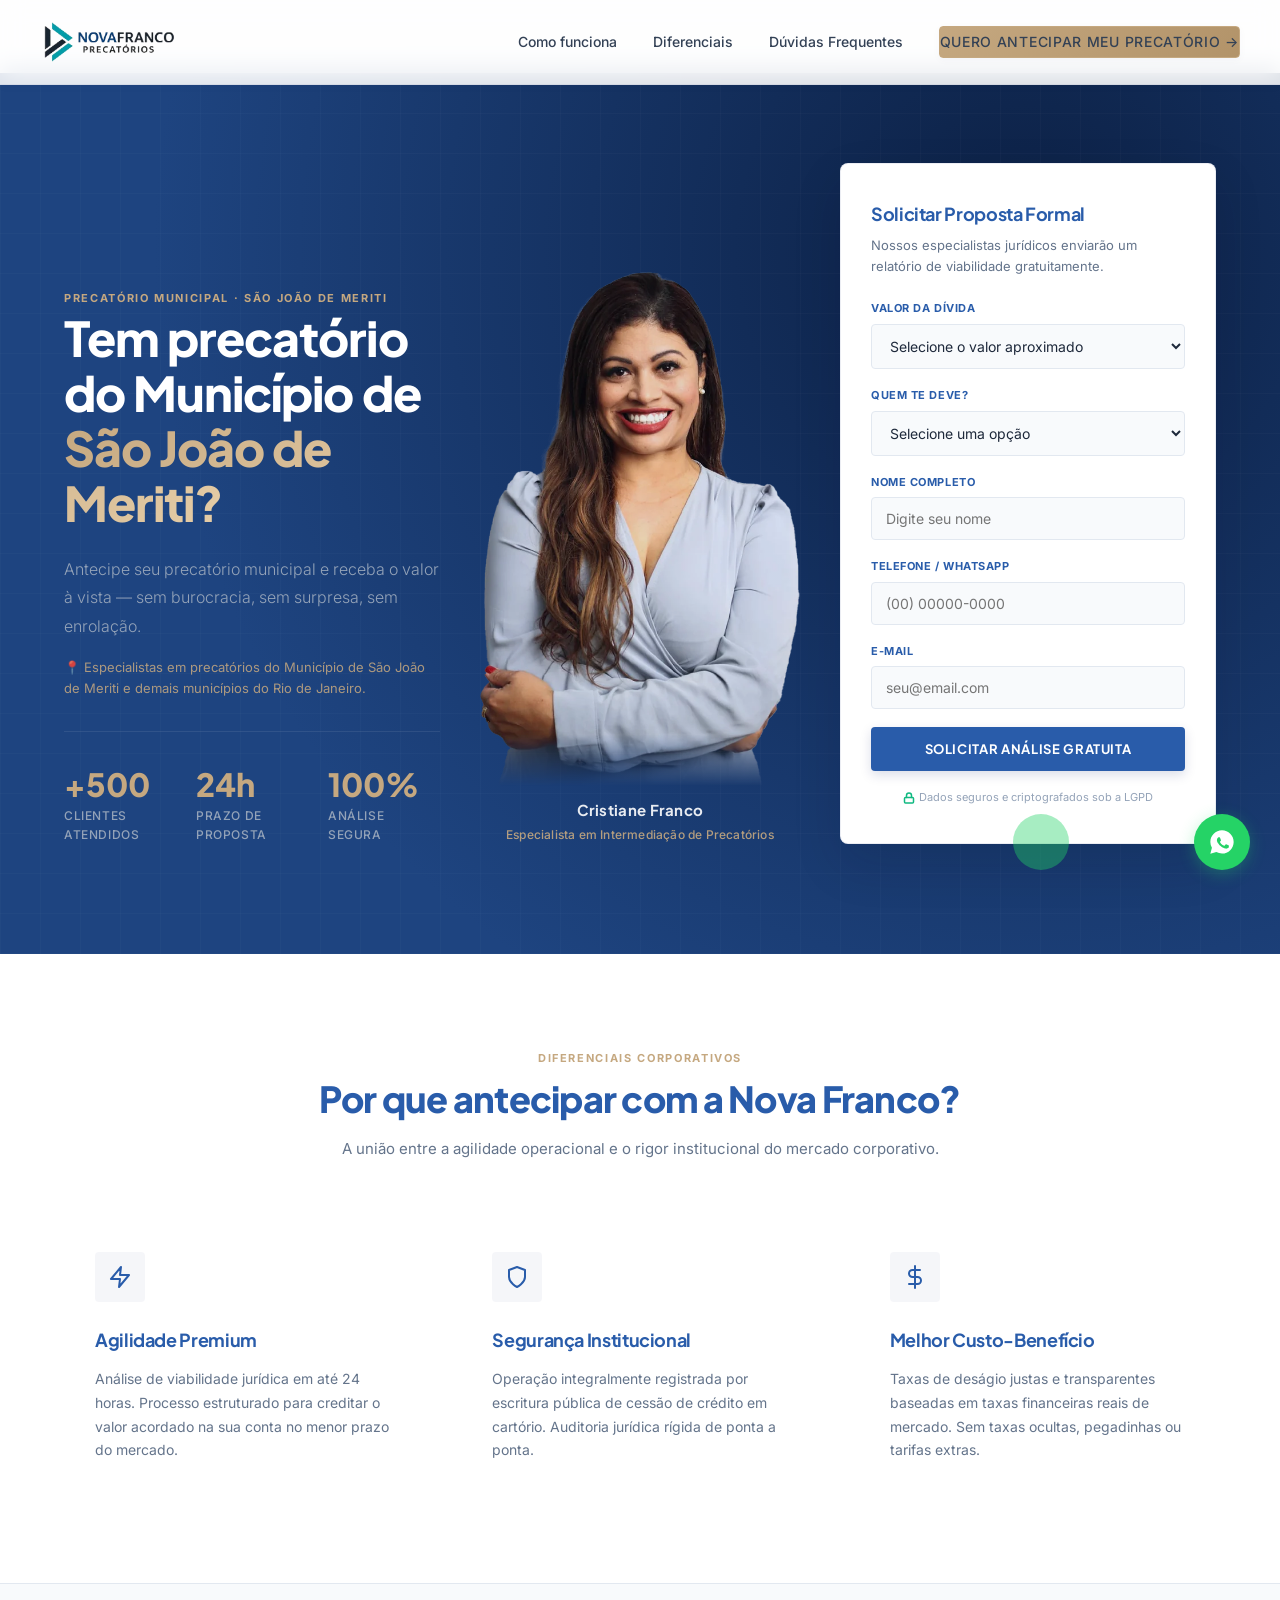
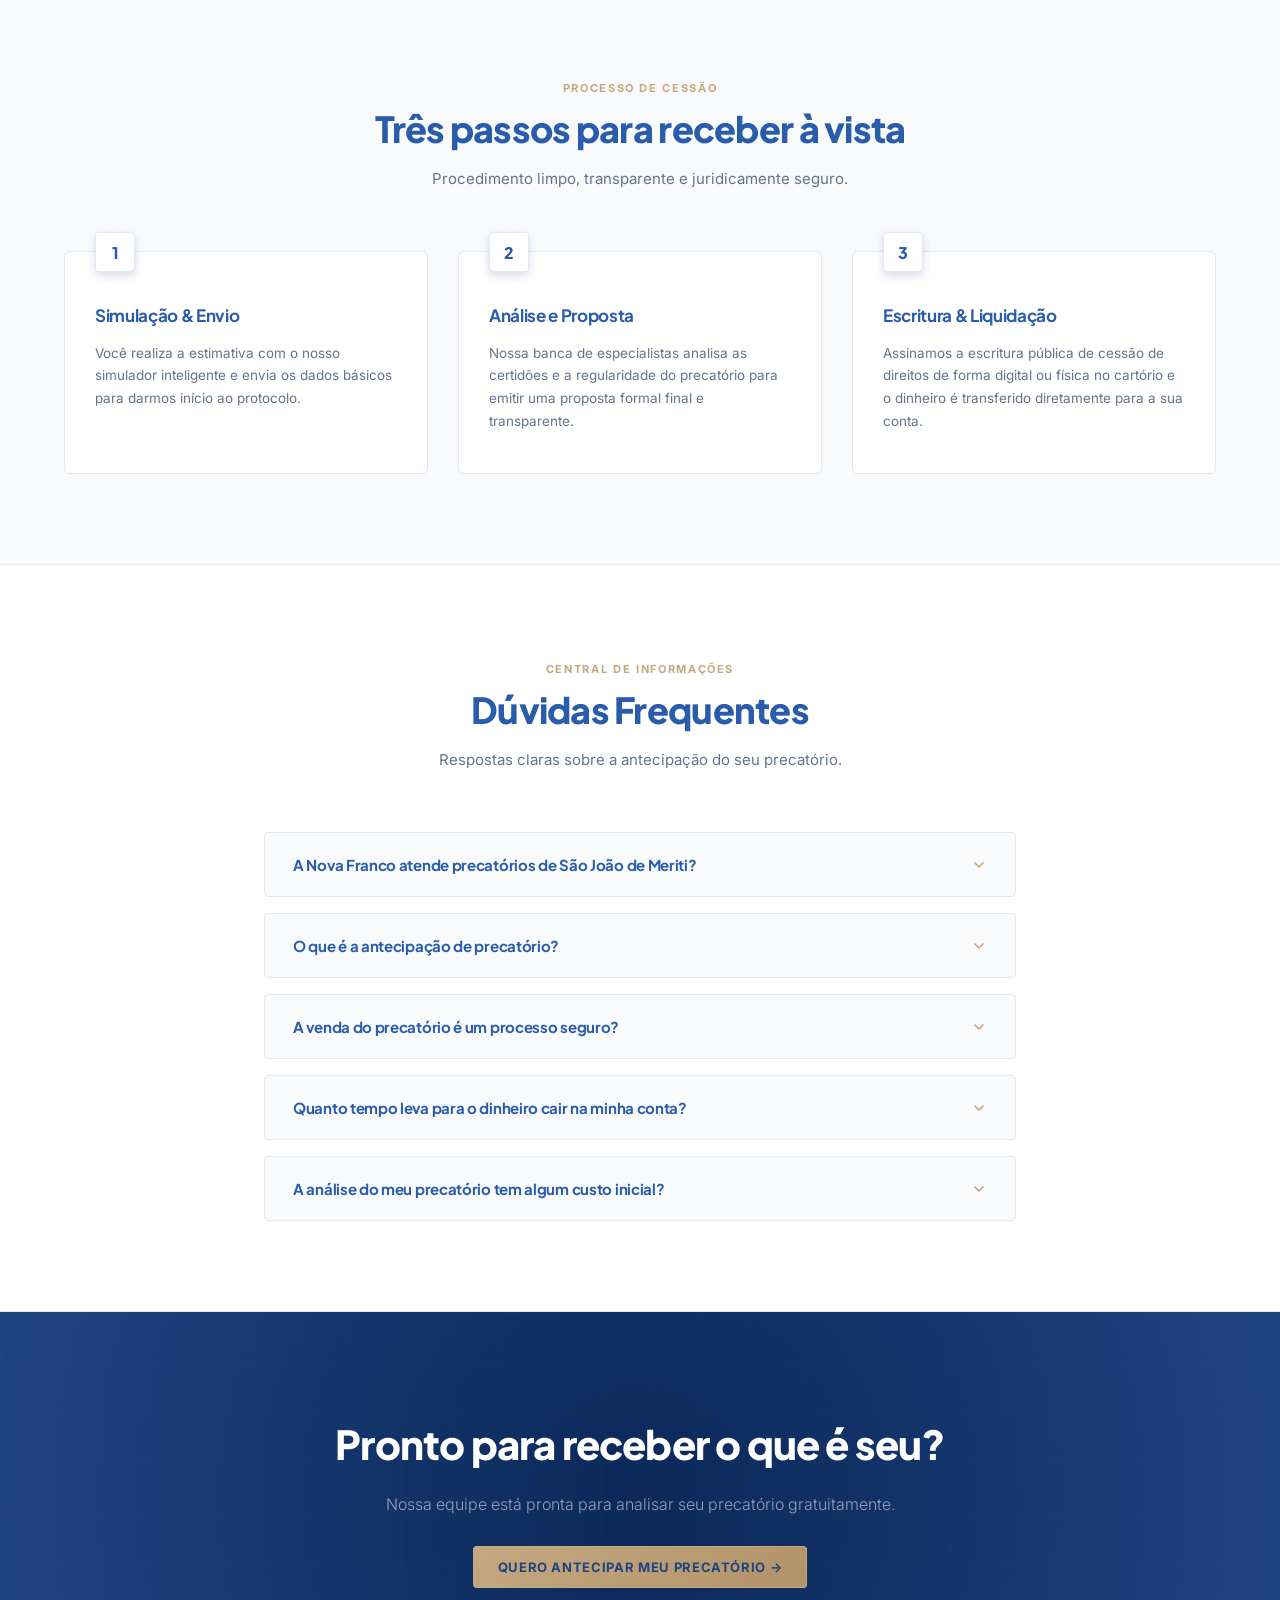
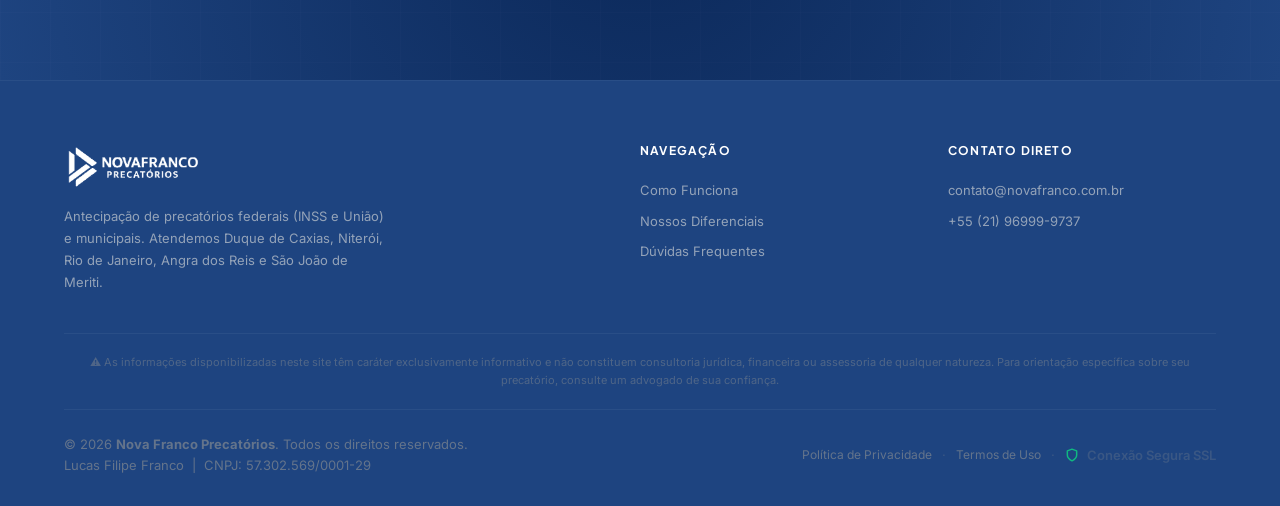
<file: precatorio-sao-joao-de-meriti.html>
<!DOCTYPE html>
<html lang="pt-BR">
<head>
  <meta charset="UTF-8">
  <meta name="viewport" content="width=device-width, initial-scale=1.0">
  <meta name="description" content="Antecipe seu precatório do Município de São João de Meriti e receba à vista em até 48h. Análise gratuita, sem burocracia. Nova Franco Precatórios.">
  <meta name="keywords" content="precatório São João de Meriti, antecipar precatório São João de Meriti, vender precatório São João de Meriti, precatório prefeitura São João de Meriti">
  <meta name="theme-color" content="#05132A">
  <meta name="robots" content="index, follow">
  <title>Precatório São João de Meriti | Nova Franco Precatórios</title>
  <!-- Favicon -->
  <link rel="icon" type="image/x-icon" href="favicon.ico">
  <link rel="icon" type="image/png" sizes="32x32" href="img/favicon-32x32.png">
  <link rel="icon" type="image/png" sizes="16x16" href="img/favicon-16x16.png">
  <link rel="apple-touch-icon" sizes="180x180" href="img/apple-touch-icon.png">

  <!-- Open Graph -->
  <meta property="og:type" content="website">
  <meta property="og:url" content="https://novafranco.com.br/precatorio-sao-joao-de-meriti.html">
  <meta property="og:title" content="Precatório São João de Meriti | Receba À Vista | Nova Franco">
  <meta property="og:description" content="Tem precatório do Município de São João de Meriti? Antecipe e receba à vista em até 48h. Análise gratuita e sem compromisso.">
  <meta property="og:image" content="https://novafranco.com.br/img/og-image.jpg">
  <meta property="og:locale" content="pt_BR">
  <meta property="og:site_name" content="Nova Franco Precatórios">

  <!-- Twitter Card -->
  <meta name="twitter:card" content="summary_large_image">
  <meta name="twitter:title" content="Precatório São João de Meriti | Receba À Vista | Nova Franco">
  <meta name="twitter:description" content="Tem precatório do Município de São João de Meriti? Antecipe e receba à vista em até 48h. Análise gratuita e sem compromisso.">
  <meta name="twitter:image" content="https://novafranco.com.br/img/og-image.jpg">

  <!-- Schema.org -->
  <script type="application/ld+json">
  {
    "@context": "https://schema.org",
    "@type": "FinancialService",
    "name": "Nova Franco Precatórios",
    "description": "Antecipe seu precatório do Município de São João de Meriti e receba à vista em até 48h. Análise gratuita, sem burocracia. Nova Franco Precatórios.",
    "url": "https://novafranco.com.br/precatorio-sao-joao-de-meriti.html",
    "telephone": "+5521969999737",
    "email": "contato@novafranco.com.br",
    "areaServed": [{"@type": "City", "name": "São João de Meriti"}],
    "serviceType": "Antecipação de Precatórios",
    "priceRange": "Gratuito"
  }
  </script>

  <!-- Canonical -->
  <link rel="canonical" href="https://novafranco.com.br/precatorio-sao-joao-de-meriti.html">

  <!-- FAQ Schema -->
  <script type="application/ld+json">
  {
    "@context": "https://schema.org",
    "@type": "FAQPage",
    "mainEntity": [
      {
        "@type": "Question",
        "name": "A Nova Franco atende precatórios de São João de Meriti?",
        "acceptedAnswer": {
          "@type": "Answer",
          "text": "Sim! Somos especialistas em precatórios do Município de São João de Meriti. Analisamos o processo gratuitamente e apresentamos proposta formal em até 24 horas."
        }
      },
      {
        "@type": "Question",
        "name": "A venda do precatório é um processo seguro?",
        "acceptedAnswer": {
          "@type": "Answer",
          "text": "Sim, é extremamente seguro. Todo o processo é formalizado por meio de uma Escritura Pública de Cessão de Crédito lavrada em Cartório de Notas e informada ao tribunal onde corre o processo."
        }
      },
      {
        "@type": "Question",
        "name": "Quanto tempo leva para o dinheiro cair na minha conta?",
        "acceptedAnswer": {
          "@type": "Answer",
          "text": "Após o envio dos documentos básicos e aprovação da análise jurídica, a assinatura e a liquidação financeira (TED ou PIX) ocorrem geralmente em um prazo de 24 a 48 horas úteis."
        }
      },
      {
        "@type": "Question",
        "name": "A análise do meu precatório tem algum custo inicial?",
        "acceptedAnswer": {
          "@type": "Answer",
          "text": "Nenhum. A Nova Franco realiza toda a análise de forma 100% gratuita. Você só cede o crédito se concordar com os valores apresentados na proposta."
        }
      }
    ]
  }
  </script>

  <!-- Fonts -->
  <link rel="preconnect" href="https://fonts.googleapis.com">
  <link rel="preconnect" href="https://fonts.gstatic.com" crossorigin>
  <link href="https://fonts.googleapis.com/css2?family=Inter:wght@300;400;500;600;700&family=Plus+Jakarta+Sans:wght@500;600;700;800&display=swap" rel="stylesheet">

  <!-- CSS -->
  <link rel="stylesheet" href="css/styles.css">

  <!-- Google Tag Manager -->
  <script>(function(w,d,s,l,i){w[l]=w[l]||[];w[l].push({'gtm.start':
  new Date().getTime(),event:'gtm.js'});var f=d.getElementsByTagName(s)[0],
  j=d.createElement(s),dl=l!='dataLayer'?'&l='+l:'';j.async=true;j.src=
  'https://www.googletagmanager.com/gtm.js?id='+i+dl;f.parentNode.insertBefore(j,f);
  })(window,document,'script','dataLayer','GTM-PXS7DNHP');</script>
  <!-- End Google Tag Manager -->
</head>
<body>

  <!-- Google Tag Manager (noscript) -->
  <noscript><iframe src="https://www.googletagmanager.com/ns.html?id=GTM-PXS7DNHP"
  height="0" width="0" style="display:none;visibility:hidden"></iframe></noscript>

  <!-- HEADER -->
  <header id="header">
    <a class="logo" href="index.html">
      <img src="img/logo.webp" alt="Nova Franco Precatórios" class="logo-img" width="180" height="67">
    </a>
    <!-- Botão WhatsApp no header — visível só no mobile via CSS -->
    <a href="https://wa.me/5521969999737?text=Ol%C3%A1%2C%20gostaria%20de%20solicitar%20uma%20an%C3%A1lise%20gratuita%20do%20meu%20precat%C3%B3rio." target="_blank" class="header-whatsapp-btn" aria-label="WhatsApp">
      <svg viewBox="0 0 24 24" width="28" height="28" fill="#25D366">
        <path d="M12.012 2c-5.506 0-9.989 4.478-9.99 9.984a9.96 9.96 0 001.333 4.993L2 22l5.13-1.343a9.94 9.94 0 004.881 1.28c5.508 0 9.99-4.479 9.991-9.985C22.003 6.478 17.518 2 12.012 2zm6.059 14.152c-.27.76-1.357 1.393-1.857 1.488-.475.09-1.092.164-3.13-.675-2.607-1.074-4.269-3.719-4.4-3.892-.128-.172-1.05-1.393-1.05-2.656 0-1.263.66-1.884.896-2.128.236-.243.513-.304.685-.304.173 0 .346.002.496.009.157.007.367-.06.574.453.212.525.728 1.77.79 1.895.064.126.107.272.022.44-.086.17-.128.272-.258.423-.13.15-.27.337-.386.452-.128.127-.26.265-.113.516.146.251.65 1.071 1.395 1.734.96.857 1.768 1.122 2.023 1.25.255.127.404.107.553-.064.15-.17.637-.745.807-.998.17-.253.339-.212.573-.127.234.086 1.487.702 1.742.829.255.127.425.191.489.301.064.111.064.646-.206 1.406z"/>
      </svg>
    </a>
    <nav class="nav">
      <a href="index.html#como-funciona">Como funciona</a>
      <a href="index.html#beneficios">Diferenciais</a>
      <a href="index.html#faq">Dúvidas Frequentes</a>
      <a href="#simulador" class="btn-gold">Quero antecipar meu precatório →</a>
    </nav>
  </header>

  <!-- HERO SECTION -->
  <section class="hero">
    <div class="container hero-container">
      <div class="hero-content">
        <span class="section-label" style="color: var(--accent-gold);">Precatório Municipal · São João de Meriti</span>
        <h1>Tem precatório do Município de <span class="gold-text">São João de Meriti?</span></h1>
        <p class="hero-subtitle">
          Antecipe seu precatório municipal e receba o valor à vista — sem burocracia, sem surpresa, sem enrolação.
        </p>
        <p class="hero-cidades">
          📍 Especialistas em precatórios do Município de São João de Meriti e demais municípios do Rio de Janeiro.
        </p>

        <div class="hero-stats">
          <div class="stat-item">
            <div class="stat-number">+500</div>
            <div class="stat-label">Clientes Atendidos</div>
          </div>
          <div class="stat-item">
            <div class="stat-number">24h</div>
            <div class="stat-label">Prazo de Proposta</div>
          </div>
          <div class="stat-item">
            <div class="stat-number">100%</div>
            <div class="stat-label">Análise Segura</div>
          </div>
        </div>
      </div>

      <!-- FOTO CRISTIANE -->
      <div class="hero-image-bg">
        <img src="img/cristiane.webp" alt="Cristiane Franco - Especialista em Intermediação de Precatórios">
        <div class="hero-image-caption">
          <span class="hero-caption-name">Cristiane Franco</span>
          <span class="hero-caption-title">Especialista em Intermediação de Precatórios</span>
        </div>
      </div>

      <!-- FORMULÁRIO -->
      <div class="premium-card" id="simulador">
        <div class="card-body">
          <div class="tab-content active" id="tab-cadastro">
            <h3 class="card-title">Solicitar Proposta Formal</h3>
            <p class="card-desc">Nossos especialistas jurídicos enviarão um relatório de viabilidade gratuitamente.</p>

            <form class="hero-form" id="contato-form">
              <div class="form-group">
                <label for="select-valor">Valor da Dívida</label>
                <select class="form-control" id="select-valor" name="valor_divida">
                  <option value="" disabled selected>Selecione o valor aproximado</option>
                  <option value="Até R$ 50 mil">Até R$ 50 mil</option>
                  <option value="R$ 50 mil a R$ 100 mil">R$ 50 mil – R$ 100 mil</option>
                  <option value="R$ 100 mil a R$ 500 mil">R$ 100 mil – R$ 500 mil</option>
                  <option value="Acima de R$ 500 mil">Acima de R$ 500 mil</option>
                </select>
              </div>

              <div class="form-group">
                <label for="select-municipio">Quem te deve?</label>
                <select class="form-control" id="select-municipio" name="municipio" required>
                  <option value="" disabled selected>Selecione uma opção</option>
                  <option value="Federal - INSS ou União">Federal — INSS ou União</option>
                  <option value="Municipal Duque de Caxias">Município de Duque de Caxias</option>
                  <option value="Municipal Niterói">Município de Niterói</option>
                  <option value="Municipal Rio de Janeiro">Município do Rio de Janeiro</option>
                  <option value="Municipal Angra dos Reis">Município de Angra dos Reis</option>
                  <option value="Municipal São João de Meriti">Município de São João de Meriti</option>
                  <option value="Outro município">Outro município</option>
                </select>
              </div>

              <div class="form-group">
                <label for="lead-name">Nome Completo</label>
                <input type="text" id="lead-name" name="nome" class="form-control" placeholder="Digite seu nome" required>
              </div>

              <div class="form-group">
                <label for="lead-phone">Telefone / WhatsApp</label>
                <input type="tel" id="lead-phone" name="telefone" class="form-control" placeholder="(00) 00000-0000" required>
              </div>
              <div class="form-group">
                <label for="lead-email">E-mail</label>
                <input type="email" id="lead-email" name="email" class="form-control" placeholder="seu@email.com">
              </div>

              <div class="form-group" style="margin-top: 10px;">
                <button type="submit" class="btn-submit" id="submit-btn">Solicitar análise gratuita</button>
              </div>

              <div class="form-note">
                <svg width="12" height="12" viewBox="0 0 24 24" fill="none" stroke="currentColor" stroke-width="3" stroke-linecap="round" stroke-linejoin="round" style="color: var(--success);"><rect x="3" y="11" width="18" height="11" rx="2" ry="2"></rect><path d="M7 11V7a5 5 0 0 1 10 0v4"></path></svg>
                Dados seguros e criptografados sob a LGPD
              </div>
            </form>
          </div>
        </div>
      </div>
    </div>
  </section>

  <!-- BENEFITS -->
  <section class="benefits" id="beneficios">
    <div class="container">
      <div class="section-hdr">
        <span class="section-label">Diferenciais Corporativos</span>
        <h2 class="section-title">Por que antecipar com a Nova Franco?</h2>
        <p class="section-subtitle">A união entre a agilidade operacional e o rigor institucional do mercado corporativo.</p>
      </div>
      <div class="benefits-grid">
        <div class="benefit-card">
          <div class="benefit-icon-wrapper">
            <svg width="24" height="24" viewBox="0 0 24 24" fill="none" stroke="currentColor" stroke-width="2" stroke-linecap="round" stroke-linejoin="round"><polygon points="13 2 3 14 12 14 11 22 21 10 12 10 13 2"></polygon></svg>
          </div>
          <h3>Agilidade Premium</h3>
          <p>Análise de viabilidade jurídica em até 24 horas. Processo estruturado para creditar o valor acordado na sua conta no menor prazo do mercado.</p>
        </div>
        <div class="benefit-card">
          <div class="benefit-icon-wrapper">
            <svg width="24" height="24" viewBox="0 0 24 24" fill="none" stroke="currentColor" stroke-width="2" stroke-linecap="round" stroke-linejoin="round"><path d="M12 22s8-4 8-10V5l-8-3-8 3v7c0 6 8 10 8 10z"></path></svg>
          </div>
          <h3>Segurança Institucional</h3>
          <p>Operação integralmente registrada por escritura pública de cessão de crédito em cartório. Auditoria jurídica rígida de ponta a ponta.</p>
        </div>
        <div class="benefit-card">
          <div class="benefit-icon-wrapper">
            <svg width="24" height="24" viewBox="0 0 24 24" fill="none" stroke="currentColor" stroke-width="2" stroke-linecap="round" stroke-linejoin="round"><line x1="12" y1="1" x2="12" y2="23"></line><path d="M17 5H9.5a3.5 3.5 0 0 0 0 7h5a3.5 3.5 0 0 1 0 7H6"></path></svg>
          </div>
          <h3>Melhor Custo-Benefício</h3>
          <p>Taxas de deságio justas e transparentes baseadas em taxas financeiras reais de mercado. Sem taxas ocultas, pegadinhas ou tarifas extras.</p>
        </div>
      </div>
    </div>
  </section>

  <!-- HOW IT WORKS -->
  <section class="steps" id="como-funciona">
    <div class="container">
      <div class="section-hdr">
        <span class="section-label">Processo de Cessão</span>
        <h2 class="section-title">Três passos para receber à vista</h2>
        <p class="section-subtitle">Procedimento limpo, transparente e juridicamente seguro.</p>
      </div>
      <div class="steps-grid">
        <div class="step-card">
          <div class="step-number">1</div>
          <h3>Simulação & Envio</h3>
          <p>Você realiza a estimativa com o nosso simulador inteligente e envia os dados básicos para darmos início ao protocolo.</p>
        </div>
        <div class="step-card">
          <div class="step-number">2</div>
          <h3>Análise e Proposta</h3>
          <p>Nossa banca de especialistas analisa as certidões e a regularidade do precatório para emitir uma proposta formal final e transparente.</p>
        </div>
        <div class="step-card">
          <div class="step-number">3</div>
          <h3>Escritura & Liquidação</h3>
          <p>Assinamos a escritura pública de cessão de direitos de forma digital ou física no cartório e o dinheiro é transferido diretamente para a sua conta.</p>
        </div>
      </div>
    </div>
  </section>

  <!-- FAQ -->
  <section class="faq" id="faq">
    <div class="container faq-container">
      <div class="section-hdr">
        <span class="section-label">Central de Informações</span>
        <h2 class="section-title">Dúvidas Frequentes</h2>
        <p class="section-subtitle">Respostas claras sobre a antecipação do seu precatório.</p>
      </div>
      <div class="faq-list">
        <div class="faq-item">
          <button class="faq-trigger" onclick="toggleFaq(this)">
            <h3>A Nova Franco atende precatórios de São João de Meriti?</h3>
            <svg class="faq-chevron" width="16" height="16" viewBox="0 0 24 24" fill="none" stroke="currentColor" stroke-width="2.5" stroke-linecap="round" stroke-linejoin="round"><polyline points="6 9 12 15 18 9"></polyline></svg>
          </button>
          <div class="faq-content">
            <div class="faq-content-inner">Sim! Somos especialistas em precatórios do Município de São João de Meriti. Analisamos o processo gratuitamente e apresentamos proposta formal em até 24 horas.</div>
          </div>
        </div>
        <div class="faq-item">
          <button class="faq-trigger" onclick="toggleFaq(this)">
            <h3>O que é a antecipação de precatório?</h3>
            <svg class="faq-chevron" width="16" height="16" viewBox="0 0 24 24" fill="none" stroke="currentColor" stroke-width="2.5" stroke-linecap="round" stroke-linejoin="round"><polyline points="6 9 12 15 18 9"></polyline></svg>
          </button>
          <div class="faq-content">
            <div class="faq-content-inner">A antecipação (ou cessão de crédito) é uma operação legal e autorizada pelo Artigo 78 do ADCT da Constituição Federal. Ela permite que você venda o direito de receber o seu precatório para a Nova Franco em troca de um pagamento à vista com desconto (deságio), eliminando anos de espera na fila do governo.</div>
          </div>
        </div>
        <div class="faq-item">
          <button class="faq-trigger" onclick="toggleFaq(this)">
            <h3>A venda do precatório é um processo seguro?</h3>
            <svg class="faq-chevron" width="16" height="16" viewBox="0 0 24 24" fill="none" stroke="currentColor" stroke-width="2.5" stroke-linecap="round" stroke-linejoin="round"><polyline points="6 9 12 15 18 9"></polyline></svg>
          </button>
          <div class="faq-content">
            <div class="faq-content-inner">Sim, é extremamente seguro. Todo o processo é formalizado por meio de uma Escritura Pública de Cessão de Crédito lavrada em Cartório de Notas e informada ao tribunal onde corre o processo. Esse procedimento garante proteção jurídica absoluta tanto para quem vende quanto para quem compra o precatório.</div>
          </div>
        </div>
        <div class="faq-item">
          <button class="faq-trigger" onclick="toggleFaq(this)">
            <h3>Quanto tempo leva para o dinheiro cair na minha conta?</h3>
            <svg class="faq-chevron" width="16" height="16" viewBox="0 0 24 24" fill="none" stroke="currentColor" stroke-width="2.5" stroke-linecap="round" stroke-linejoin="round"><polyline points="6 9 12 15 18 9"></polyline></svg>
          </button>
          <div class="faq-content">
            <div class="faq-content-inner">Após o envio dos documentos básicos e aprovação da análise jurídica, a minuta do contrato é elaborada de imediato. A assinatura e a liquidação financeira (TED ou PIX) ocorrem geralmente em um prazo de 24 a 48 horas úteis.</div>
          </div>
        </div>
        <div class="faq-item">
          <button class="faq-trigger" onclick="toggleFaq(this)">
            <h3>A análise do meu precatório tem algum custo inicial?</h3>
            <svg class="faq-chevron" width="16" height="16" viewBox="0 0 24 24" fill="none" stroke="currentColor" stroke-width="2.5" stroke-linecap="round" stroke-linejoin="round"><polyline points="6 9 12 15 18 9"></polyline></svg>
          </button>
          <div class="faq-content">
            <div class="faq-content-inner">Nenhum. A Nova Franco realiza toda a análise cadastral, verificação de regularidade do processo, cálculos matemáticos e análise de riscos de forma 100% gratuita. Você só cede o crédito se concordar formalmente com os valores apresentados na proposta.</div>
          </div>
        </div>
      </div>
    </div>
  </section>

  <!-- CTA FINAL -->
  <section class="cta-section">
    <div class="cta-container">
      <h2>Pronto para receber o que é seu?</h2>
      <p>Nossa equipe está pronta para analisar seu precatório gratuitamente.</p>
      <a href="#simulador" class="btn-gold">Quero antecipar meu precatório →</a>
    </div>
  </section>

  <!-- FOOTER -->
  <footer>
    <div class="container">
      <div class="footer-grid">
        <div class="footer-info">
          <a class="logo" href="index.html" style="margin-bottom: 12px;">
            <img src="img/logo.webp" alt="Nova Franco Precatórios" class="logo-img" width="160" height="60" style="filter: brightness(0) invert(1);">
          </a>
          <p>Antecipação de precatórios federais (INSS e União) e municipais. Atendemos Duque de Caxias, Niterói, Rio de Janeiro, Angra dos Reis e São João de Meriti.</p>
        </div>
        <div class="footer-links">
          <h4>Navegação</h4>
          <ul>
            <li><a href="index.html#como-funciona">Como Funciona</a></li>
            <li><a href="index.html#beneficios">Nossos Diferenciais</a></li>
            <li><a href="index.html#faq">Dúvidas Frequentes</a></li>
          </ul>
        </div>
        <div class="footer-links">
          <h4>Contato Direto</h4>
          <ul>
            <li><a href="mailto:contato@novafranco.com.br">contato@novafranco.com.br</a></li>
            <li><a href="tel:+5521969999737">+55 (21) 96999-9737</a></li>
          </ul>
        </div>
      </div>
      <div class="footer-legal">
        <p>⚠️ As informações disponibilizadas neste site têm caráter exclusivamente informativo e não constituem consultoria jurídica, financeira ou assessoria de qualquer natureza. Para orientação específica sobre seu precatório, consulte um advogado de sua confiança.</p>
      </div>
      <div class="footer-bottom">
        <p>&copy; 2026 <strong>Nova Franco Precatórios</strong>. Todos os direitos reservados.<br>
        Lucas Filipe Franco &nbsp;|&nbsp; CNPJ: 57.302.569/0001-29</p>
        <div class="footer-bottom-links">
          <a href="privacidade.html">Política de Privacidade</a>
          <span>·</span>
          <a href="termos.html">Termos de Uso</a>
          <span>·</span>
          <div class="security-badge">
            <svg width="14" height="14" viewBox="0 0 24 24" fill="none" stroke="currentColor" stroke-width="2.5" stroke-linecap="round" stroke-linejoin="round"><path d="M12 22s8-4 8-10V5l-8-3-8 3v7c0 6 8 10 8 10z"></path></svg>
            <span>Conexão Segura SSL</span>
          </div>
        </div>
      </div>
    </div>
  </footer>

  <!-- FLOATING WHATSAPP -->
  <div class="whatsapp-widget">
    <div class="wa-tooltip">Falar com especialista</div>
    <div class="wa-pulse"></div>
    <a href="https://wa.me/5521969999737?text=Ol%C3%A1%2C%20gostaria%20de%20solicitar%20uma%20an%C3%A1lise%20gratuita%20do%20meu%20precat%C3%B3rio." target="_blank" class="wa-btn" aria-label="Fale conosco no WhatsApp">
      <svg viewBox="0 0 24 24">
        <path d="M12.012 2c-5.506 0-9.989 4.478-9.99 9.984a9.96 9.96 0 001.333 4.993L2 22l5.13-1.343a9.94 9.94 0 004.881 1.28c5.508 0 9.99-4.479 9.991-9.985C22.003 6.478 17.518 2 12.012 2zm6.059 14.152c-.27.76-1.357 1.393-1.857 1.488-.475.09-1.092.164-3.13-.675-2.607-1.074-4.269-3.719-4.4-3.892-.128-.172-1.05-1.393-1.05-2.656 0-1.263.66-1.884.896-2.128.236-.243.513-.304.685-.304.173 0 .346.002.496.009.157.007.367-.06.574.453.212.525.728 1.77.79 1.895.064.126.107.272.022.44-.086.17-.128.272-.258.423-.13.15-.27.337-.386.452-.128.127-.26.265-.113.516.146.251.65 1.071 1.395 1.734.96.857 1.768 1.122 2.023 1.25.255.127.404.107.553-.064.15-.17.637-.745.807-.998.17-.253.339-.212.573-.127.234.086 1.487.702 1.742.829.255.127.425.191.489.301.064.111.064.646-.206 1.406z"/>
      </svg>
    </a>
  </div>

  <!-- TOAST -->
  <div id="toast-success" class="toast">
    <div class="toast-icon">
      <svg width="20" height="20" viewBox="0 0 24 24" fill="none" stroke="currentColor" stroke-width="3" stroke-linecap="round" stroke-linejoin="round"><path d="M22 11.08V12a10 10 0 1 1-5.93-9.14"></path><polyline points="22 4 12 14.01 9 11.01"></polyline></svg>
    </div>
    <div class="toast-msg">Solicitação enviada com sucesso!</div>
  </div>

  <script src="js/app.js"></script>

  <!-- BOTÃO FIXO MOBILE — oculto no desktop via CSS -->
  <div class="mobile-sticky-cta" style="display:none;">
    <a href="#simulador">QUERO ANTECIPAR MEU PRECATÓRIO</a>
  </div>

</body>
</html>
</file>
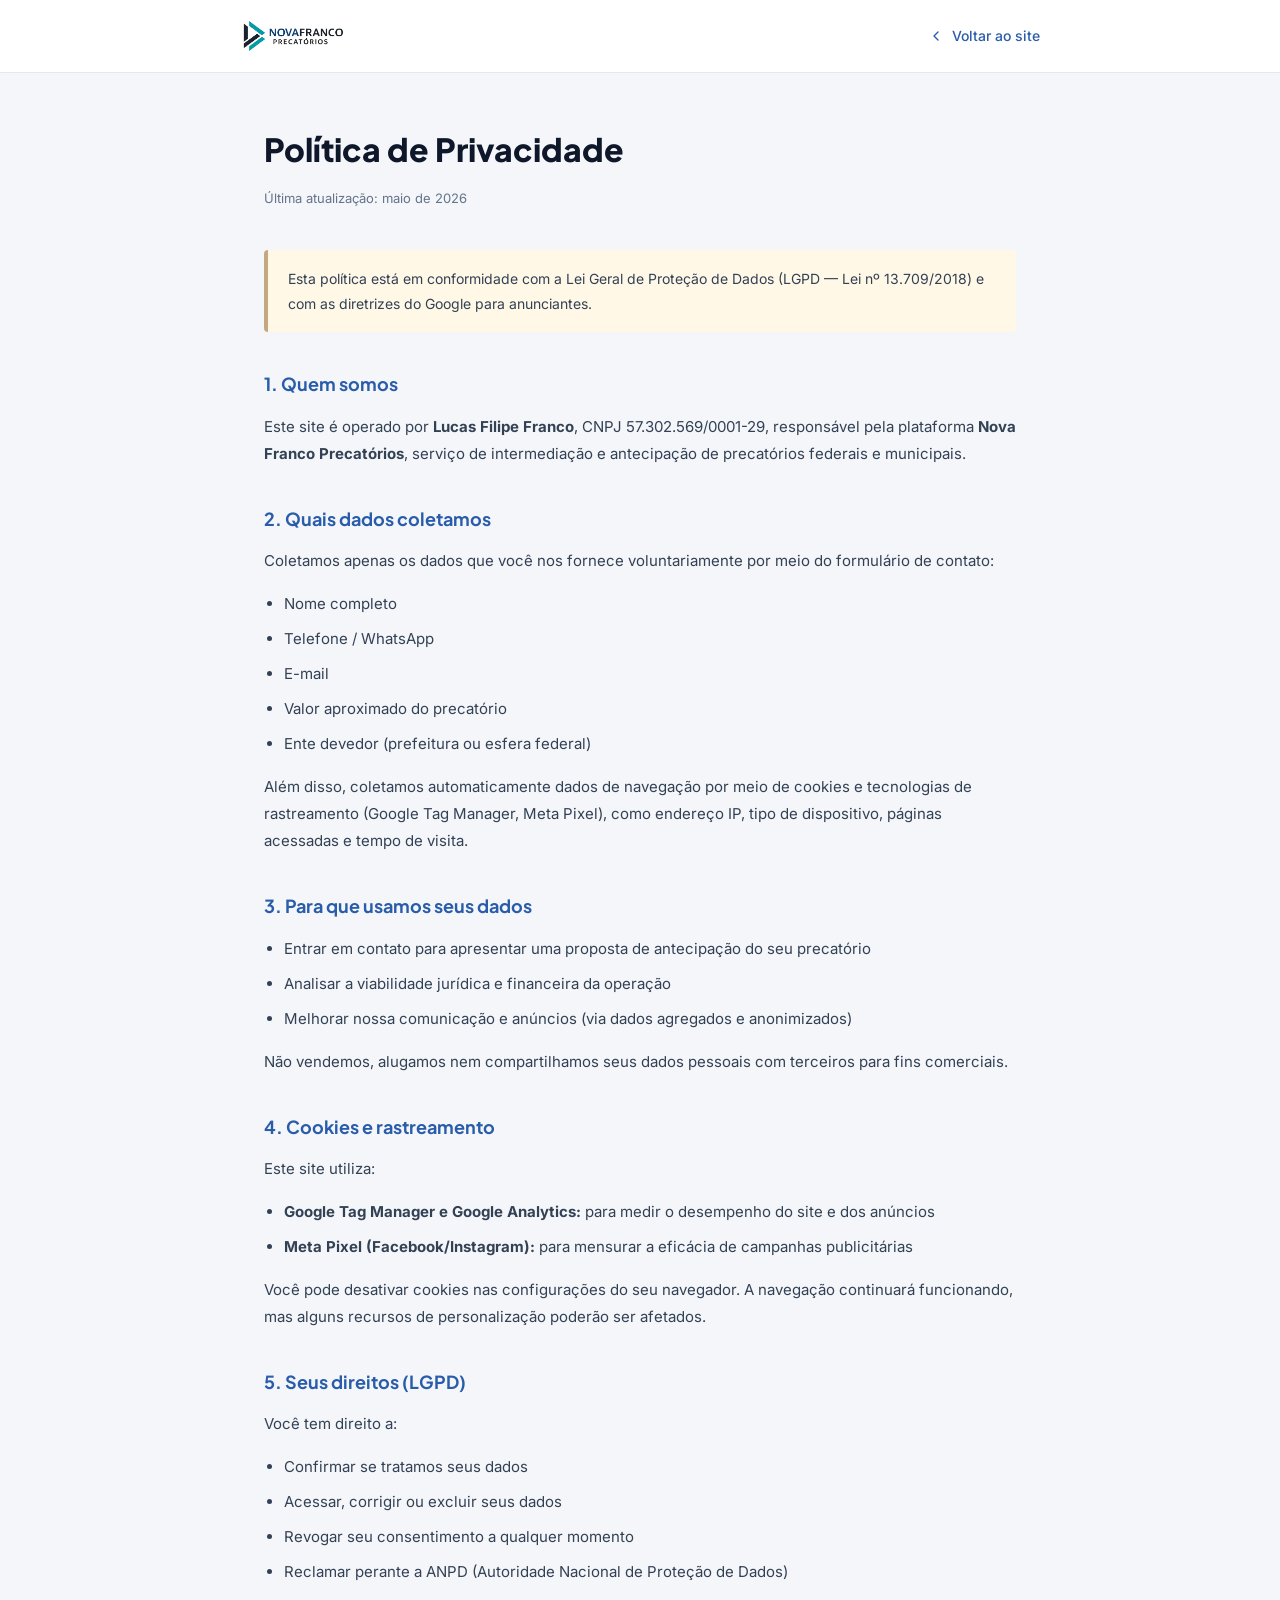
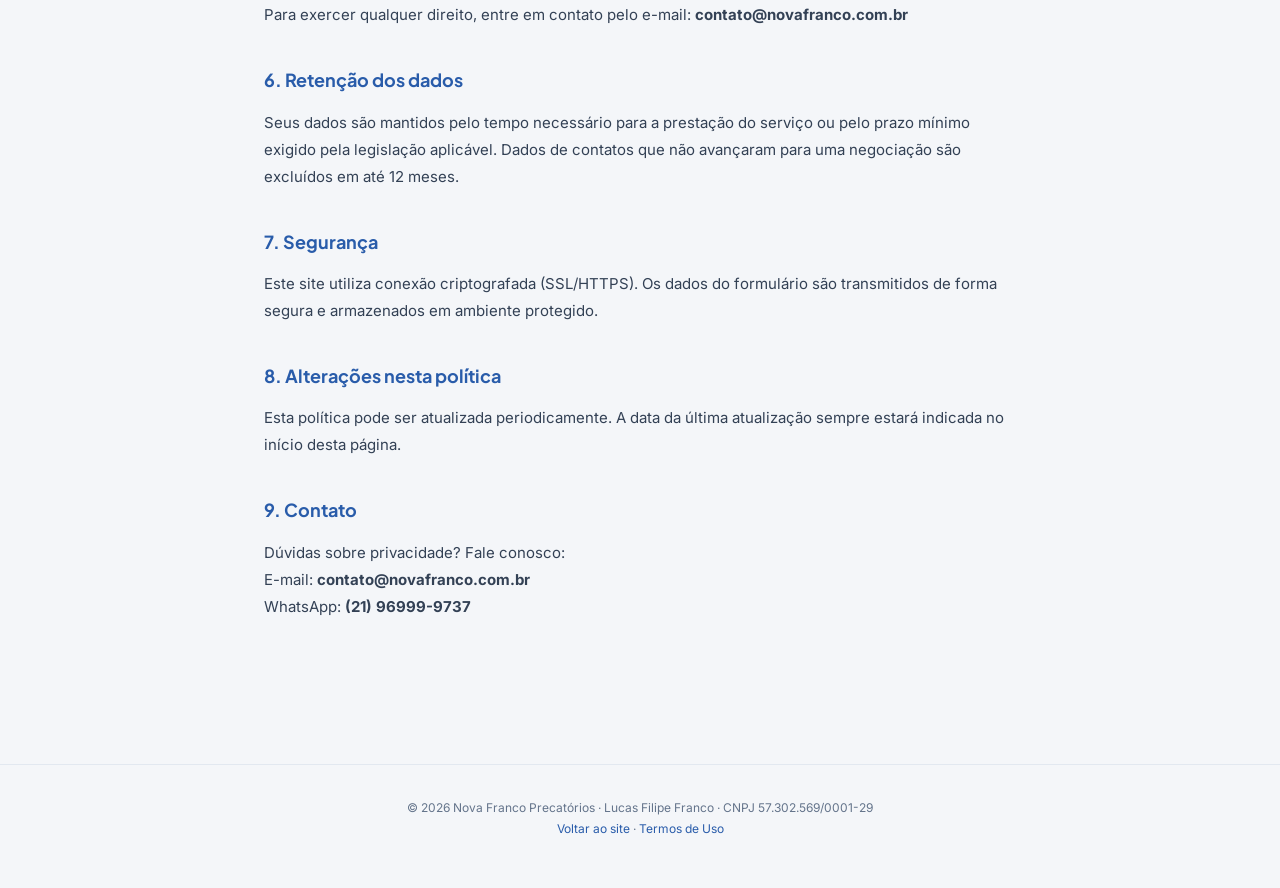
<file: privacidade.html>
<!DOCTYPE html>
<html lang="pt-BR">
<head>
  <meta charset="UTF-8">
  <meta name="viewport" content="width=device-width, initial-scale=1.0">
  <title>Política de Privacidade – Nova Franco Precatórios</title>
  <!-- Favicon -->
  <link rel="icon" type="image/x-icon" href="favicon.ico">
  <link rel="icon" type="image/png" sizes="32x32" href="img/favicon-32x32.png">
  <link rel="icon" type="image/png" sizes="16x16" href="img/favicon-16x16.png">
  <link rel="apple-touch-icon" sizes="180x180" href="img/apple-touch-icon.png">

  <!-- Google Tag Manager -->
  <script>(function(w,d,s,l,i){w[l]=w[l]||[];w[l].push({'gtm.start':
  new Date().getTime(),event:'gtm.js'});var f=d.getElementsByTagName(s)[0],
  j=d.createElement(s),dl=l!='dataLayer'?'&l='+l:'';j.async=true;j.src=
  'https://www.googletagmanager.com/gtm.js?id='+i+dl;f.parentNode.insertBefore(j,f);
  })(window,document,'script','dataLayer','GTM-PXS7DNHP');</script>
  <!-- End Google Tag Manager -->

  <link rel="preconnect" href="https://fonts.googleapis.com">
  <link rel="preconnect" href="https://fonts.gstatic.com" crossorigin>
  <link href="https://fonts.googleapis.com/css2?family=Inter:wght@300;400;500;600&family=Plus+Jakarta+Sans:wght@600;700;800&display=swap" rel="stylesheet">

  <style>
    :root {
      --primary: #295CAA;
      --accent-gold: #C5A880;
      --gray-500: #64748B;
      --gray-700: #334155;
      --gray-900: #0F172A;
      --bg: #F4F6F9;
    }

    * { box-sizing: border-box; margin: 0; padding: 0; }

    body {
      font-family: 'Inter', sans-serif;
      background: var(--bg);
      color: var(--gray-700);
      font-size: 15px;
      line-height: 1.8;
    }

    header {
      background: #fff;
      border-bottom: 1px solid #E2E8F0;
      padding: 16px 24px;
    }

    header a {
      display: inline-flex;
      align-items: center;
      gap: 8px;
      text-decoration: none;
      color: var(--primary);
      font-size: 14px;
      font-weight: 500;
    }

    header a svg { flex-shrink: 0; }

    .logo-header {
      display: flex;
      align-items: center;
      justify-content: space-between;
      max-width: 800px;
      margin: 0 auto;
    }

    .logo-header img {
      height: 40px;
      width: auto;
    }

    main {
      max-width: 800px;
      margin: 48px auto;
      padding: 0 24px 80px;
    }

    .page-title {
      font-family: 'Plus Jakarta Sans', sans-serif;
      font-size: 32px;
      font-weight: 800;
      color: var(--gray-900);
      margin-bottom: 8px;
    }

    .page-date {
      font-size: 13px;
      color: var(--gray-500);
      margin-bottom: 40px;
    }

    h2 {
      font-family: 'Plus Jakarta Sans', sans-serif;
      font-size: 18px;
      font-weight: 700;
      color: var(--primary);
      margin: 36px 0 12px;
    }

    p { margin-bottom: 16px; }

    ul {
      margin: 0 0 16px 20px;
    }

    ul li { margin-bottom: 8px; }

    .aviso {
      background: #FFF8E7;
      border-left: 4px solid var(--accent-gold);
      padding: 16px 20px;
      border-radius: 4px;
      margin: 32px 0;
      font-size: 14px;
      color: var(--gray-700);
    }

    footer {
      text-align: center;
      padding: 32px 24px;
      font-size: 12px;
      color: var(--gray-500);
      border-top: 1px solid #E2E8F0;
    }

    footer a { color: var(--primary); text-decoration: none; }
  </style>
</head>
<body>

  <!-- Google Tag Manager (noscript) -->
  <noscript><iframe src="https://www.googletagmanager.com/ns.html?id=GTM-PXS7DNHP"
  height="0" width="0" style="display:none;visibility:hidden"></iframe></noscript>

  <header>
    <div class="logo-header">
      <img src="img/logo.webp" alt="Nova Franco Precatórios">
      <a href="index.html">
        <svg width="16" height="16" viewBox="0 0 24 24" fill="none" stroke="currentColor" stroke-width="2" stroke-linecap="round" stroke-linejoin="round"><polyline points="15 18 9 12 15 6"></polyline></svg>
        Voltar ao site
      </a>
    </div>
  </header>

  <main>
    <h1 class="page-title">Política de Privacidade</h1>
    <p class="page-date">Última atualização: maio de 2026</p>

    <div class="aviso">
      Esta política está em conformidade com a Lei Geral de Proteção de Dados (LGPD — Lei nº 13.709/2018) e com as diretrizes do Google para anunciantes.
    </div>

    <h2>1. Quem somos</h2>
    <p>Este site é operado por <strong>Lucas Filipe Franco</strong>, CNPJ 57.302.569/0001-29, responsável pela plataforma <strong>Nova Franco Precatórios</strong>, serviço de intermediação e antecipação de precatórios federais e municipais.</p>

    <h2>2. Quais dados coletamos</h2>
    <p>Coletamos apenas os dados que você nos fornece voluntariamente por meio do formulário de contato:</p>
    <ul>
      <li>Nome completo</li>
      <li>Telefone / WhatsApp</li>
      <li>E-mail</li>
      <li>Valor aproximado do precatório</li>
      <li>Ente devedor (prefeitura ou esfera federal)</li>
    </ul>
    <p>Além disso, coletamos automaticamente dados de navegação por meio de cookies e tecnologias de rastreamento (Google Tag Manager, Meta Pixel), como endereço IP, tipo de dispositivo, páginas acessadas e tempo de visita.</p>

    <h2>3. Para que usamos seus dados</h2>
    <ul>
      <li>Entrar em contato para apresentar uma proposta de antecipação do seu precatório</li>
      <li>Analisar a viabilidade jurídica e financeira da operação</li>
      <li>Melhorar nossa comunicação e anúncios (via dados agregados e anonimizados)</li>
    </ul>
    <p>Não vendemos, alugamos nem compartilhamos seus dados pessoais com terceiros para fins comerciais.</p>

    <h2>4. Cookies e rastreamento</h2>
    <p>Este site utiliza:</p>
    <ul>
      <li><strong>Google Tag Manager e Google Analytics:</strong> para medir o desempenho do site e dos anúncios</li>
      <li><strong>Meta Pixel (Facebook/Instagram):</strong> para mensurar a eficácia de campanhas publicitárias</li>
    </ul>
    <p>Você pode desativar cookies nas configurações do seu navegador. A navegação continuará funcionando, mas alguns recursos de personalização poderão ser afetados.</p>

    <h2>5. Seus direitos (LGPD)</h2>
    <p>Você tem direito a:</p>
    <ul>
      <li>Confirmar se tratamos seus dados</li>
      <li>Acessar, corrigir ou excluir seus dados</li>
      <li>Revogar seu consentimento a qualquer momento</li>
      <li>Reclamar perante a ANPD (Autoridade Nacional de Proteção de Dados)</li>
    </ul>
    <p>Para exercer qualquer direito, entre em contato pelo e-mail: <strong>contato@novafranco.com.br</strong></p>

    <h2>6. Retenção dos dados</h2>
    <p>Seus dados são mantidos pelo tempo necessário para a prestação do serviço ou pelo prazo mínimo exigido pela legislação aplicável. Dados de contatos que não avançaram para uma negociação são excluídos em até 12 meses.</p>

    <h2>7. Segurança</h2>
    <p>Este site utiliza conexão criptografada (SSL/HTTPS). Os dados do formulário são transmitidos de forma segura e armazenados em ambiente protegido.</p>

    <h2>8. Alterações nesta política</h2>
    <p>Esta política pode ser atualizada periodicamente. A data da última atualização sempre estará indicada no início desta página.</p>

    <h2>9. Contato</h2>
    <p>Dúvidas sobre privacidade? Fale conosco:<br>
    E-mail: <strong>contato@novafranco.com.br</strong><br>
    WhatsApp: <strong>(21) 96999-9737</strong></p>
  </main>

  <footer>
    <p>© 2026 Nova Franco Precatórios · Lucas Filipe Franco · CNPJ 57.302.569/0001-29<br>
    <a href="index.html">Voltar ao site</a> · <a href="termos.html">Termos de Uso</a></p>
  </footer>

</body>
</html>
</file>
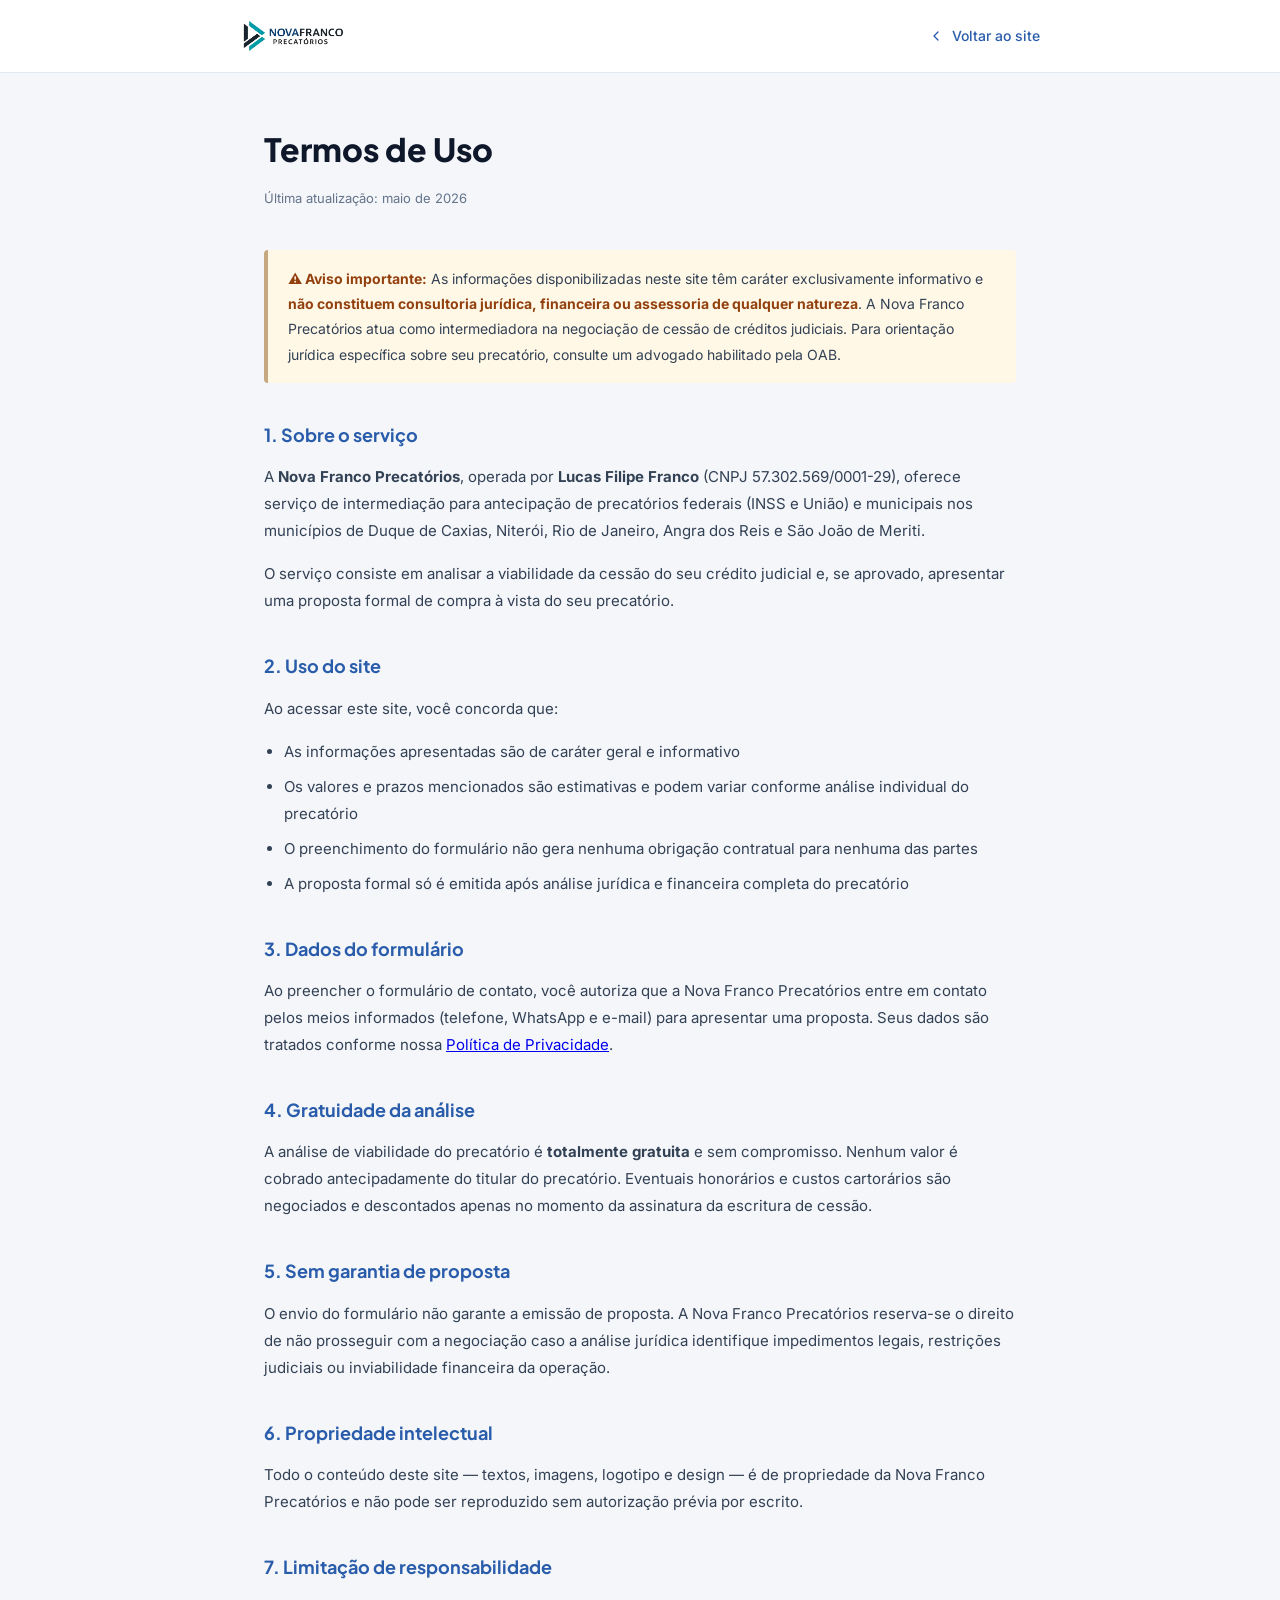
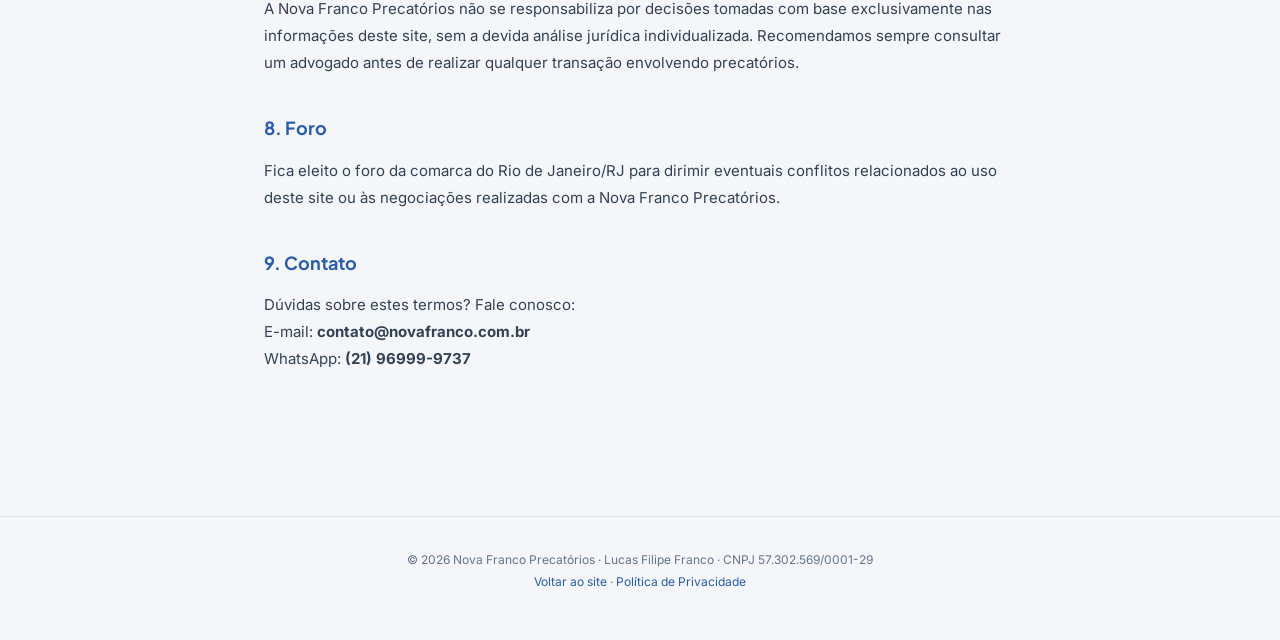
<file: termos.html>
<!DOCTYPE html>
<html lang="pt-BR">
<head>
  <meta charset="UTF-8">
  <meta name="viewport" content="width=device-width, initial-scale=1.0">
  <title>Termos de Uso – Nova Franco Precatórios</title>
  <!-- Favicon -->
  <link rel="icon" type="image/x-icon" href="favicon.ico">
  <link rel="icon" type="image/png" sizes="32x32" href="img/favicon-32x32.png">
  <link rel="icon" type="image/png" sizes="16x16" href="img/favicon-16x16.png">
  <link rel="apple-touch-icon" sizes="180x180" href="img/apple-touch-icon.png">

  <!-- Google Tag Manager -->
  <script>(function(w,d,s,l,i){w[l]=w[l]||[];w[l].push({'gtm.start':
  new Date().getTime(),event:'gtm.js'});var f=d.getElementsByTagName(s)[0],
  j=d.createElement(s),dl=l!='dataLayer'?'&l='+l:'';j.async=true;j.src=
  'https://www.googletagmanager.com/gtm.js?id='+i+dl;f.parentNode.insertBefore(j,f);
  })(window,document,'script','dataLayer','GTM-PXS7DNHP');</script>
  <!-- End Google Tag Manager -->

  <link rel="preconnect" href="https://fonts.googleapis.com">
  <link rel="preconnect" href="https://fonts.gstatic.com" crossorigin>
  <link href="https://fonts.googleapis.com/css2?family=Inter:wght@300;400;500;600&family=Plus+Jakarta+Sans:wght@600;700;800&display=swap" rel="stylesheet">

  <style>
    :root {
      --primary: #295CAA;
      --accent-gold: #C5A880;
      --gray-500: #64748B;
      --gray-700: #334155;
      --gray-900: #0F172A;
      --bg: #F4F6F9;
    }

    * { box-sizing: border-box; margin: 0; padding: 0; }

    body {
      font-family: 'Inter', sans-serif;
      background: var(--bg);
      color: var(--gray-700);
      font-size: 15px;
      line-height: 1.8;
    }

    header {
      background: #fff;
      border-bottom: 1px solid #E2E8F0;
      padding: 16px 24px;
    }

    header a {
      display: inline-flex;
      align-items: center;
      gap: 8px;
      text-decoration: none;
      color: var(--primary);
      font-size: 14px;
      font-weight: 500;
    }

    .logo-header {
      display: flex;
      align-items: center;
      justify-content: space-between;
      max-width: 800px;
      margin: 0 auto;
    }

    .logo-header img {
      height: 40px;
      width: auto;
    }

    main {
      max-width: 800px;
      margin: 48px auto;
      padding: 0 24px 80px;
    }

    .page-title {
      font-family: 'Plus Jakarta Sans', sans-serif;
      font-size: 32px;
      font-weight: 800;
      color: var(--gray-900);
      margin-bottom: 8px;
    }

    .page-date {
      font-size: 13px;
      color: var(--gray-500);
      margin-bottom: 40px;
    }

    h2 {
      font-family: 'Plus Jakarta Sans', sans-serif;
      font-size: 18px;
      font-weight: 700;
      color: var(--primary);
      margin: 36px 0 12px;
    }

    p { margin-bottom: 16px; }

    ul {
      margin: 0 0 16px 20px;
    }

    ul li { margin-bottom: 8px; }

    .aviso {
      background: #FFF8E7;
      border-left: 4px solid var(--accent-gold);
      padding: 16px 20px;
      border-radius: 4px;
      margin: 32px 0;
      font-size: 14px;
      color: var(--gray-700);
    }

    .aviso strong { color: #92400E; }

    footer {
      text-align: center;
      padding: 32px 24px;
      font-size: 12px;
      color: var(--gray-500);
      border-top: 1px solid #E2E8F0;
    }

    footer a { color: var(--primary); text-decoration: none; }
  </style>
</head>
<body>

  <!-- Google Tag Manager (noscript) -->
  <noscript><iframe src="https://www.googletagmanager.com/ns.html?id=GTM-PXS7DNHP"
  height="0" width="0" style="display:none;visibility:hidden"></iframe></noscript>

  <header>
    <div class="logo-header">
      <img src="img/logo.webp" alt="Nova Franco Precatórios">
      <a href="index.html">
        <svg width="16" height="16" viewBox="0 0 24 24" fill="none" stroke="currentColor" stroke-width="2" stroke-linecap="round" stroke-linejoin="round"><polyline points="15 18 9 12 15 6"></polyline></svg>
        Voltar ao site
      </a>
    </div>
  </header>

  <main>
    <h1 class="page-title">Termos de Uso</h1>
    <p class="page-date">Última atualização: maio de 2026</p>

    <div class="aviso">
      <strong>⚠️ Aviso importante:</strong> As informações disponibilizadas neste site têm caráter exclusivamente informativo e <strong>não constituem consultoria jurídica, financeira ou assessoria de qualquer natureza</strong>. A Nova Franco Precatórios atua como intermediadora na negociação de cessão de créditos judiciais. Para orientação jurídica específica sobre seu precatório, consulte um advogado habilitado pela OAB.
    </div>

    <h2>1. Sobre o serviço</h2>
    <p>A <strong>Nova Franco Precatórios</strong>, operada por <strong>Lucas Filipe Franco</strong> (CNPJ 57.302.569/0001-29), oferece serviço de intermediação para antecipação de precatórios federais (INSS e União) e municipais nos municípios de Duque de Caxias, Niterói, Rio de Janeiro, Angra dos Reis e São João de Meriti.</p>
    <p>O serviço consiste em analisar a viabilidade da cessão do seu crédito judicial e, se aprovado, apresentar uma proposta formal de compra à vista do seu precatório.</p>

    <h2>2. Uso do site</h2>
    <p>Ao acessar este site, você concorda que:</p>
    <ul>
      <li>As informações apresentadas são de caráter geral e informativo</li>
      <li>Os valores e prazos mencionados são estimativas e podem variar conforme análise individual do precatório</li>
      <li>O preenchimento do formulário não gera nenhuma obrigação contratual para nenhuma das partes</li>
      <li>A proposta formal só é emitida após análise jurídica e financeira completa do precatório</li>
    </ul>

    <h2>3. Dados do formulário</h2>
    <p>Ao preencher o formulário de contato, você autoriza que a Nova Franco Precatórios entre em contato pelos meios informados (telefone, WhatsApp e e-mail) para apresentar uma proposta. Seus dados são tratados conforme nossa <a href="privacidade.html">Política de Privacidade</a>.</p>

    <h2>4. Gratuidade da análise</h2>
    <p>A análise de viabilidade do precatório é <strong>totalmente gratuita</strong> e sem compromisso. Nenhum valor é cobrado antecipadamente do titular do precatório. Eventuais honorários e custos cartorários são negociados e descontados apenas no momento da assinatura da escritura de cessão.</p>

    <h2>5. Sem garantia de proposta</h2>
    <p>O envio do formulário não garante a emissão de proposta. A Nova Franco Precatórios reserva-se o direito de não prosseguir com a negociação caso a análise jurídica identifique impedimentos legais, restrições judiciais ou inviabilidade financeira da operação.</p>

    <h2>6. Propriedade intelectual</h2>
    <p>Todo o conteúdo deste site — textos, imagens, logotipo e design — é de propriedade da Nova Franco Precatórios e não pode ser reproduzido sem autorização prévia por escrito.</p>

    <h2>7. Limitação de responsabilidade</h2>
    <p>A Nova Franco Precatórios não se responsabiliza por decisões tomadas com base exclusivamente nas informações deste site, sem a devida análise jurídica individualizada. Recomendamos sempre consultar um advogado antes de realizar qualquer transação envolvendo precatórios.</p>

    <h2>8. Foro</h2>
    <p>Fica eleito o foro da comarca do Rio de Janeiro/RJ para dirimir eventuais conflitos relacionados ao uso deste site ou às negociações realizadas com a Nova Franco Precatórios.</p>

    <h2>9. Contato</h2>
    <p>Dúvidas sobre estes termos? Fale conosco:<br>
    E-mail: <strong>contato@novafranco.com.br</strong><br>
    WhatsApp: <strong>(21) 96999-9737</strong></p>
  </main>

  <footer>
    <p>© 2026 Nova Franco Precatórios · Lucas Filipe Franco · CNPJ 57.302.569/0001-29<br>
    <a href="index.html">Voltar ao site</a> · <a href="privacidade.html">Política de Privacidade</a></p>
  </footer>

</body>
</html>
</file>
<file: css/styles.css>
:root {
  /* BTG Pactual Palette */
  --primary: #295CAA;             /* Tech Blue */
  --primary-dark: #1E4480;        /* Darker Tech Blue */
  --primary-light: #3D7EC4;       /* Lighter Tech Blue */
  --accent: #307AE0;              /* Tech Accent Blue */
  --accent-light: #549CFF;        /* High-contrast Bright Blue */
  --accent-gold: #C5A880;         /* Luxury Gold/Champagne */
  --accent-gold-hover: #D5B990;   /* Bright Gold */
  
  /* System colors */
  --white: #FFFFFF;
  --bg-light: #F4F6F9;            /* Light premium background */
  --success: #10B981;             /* Emerald Green */
  --success-dark: #059669;
  
  /* Grays scale for typography & borders */
  --gray-50: #F8FAFC;
  --gray-100: #F1F5F9;
  --gray-200: #E2E8F0;
  --gray-300: #CBD5E1;
  --gray-400: #94A3B8;
  --gray-500: #64748B;
  --gray-700: #334155;
  --gray-800: #1E293B;
  --gray-900: #0F172A;

  /* Translucency */
  --glass-bg: rgba(255, 255, 255, 0.85);
  --glass-border: rgba(0, 30, 98, 0.06);
  --glass-dark-bg: rgba(5, 19, 42, 0.85);
  --glass-dark-border: rgba(255, 255, 255, 0.08);

  /* Constants */
  --transition: all 0.3s cubic-bezier(0.16, 1, 0.3, 1);
  --shadow-sm: 0 2px 8px rgba(0, 30, 98, 0.03);
  --shadow-md: 0 8px 30px rgba(0, 30, 98, 0.05);
  --shadow-lg: 0 20px 50px rgba(5, 19, 42, 0.12);
  
  /* Fonts defaults */
  --font-title: 'Plus Jakarta Sans', -apple-system, BlinkMacSystemFont, sans-serif;
  --font-body: 'Inter', -apple-system, BlinkMacSystemFont, sans-serif;
}

/* ── BASE & RESET ── */
* {
  box-sizing: border-box;
  margin: 0;
  padding: 0;
}

html {
  scroll-behavior: smooth;
  -webkit-font-smoothing: antialiased;
  -moz-osx-font-smoothing: grayscale;
}

body {
  font-family: var(--font-body);
  background-color: var(--bg-light);
  color: var(--gray-800);
  line-height: 1.6;
  overflow-x: hidden;
}

h1, h2, h3, h4 {
  font-family: var(--font-title);
  color: var(--primary);
  font-weight: 700;
  letter-spacing: -0.02em;
}

p {
  color: var(--gray-500);
}

a {
  text-decoration: none;
  transition: var(--transition);
}

/* Custom Scrollbar */
::-webkit-scrollbar {
  width: 8px;
}
::-webkit-scrollbar-track {
  background: var(--gray-100);
}
::-webkit-scrollbar-thumb {
  background: var(--gray-300);
  border-radius: 4px;
}
::-webkit-scrollbar-thumb:hover {
  background: var(--gray-400);
}

/* ── CONTAINER ── */
.container {
  max-width: 1200px;
  margin: 0 auto;
  padding: 0 24px;
}

/* ── GLASS HEADER ── */
header {
  position: fixed;
  top: 0;
  left: 0;
  right: 0;
  z-index: 1000;
  background: var(--glass-bg);
  backdrop-filter: blur(12px);
  -webkit-backdrop-filter: blur(12px);
  border-bottom: 1px solid var(--glass-border);
  display: flex;
  align-items: center;
  justify-content: space-between;
  padding: 16px 40px;
  box-shadow: var(--shadow-sm);
  transition: var(--transition);
}

header.scrolled {
  padding: 12px 40px;
  background: rgba(255, 255, 255, 0.95);
  border-bottom: 1px solid var(--gray-200);
}

.logo {
  display: flex;
  align-items: center;
}

.logo-img {
  height: 52px;
  width: auto;
  display: block;
  object-fit: contain;
}

.nav {
  display: flex;
  gap: 36px;
  align-items: center;
}

.nav a {
  color: var(--gray-700);
  font-size: 14px;
  font-weight: 500;
  position: relative;
  padding: 4px 0;
}

.nav a::after {
  content: '';
  position: absolute;
  bottom: 0;
  left: 0;
  width: 0;
  height: 2px;
  background-color: var(--accent-gold);
  transition: var(--transition);
}

.nav a:hover {
  color: var(--primary);
}

.nav a:hover::after {
  width: 100%;
}

/* Premium Buttons */
.btn-primary {
  background: var(--primary);
  color: var(--white);
  padding: 12px 24px;
  border-radius: 4px;
  font-size: 13px;
  font-weight: 600;
  text-transform: uppercase;
  letter-spacing: 0.05em;
  border: 1px solid var(--primary);
  cursor: pointer;
  box-shadow: var(--shadow-sm);
}

.btn-primary:hover {
  background: var(--primary-light);
  transform: translateY(-1px);
  box-shadow: 0 4px 12px rgba(0, 30, 98, 0.15);
}

.btn-gold {
  background: linear-gradient(135deg, #C5A880 0%, #B29369 100%);
  color: var(--primary-dark);
  padding: 12px 24px;
  border-radius: 4px;
  font-size: 13px;
  font-weight: 700;
  text-transform: uppercase;
  letter-spacing: 0.05em;
  border: 1px solid #C5A880;
  cursor: pointer;
  box-shadow: var(--shadow-sm);
  transition: var(--transition);
}

.btn-gold:hover {
  background: linear-gradient(135deg, #D5B990 0%, #C5A880 100%);
  transform: translateY(-1px);
  box-shadow: 0 6px 15px rgba(197, 168, 128, 0.3);
}

/* ── HERO & INTEGRATED EXPERIENCE ── */
.hero {
  position: relative;
  margin-top: 73px;
  padding: 90px 0 110px;
  background: radial-gradient(circle at 80% 20%, #0c2044 0%, var(--primary-dark) 70%);
  color: var(--white);
  overflow: hidden;
}

.hero-image-bg {
  display: flex;
  flex-direction: column;
  align-items: center;
  justify-content: flex-end;
  animation: fadeInBg 1.2s cubic-bezier(0.16, 1, 0.3, 1) both;
}

.hero-image-bg img {
  width: 100%;
  max-width: 320px;
  height: auto;
  object-fit: contain;
  display: block;
  mask-image: linear-gradient(to top, transparent 0%, rgba(0,0,0,1) 10%);
  -webkit-mask-image: linear-gradient(to top, transparent 0%, rgba(0,0,0,1) 10%);
}

.hero-image-caption {
  display: flex;
  flex-direction: column;
  align-items: center;
  gap: 3px;
  padding: 12px 0 0;
}

.hero-caption-name {
  font-family: var(--font-title);
  font-weight: 700;
  font-size: 15px;
  color: var(--white);
  letter-spacing: 0.3px;
}

.hero-caption-title {
  font-size: 12px;
  color: var(--accent-gold);
  font-weight: 500;
  letter-spacing: 0.2px;
}

@keyframes fadeInBg {
  from {
    opacity: 0;
    transform: translateX(30px);
  }
  to {
    opacity: 0.9;
    transform: translateX(0);
  }
}

/* Decorative grid pattern in background */
.hero::before {
  content: '';
  position: absolute;
  top: 0;
  left: 0;
  right: 0;
  bottom: 0;
  background-image: linear-gradient(rgba(255, 255, 255, 0.02) 1px, transparent 1px),
                    linear-gradient(90deg, rgba(255, 255, 255, 0.02) 1px, transparent 1px);
  background-size: 40px 40px;
  pointer-events: none;
}

.hero-container {
  display: grid;
  grid-template-columns: 1fr auto 1fr;
  gap: 40px;
  align-items: end;
  position: relative;
  z-index: 2;
}

.hero-content h1 {
  font-size: clamp(34px, 4.2vw, 48px);
  line-height: 1.15;
  color: var(--white);
  margin-bottom: 24px;
  font-weight: 800;
}

.hero-content h1 span.gold-text {
  color: transparent;
  background: linear-gradient(135deg, var(--accent-gold) 0%, #E6CDA7 100%);
  -webkit-background-clip: text;
  background-clip: text;
}

.hero-content p.hero-subtitle {
  font-size: 16px;
  line-height: 1.8;
  color: var(--gray-400);
  margin-bottom: 16px;
  max-width: 580px;
  font-weight: 300;
}

.hero-cidades {
  font-size: 13px;
  color: var(--accent-gold);
  margin-bottom: 32px;
  max-width: 580px;
  font-weight: 400;
  opacity: 0.85;
}

.hero-stats {
  display: grid;
  grid-template-columns: repeat(3, 1fr);
  gap: 20px;
  border-top: 1px solid rgba(255, 255, 255, 0.08);
  padding-top: 36px;
}

.stat-item {
  display: flex;
  flex-direction: column;
}

.stat-number {
  font-size: clamp(24px, 3vw, 32px);
  font-weight: 800;
  color: var(--accent-gold);
  line-height: 1;
  margin-bottom: 6px;
  font-family: var(--font-title);
}

.stat-label {
  font-size: 12px;
  color: var(--gray-400);
  font-weight: 500;
  text-transform: uppercase;
  letter-spacing: 0.05em;
}

/* ── PREMIUM UNIFIED FORM CARD ── */
.premium-card {
  background: var(--white);
  border-radius: 8px;
  border: 1px solid rgba(0, 30, 98, 0.08);
  box-shadow: var(--shadow-lg);
  overflow: hidden;
  color: var(--gray-800);
}

.card-header-tabs {
  display: flex;
  background: var(--gray-50);
  border-bottom: 1px solid var(--gray-200);
}

.tab-btn {
  flex: 1;
  background: none;
  border: none;
  padding: 16px;
  font-family: var(--font-title);
  font-weight: 700;
  font-size: 13px;
  text-transform: uppercase;
  letter-spacing: 0.05em;
  color: var(--gray-500);
  cursor: pointer;
  transition: var(--transition);
  border-bottom: 3px solid transparent;
}

.tab-btn:hover {
  color: var(--primary);
  background: rgba(0, 30, 98, 0.02);
}

.tab-btn.active {
  color: var(--primary);
  background: var(--white);
  border-bottom-color: var(--primary);
}

.card-body {
  padding: 36px 30px;
}

.tab-content {
  display: none;
}

.tab-content.active {
  display: block;
  animation: fadeIn 0.4s cubic-bezier(0.16, 1, 0.3, 1) both;
}

@keyframes fadeIn {
  from { opacity: 0; transform: translateY(8px); }
  to { opacity: 1; transform: translateY(0); }
}

.card-title {
  font-size: 18px;
  margin-bottom: 6px;
  color: var(--primary);
  font-weight: 700;
}

.card-desc {
  font-size: 13px;
  color: var(--gray-500);
  margin-bottom: 24px;
}

/* ── FORM ELEMENTS (BTG Style) ── */
.form-group {
  margin-bottom: 18px;
}

.form-group label {
  display: block;
  font-size: 11px;
  font-weight: 700;
  text-transform: uppercase;
  letter-spacing: 0.05em;
  color: var(--primary);
  margin-bottom: 6px;
}

.form-control {
  width: 100%;
  padding: 12px 14px;
  background: var(--gray-50);
  border: 1px solid var(--gray-200);
  border-radius: 4px;
  font-family: var(--font-body);
  font-size: 14px;
  color: var(--gray-800);
  outline: none;
  transition: var(--transition);
}

.form-control:focus {
  border-color: var(--primary);
  background: var(--white);
  box-shadow: 0 0 0 3px rgba(0, 30, 98, 0.08);
}

.form-row {
  display: grid;
  grid-template-columns: 1fr 1fr;
  gap: 12px;
}

/* Dynamic Slider styling */
.slider-container {
  background: var(--gray-50);
  border: 1px solid var(--gray-200);
  border-radius: 6px;
  padding: 16px;
  margin-bottom: 20px;
}

.slider-header {
  display: flex;
  justify-content: space-between;
  align-items: center;
  margin-bottom: 12px;
}

.slider-val-box {
  background: var(--primary);
  color: var(--white);
  font-family: var(--font-title);
  font-weight: 800;
  font-size: 16px;
  padding: 4px 10px;
  border-radius: 4px;
}

.range-input {
  width: 100%;
  -webkit-appearance: none;
  height: 6px;
  border-radius: 3px;
  background: var(--gray-200);
  outline: none;
  margin: 10px 0;
}

.range-input::-webkit-slider-thumb {
  -webkit-appearance: none;
  appearance: none;
  width: 20px;
  height: 20px;
  border-radius: 50%;
  background: var(--primary);
  border: 2px solid var(--accent-gold);
  cursor: pointer;
  box-shadow: 0 2px 6px rgba(0, 30, 98, 0.2);
  transition: var(--transition);
}

.range-input::-webkit-slider-thumb:hover {
  transform: scale(1.15);
  background: var(--primary-light);
}

.range-labels {
  display: flex;
  justify-content: space-between;
  font-size: 11px;
  color: var(--gray-400);
  font-weight: 600;
}

/* Simulator Results Panel */
.simulator-result {
  background: linear-gradient(135deg, rgba(0, 30, 98, 0.03) 0%, rgba(84, 156, 255, 0.05) 100%);
  border: 1px dashed rgba(0, 30, 98, 0.15);
  border-radius: 6px;
  padding: 20px;
  margin-bottom: 24px;
  text-align: center;
}

.sim-output-label {
  font-size: 11px;
  font-weight: 700;
  text-transform: uppercase;
  color: var(--gray-500);
  letter-spacing: 0.05em;
  margin-bottom: 4px;
}

.sim-output-val {
  font-size: clamp(24px, 2.5vw, 30px);
  font-weight: 800;
  color: var(--success);
  font-family: var(--font-title);
  line-height: 1.1;
  margin-bottom: 12px;
}

.sim-comparison {
  display: flex;
  justify-content: space-around;
  border-top: 1px solid var(--gray-200);
  padding-top: 12px;
  font-size: 12px;
}

.comp-item strong {
  display: block;
  color: var(--primary);
  font-weight: 700;
}

.btn-submit {
  width: 100%;
  padding: 14px;
  background: var(--primary);
  color: var(--white);
  border: none;
  border-radius: 4px;
  font-family: var(--font-title);
  font-weight: 700;
  font-size: 13px;
  text-transform: uppercase;
  letter-spacing: 0.05em;
  cursor: pointer;
  transition: var(--transition);
  box-shadow: 0 4px 12px rgba(0, 30, 98, 0.15);
}

.btn-submit:hover {
  background: var(--primary-light);
  transform: translateY(-1px);
  box-shadow: 0 6px 18px rgba(0, 30, 98, 0.2);
}

/* ── OPTION PILLS ── */
.option-pills {
  display: flex;
  flex-wrap: wrap;
  gap: 8px;
  margin-top: 8px;
}

.pill-btn {
  padding: 8px 14px;
  border-radius: 50px;
  border: 1.5px solid var(--gray-300);
  background: var(--white);
  color: var(--gray-700);
  font-size: 13px;
  font-weight: 500;
  cursor: pointer;
  transition: all 0.18s ease;
  white-space: nowrap;
}

.pill-btn:hover {
  border-color: var(--primary);
  color: var(--primary);
  background: rgba(41, 92, 170, 0.05);
}

.pill-btn.selected {
  background: var(--primary);
  border-color: var(--primary);
  color: var(--white);
}

.form-note {
  font-size: 11px;
  color: var(--gray-400);
  text-align: center;
  margin-top: 14px;
  display: flex;
  align-items: center;
  justify-content: center;
  gap: 4px;
}

/* ── TRUST LOGOS SECTION ── */
.trust-logos {
  background: var(--white);
  border-bottom: 1px solid var(--gray-200);
  padding: 30px 0;
  text-align: center;
}

.trust-title {
  font-size: 11px;
  font-weight: 700;
  text-transform: uppercase;
  letter-spacing: 0.1em;
  color: var(--gray-400);
  margin-bottom: 20px;
}

.logo-grid {
  display: flex;
  flex-wrap: wrap;
  justify-content: center;
  align-items: center;
  gap: 40px;
}

.court-badge {
  background: var(--gray-50);
  border: 1px solid var(--gray-200);
  border-radius: 4px;
  padding: 8px 18px;
  font-family: var(--font-title);
  font-weight: 800;
  font-size: 13px;
  color: var(--gray-500);
  letter-spacing: -0.01em;
  transition: var(--transition);
  cursor: default;
}

.court-badge:hover {
  border-color: var(--accent-gold);
  color: var(--primary);
  transform: translateY(-2px);
  box-shadow: var(--shadow-sm);
}

/* ── BENEFITS SECTION ── */
.benefits {
  padding: 90px 0;
  background: var(--white);
  border-bottom: 1px solid var(--gray-200);
}

.section-hdr {
  text-align: center;
  max-width: 700px;
  margin: 0 auto 60px;
}

.section-label {
  font-size: 11px;
  font-weight: 700;
  text-transform: uppercase;
  letter-spacing: 0.15em;
  color: var(--accent-gold);
  margin-bottom: 12px;
}

.section-title {
  font-size: clamp(26px, 3.5vw, 36px);
  color: var(--primary);
  font-weight: 800;
}

.section-subtitle {
  font-size: 15px;
  color: var(--gray-500);
  margin-top: 10px;
  font-weight: 400;
}

.benefits-grid {
  display: grid;
  grid-template-columns: repeat(3, 1fr);
  gap: 40px;
}

.benefit-card {
  background: var(--white);
  padding: 30px;
  border-radius: 6px;
  transition: var(--transition);
  border: 1px solid transparent;
}

.benefit-card:hover {
  background: var(--white);
  border-color: var(--gray-200);
  transform: translateY(-4px);
  box-shadow: var(--shadow-md);
}

.benefit-icon-wrapper {
  width: 50px;
  height: 50px;
  background: rgba(0, 30, 98, 0.04);
  border-radius: 4px;
  display: flex;
  align-items: center;
  justify-content: center;
  margin-bottom: 24px;
  color: var(--primary);
  transition: var(--transition);
}

.benefit-card:hover .benefit-icon-wrapper {
  background: var(--primary);
  color: var(--accent-gold);
}

.benefit-card h3 {
  font-size: 18px;
  font-weight: 700;
  margin-bottom: 12px;
}

.benefit-card p {
  font-size: 14px;
  color: var(--gray-500);
  line-height: 1.7;
}

/* ── HOW IT WORKS SECTION (TIMELINE) ── */
.steps {
  padding: 90px 0;
  background: var(--gray-50);
  border-bottom: 1px solid var(--gray-200);
}

.steps-grid {
  display: grid;
  grid-template-columns: repeat(3, 1fr);
  gap: 30px;
  position: relative;
}

.step-card {
  background: var(--white);
  border: 1px solid var(--gray-200);
  border-radius: 6px;
  padding: 40px 30px;
  position: relative;
  transition: var(--transition);
}

.step-card:hover {
  transform: translateY(-4px);
  border-color: var(--primary);
  box-shadow: var(--shadow-md);
}

.step-number {
  position: absolute;
  top: -20px;
  left: 30px;
  width: 40px;
  height: 40px;
  background: var(--white);
  color: var(--primary);
  border-radius: 4px;
  display: flex;
  align-items: center;
  justify-content: center;
  font-family: var(--font-title);
  font-weight: 800;
  font-size: 16px;
  box-shadow: 0 4px 10px rgba(0, 30, 98, 0.15);
  border: 1px solid var(--gray-200);
}

.step-card h3 {
  font-size: 17px;
  margin: 10px 0 12px;
}

.step-card p {
  font-size: 13.5px;
  color: var(--gray-500);
  line-height: 1.7;
}

/* ── FAQ ACCORDION SECTION ── */
.faq {
  padding: 90px 0;
  background: var(--white);
  border-bottom: 1px solid var(--gray-200);
}

.faq-container {
  max-width: 800px;
  margin: 0 auto;
}

.faq-list {
  display: flex;
  flex-direction: column;
  gap: 16px;
}

.faq-item {
  border: 1px solid var(--gray-200);
  border-radius: 4px;
  background: var(--gray-50);
  overflow: hidden;
  transition: var(--transition);
}

.faq-item:hover {
  border-color: var(--primary);
}

.faq-trigger {
  width: 100%;
  padding: 22px 28px;
  background: none;
  border: none;
  display: flex;
  justify-content: space-between;
  align-items: center;
  cursor: pointer;
  text-align: left;
}

.faq-trigger h3 {
  font-size: 15px;
  color: var(--primary);
  font-weight: 700;
  margin: 0;
  padding-right: 20px;
}

.faq-chevron {
  color: var(--accent-gold);
  transition: transform 0.3s cubic-bezier(0.16, 1, 0.3, 1);
  flex-shrink: 0;
}

.faq-item.active {
  border-color: var(--primary);
  background: var(--white);
}

.faq-item.active .faq-trigger {
  border-bottom: 1px solid var(--gray-100);
}

.faq-item.active .faq-chevron {
  transform: rotate(180deg);
}

.faq-content {
  max-height: 0;
  overflow: hidden;
  transition: max-height 0.4s cubic-bezier(0.16, 1, 0.3, 1);
}

.faq-content-inner {
  padding: 24px 28px;
  font-size: 14px;
  color: var(--gray-600);
  line-height: 1.7;
}

/* ── CTA FINAL SECTION ── */
.cta-section {
  padding: 100px 0;
  background: radial-gradient(circle at center, #0B2859 0%, var(--primary-dark) 100%);
  color: var(--white);
  text-align: center;
  position: relative;
}

.cta-section::before {
  content: '';
  position: absolute;
  top: 0;
  left: 0;
  right: 0;
  bottom: 0;
  background-image: linear-gradient(rgba(255, 255, 255, 0.01) 1px, transparent 1px),
                    linear-gradient(90deg, rgba(255, 255, 255, 0.01) 1px, transparent 1px);
  background-size: 50px 50px;
  pointer-events: none;
}

.cta-container {
  max-width: 650px;
  margin: 0 auto;
  position: relative;
  z-index: 2;
}

.cta-section h2 {
  color: var(--white);
  font-size: clamp(28px, 4vw, 40px);
  font-weight: 800;
  margin-bottom: 16px;
}

.cta-section p {
  color: var(--gray-400);
  font-size: 16px;
  margin-bottom: 36px;
  font-weight: 300;
}

/* ── FOOTER ── */
footer {
  background: var(--primary-dark);
  color: var(--gray-400);
  padding: 60px 0 30px;
  border-top: 1px solid rgba(255, 255, 255, 0.05);
  font-size: 13px;
}

.footer-grid {
  display: grid;
  grid-template-columns: 1.5fr repeat(2, 0.75fr);
  gap: 40px;
  margin-bottom: 40px;
}

.footer-info p {
  color: var(--gray-400);
  margin-top: 12px;
  max-width: 320px;
  line-height: 1.7;
}

.footer-links h4 {
  color: var(--white);
  font-size: 12px;
  text-transform: uppercase;
  letter-spacing: 0.1em;
  margin-bottom: 20px;
  font-weight: 700;
}

.footer-links ul {
  list-style: none;
}

.footer-links ul li {
  margin-bottom: 10px;
}

.footer-links ul li a {
  color: var(--gray-400);
}

.footer-links ul li a:hover {
  color: var(--white);
}

.footer-legal {
  border-top: 1px solid rgba(255, 255, 255, 0.05);
  padding: 20px 0 16px;
  margin-bottom: 4px;
}

.footer-legal p {
  font-size: 11px;
  color: var(--gray-500);
  line-height: 1.6;
  text-align: center;
  opacity: 0.7;
}

.footer-bottom {
  border-top: 1px solid rgba(255, 255, 255, 0.05);
  padding-top: 24px;
  display: flex;
  justify-content: space-between;
  align-items: center;
  flex-wrap: wrap;
  gap: 12px;
}

.footer-bottom p {
  color: var(--gray-500);
  font-size: 13px;
  line-height: 1.6;
}

.footer-bottom-links {
  display: flex;
  align-items: center;
  gap: 10px;
  flex-wrap: wrap;
}

.footer-bottom-links a {
  color: var(--gray-500);
  font-size: 12px;
  text-decoration: none;
  transition: color 0.2s;
}

.footer-bottom-links a:hover {
  color: var(--white);
}

.footer-bottom-links span {
  color: var(--gray-500);
  opacity: 0.4;
}

.security-badge {
  display: flex;
  align-items: center;
  gap: 8px;
  color: var(--gray-400);
  font-weight: 600;
}

.security-badge svg {
  color: var(--success);
}

/* ── FLOATING WHATSAPP ── */
.whatsapp-widget {
  position: fixed;
  bottom: 30px;
  right: 30px;
  z-index: 999;
  display: flex;
  align-items: center;
  gap: 12px;
  pointer-events: none;
}

.wa-btn {
  pointer-events: auto;
  width: 56px;
  height: 56px;
  background-color: #25D366;
  color: var(--white);
  border-radius: 50%;
  display: flex;
  align-items: center;
  justify-content: center;
  box-shadow: 0 4px 16px rgba(37, 211, 102, 0.3);
  transition: var(--transition);
  cursor: pointer;
  border: none;
  outline: none;
}

.wa-btn:hover {
  transform: scale(1.1);
  box-shadow: 0 8px 24px rgba(37, 211, 102, 0.5);
  background-color: #20BA5A;
}

.wa-btn svg {
  width: 28px;
  height: 28px;
  fill: currentColor;
}

.wa-tooltip {
  background: var(--primary-dark);
  color: var(--white);
  padding: 8px 16px;
  border-radius: 4px;
  font-size: 12px;
  font-weight: 700;
  letter-spacing: 0.02em;
  box-shadow: var(--shadow-md);
  border: 1px solid rgba(255, 255, 255, 0.08);
  opacity: 0;
  transform: translateX(10px);
  transition: var(--transition);
  pointer-events: none;
}

.whatsapp-widget:hover .wa-tooltip {
  opacity: 1;
  transform: translateX(0);
}

/* Pulsing effect */
.wa-pulse {
  position: absolute;
  width: 56px;
  height: 56px;
  border-radius: 50%;
  background: #25D366;
  opacity: 0.4;
  z-index: -1;
  animation: waPulse 2s infinite;
  pointer-events: none;
}

@keyframes waPulse {
  0% { transform: scale(1); opacity: 0.4; }
  100% { transform: scale(1.5); opacity: 0; }
}

/* ── TOAST NOTIFICATION ── */
.toast {
  position: fixed;
  bottom: 30px;
  left: 30px;
  background: var(--white);
  color: var(--gray-800);
  border: 1px solid var(--gray-200);
  border-left: 4px solid var(--success);
  border-radius: 4px;
  padding: 16px 24px;
  box-shadow: var(--shadow-lg);
  display: flex;
  align-items: center;
  gap: 12px;
  z-index: 1001;
  transform: translateY(100px);
  opacity: 0;
  transition: var(--transition);
}

.toast.show {
  transform: translateY(0);
  opacity: 1;
}

.toast-icon {
  color: var(--success);
  font-size: 18px;
}

.toast-msg {
  font-size: 13.5px;
  font-weight: 600;
}

/* ── RESPONSIVE DESIGN (BTG Grid-to-Stack) ── */
@media (max-width: 992px) {
  header {
    padding: 16px 24px;
  }

  header.scrolled {
    padding: 12px 24px;
  }

  .nav {
    display: none; /* Burger menu or toggle in complex apps, keep it hidden/reduced for clean static pages or use compact format */
  }

  .hero {
    padding: 70px 0 80px;
  }

  .hero-image-bg {
    display: none;
  }

  .hero-container {
    grid-template-columns: 1fr;
    gap: 48px;
    text-align: center;
  }

  .benefits-grid, .steps-grid {
    grid-template-columns: 1fr;
    gap: 30px;
  }

  .benefits, .steps, .faq, .cta-section {
    padding: 60px 0;
  }

  .footer-grid {
    grid-template-columns: 1fr;
    gap: 30px;
  }

  .footer-bottom {
    flex-direction: column;
    gap: 16px;
    text-align: center;
  }
}


/* Botão WhatsApp no header — oculto no desktop, visível só no mobile */
.header-whatsapp-btn {
  display: none;
}
/* ============================================================
   MOBILE CONVERSION IMPROVEMENTS — max-width: 768px
   Apenas melhorias de conversão mobile. Nada do desktop foi
   alterado. Todos os campos, IDs, classes e scripts intactos.
   ============================================================ */

@media (max-width: 768px) {

  /* 0. WHATSAPP — sobe acima do botão fixo e desloca para não sobrepor */
  .whatsapp-widget {
    bottom: 80px !important;
    z-index: 10000 !important;
  }

  /* 1. Padding bottom removido — botão fixo não existe mais no mobile */
  body {
    padding-bottom: 16px;
  }

  /* 2. OCULTAR nav completo no mobile */
  .nav {
    display: none !important;
  }

  /* Mostrar botão WhatsApp no header mobile */
  .header-whatsapp-btn {
    display: flex !important;
    align-items: center;
    justify-content: center;
    margin-left: auto;
  }

  /* WhatsApp flutuante visível no mobile */
  .whatsapp-widget {
    bottom: 80px;
  }

  /* 3. BOTÃO FIXO NO RODAPÉ */
  .mobile-sticky-cta {
    display: none !important;
    position: fixed;
    bottom: 0;
    left: 0;
    right: 0;
    z-index: 9999;
    padding: 12px 16px;
    background: rgba(15, 23, 42, 0.97);
    border-top: 1px solid rgba(197, 168, 128, 0.3);
  }

  .mobile-sticky-cta a {
    display: block;
    width: 100%;
    text-align: center;
    background: var(--accent-gold);
    color: #0F172A;
    font-family: 'Plus Jakarta Sans', sans-serif;
    font-size: 13px;
    font-weight: 800;
    letter-spacing: 0.08em;
    text-transform: uppercase;
    text-decoration: none;
    padding: 14px 20px;
    border-radius: 4px;
    border: 1px solid #C5A880;
  }

  /* 4. REORDENAR NO MOBILE — hero-container vira flex */
  .hero-container {
    display: flex !important;
    flex-direction: column !important;
    gap: 24px !important;
  }

  /* Conteúdo (headline, subtitle, cidades, stats) aparece PRIMEIRO */
  .hero-content {
    order: 1 !important;
  }

  /* Formulário aparece POR ÚLTIMO */
  .premium-card {
    order: 2 !important;
    width: 100%;
    margin-bottom: 0;
  }

  /* Ocultar imagem */
  .hero-image-bg {
    display: none !important;
  }

  /* 5. TROCAR TEXTO do card title apenas no mobile */
  .card-title {
    font-size: 0;        /* esconde o texto original */
    line-height: 0;
  }

  .card-title::before {
    content: "Descubra quanto você pode receber agora";
    font-size: 18px;
    font-weight: 700;
    line-height: 1.3;
    display: block;
    color: var(--gray-900);
    font-family: 'Plus Jakarta Sans', sans-serif;
  }

  /* Todos os campos visíveis no mobile */

}
</file>
